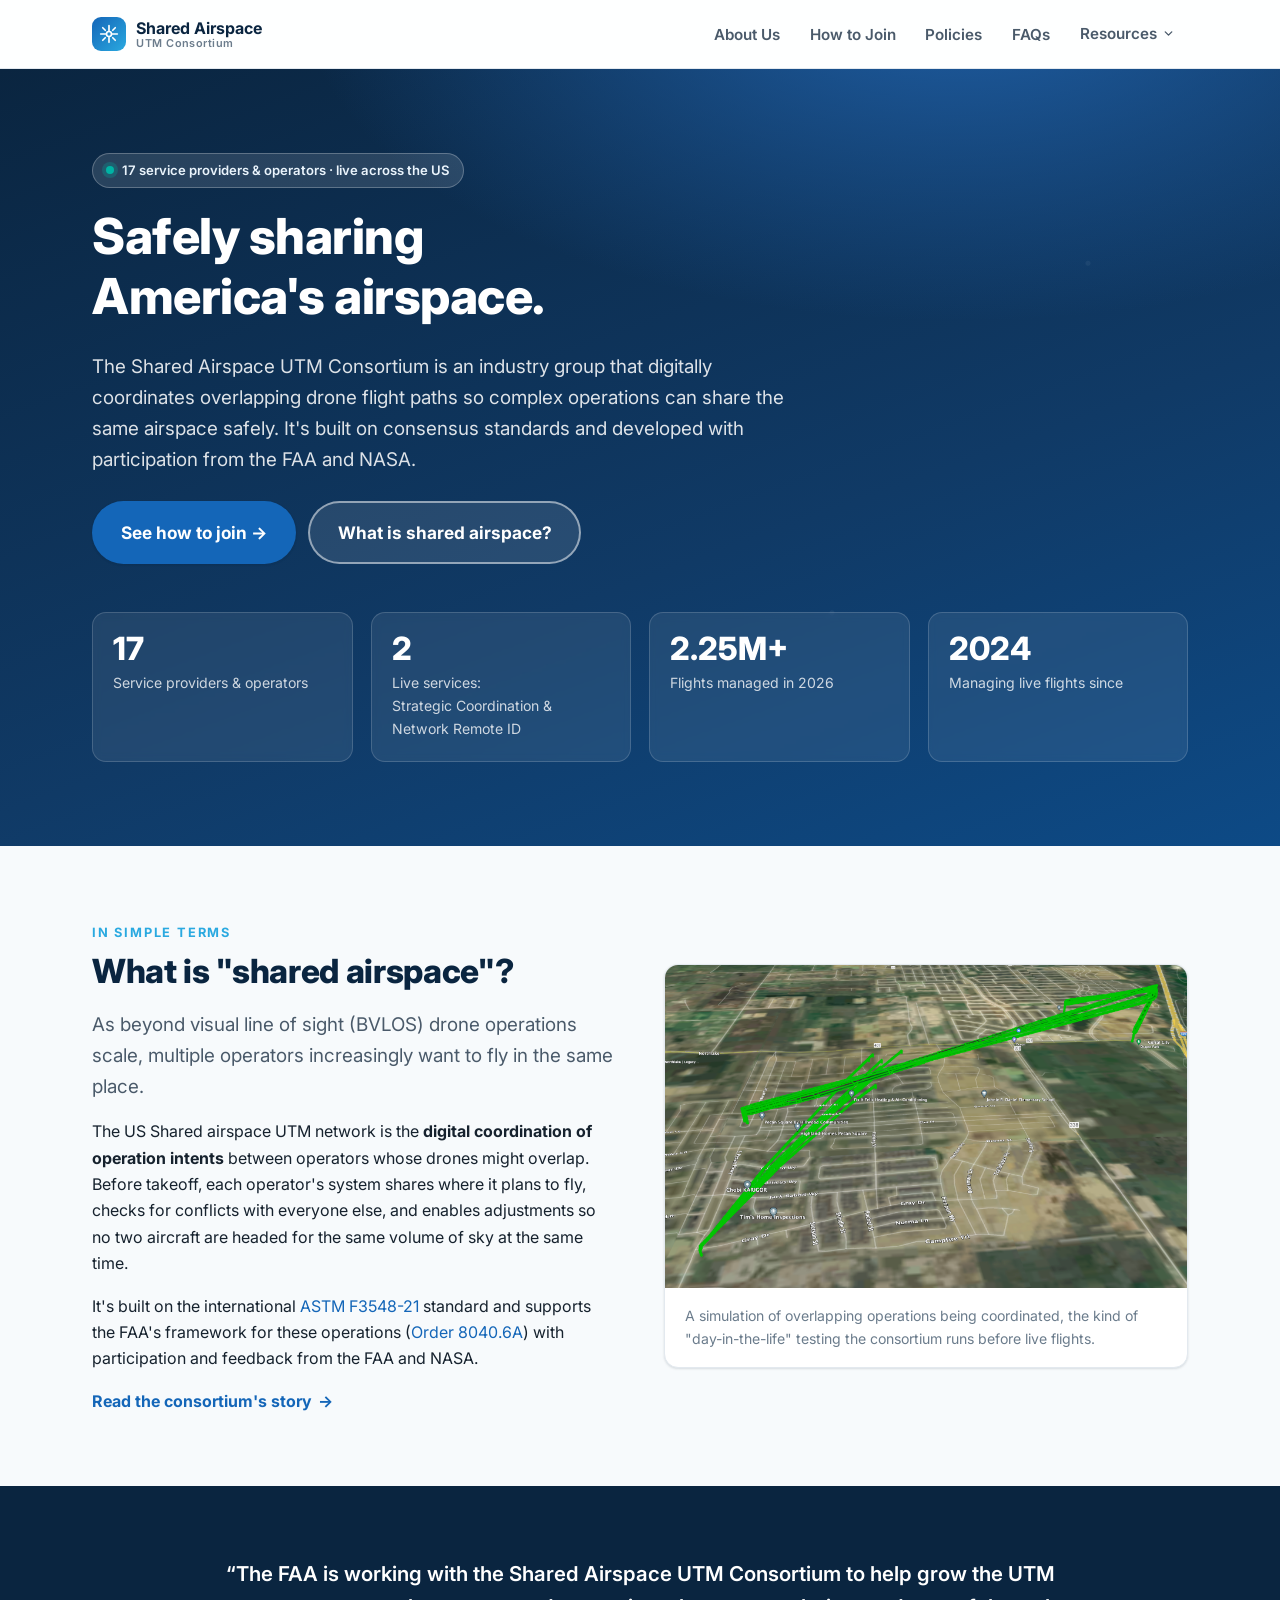
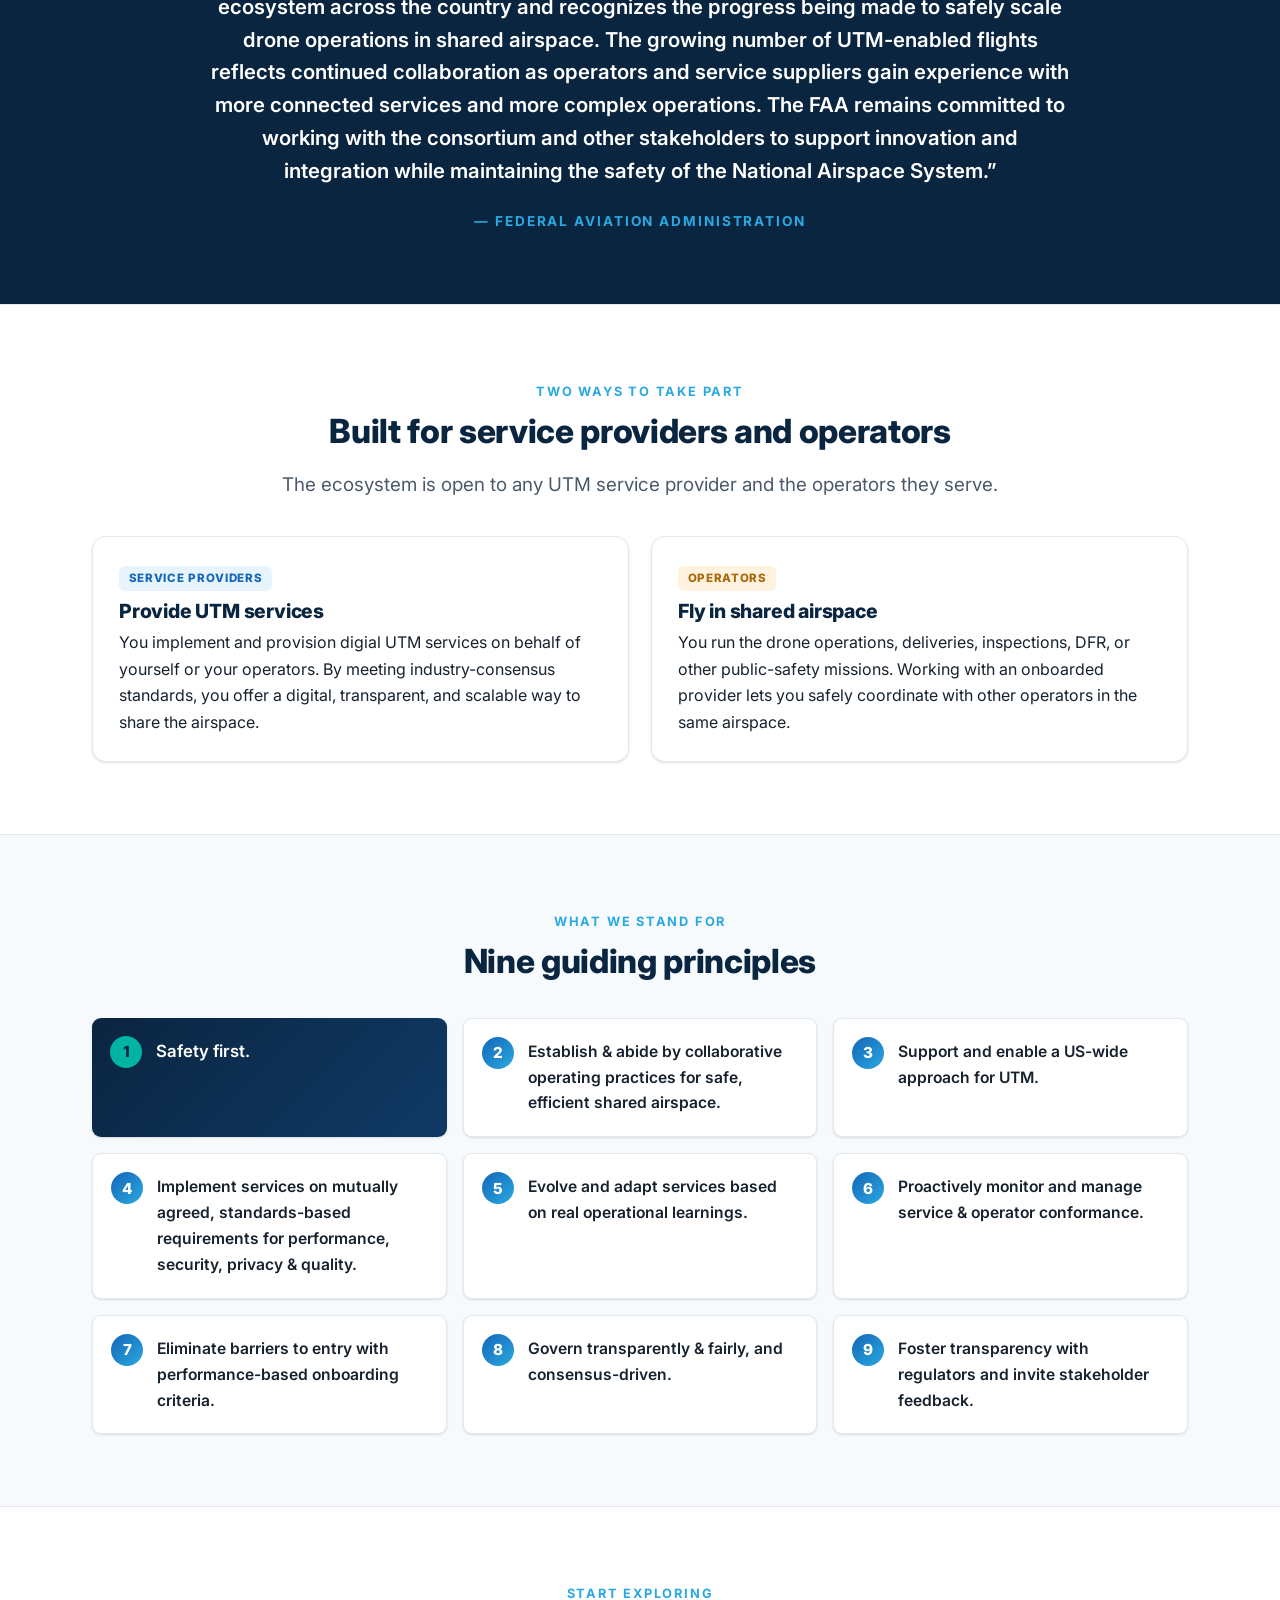
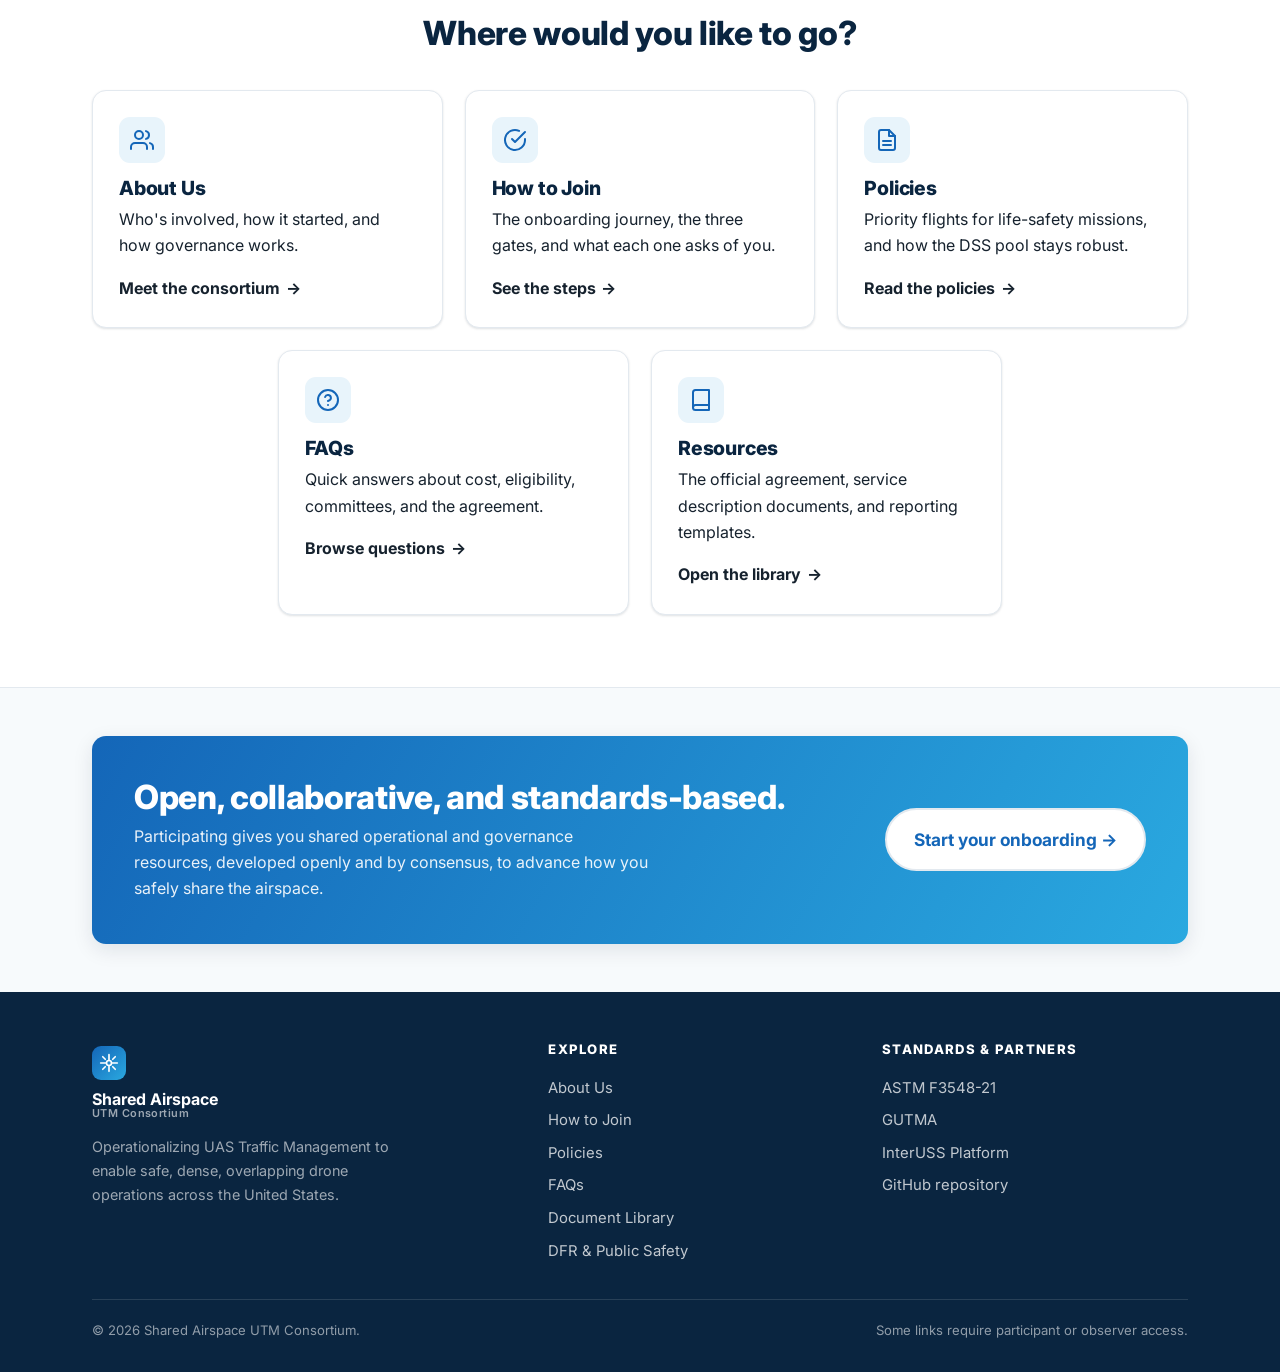
<file: site/index.html>
<!DOCTYPE html>
<html lang="en">
<head>
<meta charset="UTF-8" />
<meta name="viewport" content="width=device-width, initial-scale=1.0" />
<title>Shared Airspace UTM Consortium | Sharing the Airspace for Drones</title>
<meta name="description" content="A community of drone service providers and operators coordinating safe, shared airspace for complex drone operations across the United States." />
<link rel="preconnect" href="https://fonts.googleapis.com"><link rel="preconnect" href="https://fonts.gstatic.com" crossorigin>
<link href="https://fonts.googleapis.com/css2?family=Inter:wght@400;600;700;800&display=swap" rel="stylesheet">
<link rel="stylesheet" href="assets/css/styles.css" />
</head>
<body>

<!-- HEADER -->
<header class="site-header">
  <div class="container nav">
    <a class="brand" href="index.html" aria-label="Shared Airspace UTM Consortium home">
      <span class="mark" aria-hidden="true">
        <svg viewBox="0 0 24 24" fill="none" stroke="currentColor" stroke-width="2" stroke-linecap="round" stroke-linejoin="round"><path d="M12 2v6M12 16v6M2 12h6M16 12h6"/><circle cx="12" cy="12" r="3"/><path d="M4.5 4.5l3 3M19.5 4.5l-3 3M4.5 19.5l3-3M19.5 19.5l-3-3"/></svg>
      </span>
      <span class="brand-text"><strong>Shared Airspace</strong><small>UTM Consortium</small></span>
    </a>
    <button class="nav-toggle" aria-label="Toggle menu" aria-expanded="false" aria-controls="nav-links"><span></span></button>
    <ul class="nav-links" id="nav-links">
      <li><a href="about.html">About Us</a></li>
      <li><a href="onboarding.html">How to Join</a></li>
      <li><a href="policies.html">Policies</a></li>
      <li><a href="faqs.html">FAQs</a></li>
      <li class="nav-drop">
        <button class="nav-drop-btn" aria-expanded="false" aria-controls="nav-resources">Resources <svg viewBox="0 0 24 24" fill="none" stroke="currentColor" stroke-width="2.5" stroke-linecap="round" stroke-linejoin="round" aria-hidden="true"><polyline points="6 9 12 15 18 9"/></svg></button>
        <ul class="nav-menu" id="nav-resources">
          <li><a href="resources.html">Document Library</a></li>
          <li><a href="dfr-public-safety.html">DFR &amp; Public Safety</a></li>
        </ul>
      </li>
    </ul>
  </div>
</header>

<!-- HERO -->
<section class="hero">
  <div class="container">
    <span class="hero-badge"><span class="dot"></span> 17 service providers &amp; operators · live across the US</span>
    <h1>Safely sharing America's airspace.</h1>
    <p class="lead">The Shared Airspace UTM Consortium is an industry group that digitally coordinates overlapping drone flight paths so complex operations can share the same airspace safely. It's built on consensus standards and developed with participation from the FAA and NASA.</p>
    <div class="hero-actions">
      <a class="btn btn-primary btn-lg" href="onboarding.html">See how to join →</a>
      <a class="btn btn-ghost btn-lg" href="#what">What is shared airspace?</a>
    </div>
    <div class="stats" style="margin-top:48px">
      <div class="stat reveal"><div class="num">17</div><div class="lbl">Service providers &amp; operators</div></div>
      <div class="stat reveal"><div class="num">2</div><div class="lbl">Live services: <br> Strategic Coordination &amp; Network Remote ID</div></div>
      <div class="stat reveal"><div class="num">2.25M+</div><div class="lbl">Flights managed in 2026</div></div>
      <div class="stat reveal"><div class="num">2024</div><div class="lbl">Managing live flights since</div></div>
    </div>
  </div>
</section>

<!-- WHAT IS IT -->
<section class="section" id="what">
  <div class="container">
    <div class="grid grid-2" style="align-items:center; gap:48px">
      <div class="reveal">
        <span class="eyebrow">In simple terms</span>
        <h2>What is "shared airspace"?</h2>
        <p class="lead">As beyond visual line of sight (BVLOS) drone operations scale, multiple operators increasingly want to fly in the same place.</p>
        <p>The US Shared airspace UTM network is the <strong>digital coordination of operation intents</strong> between operators whose drones might overlap. Before takeoff, each operator's system shares where it plans to fly, checks for conflicts with everyone else, and enables adjustments so no two aircraft are headed for the same volume of sky at the same time.</p>
        <p>It's built on the international <a href="https://www.astm.org/f3548-21.html">ASTM&nbsp;F3548-21</a> standard and supports the FAA's framework for these operations (<a href="https://www.faa.gov/regulations_policies/orders_notices/index.cfm/go/document.information/documentID/1042092">Order&nbsp;8040.6A</a>) with participation and feedback from the FAA and NASA.</p>
        <a class="card-link" href="about.html">Read the consortium's story </a>
      </div>
      <div class="reveal card" style="padding:0; overflow:hidden">
        <img src="assets/img/simulation-example.png" alt="Visualization of overlapping drone operations being coordinated in shared airspace" />
        <div style="padding:16px 20px"><p class="mb-0 muted" style="font-size:.88rem">A simulation of overlapping operations being coordinated, the kind of "day-in-the-life" testing the consortium runs before live flights.</p></div>
      </div>
    </div>
  </div>
</section>

<!-- FAA QUOTE -->
<section class="section quote-band">
  <div class="container">
    <figure class="quote reveal">
      <blockquote>
        <p>“The FAA is working with the Shared Airspace UTM Consortium to help grow the UTM ecosystem across the country and recognizes the progress being made to safely scale drone operations in shared airspace. The growing number of UTM-enabled flights reflects continued collaboration as operators and service suppliers gain experience with more connected services and more complex operations. The FAA remains committed to working with the consortium and other stakeholders to support innovation and integration while maintaining the safety of the National Airspace System.”</p>
      </blockquote>
      <figcaption>Federal Aviation Administration</figcaption>
    </figure>
  </div>
</section>

<!-- HOW IT WORKS / PATHS -->
<section class="section section--alt">
  <div class="container">
    <div class="center measure" style="margin:0 auto 36px">
      <span class="eyebrow">Two ways to take part</span>
      <h2>Built for service providers and operators</h2>
      <p class="lead">The ecosystem is open to any UTM service provider and the operators they serve.</p>
    </div>
    <div class="grid grid-2">
      <div class="card hover reveal">
        <span class="role-tag sp">Service Providers</span>
        <h3>Provide UTM services</h3>
        <p>You implement and provision digial UTM services on behalf of yourself or your operators. By meeting industry-consensus standards, you offer a digital, transparent, and scalable way to share the airspace.</p>
      </div>
      <div class="card hover reveal">
        <span class="role-tag op">Operators</span>
        <h3>Fly in shared airspace</h3>
        <p>You run the drone operations, deliveries, inspections, DFR, or other public-safety missions. Working with an onboarded provider lets you safely coordinate with other operators in the same airspace.</p>
      </div>
    </div>
  </div>
</section>

<!-- GUIDING PRINCIPLES -->
<section class="section">
  <div class="container">
    <div class="center measure" style="margin:0 auto 36px">
      <span class="eyebrow">What we stand for</span>
      <h2>Nine guiding principles</h2>
    </div>
    <div class="principles">
      <div class="principle lead-principle reveal"><p>Safety first.</p></div>
      <div class="principle reveal"><p>Establish &amp; abide by collaborative operating practices for safe, efficient shared airspace.</p></div>
      <div class="principle reveal"><p>Support and enable a US-wide approach for UTM.</p></div>
      <div class="principle reveal"><p>Implement services on mutually agreed, standards-based requirements for performance, security, privacy &amp; quality.</p></div>
      <div class="principle reveal"><p>Evolve and adapt services based on real operational learnings.</p></div>
      <div class="principle reveal"><p>Proactively monitor and manage service &amp; operator conformance.</p></div>
      <div class="principle reveal"><p>Eliminate barriers to entry with performance-based onboarding criteria.</p></div>
      <div class="principle reveal"><p>Govern transparently &amp; fairly, and consensus-driven.</p></div>
      <div class="principle reveal"><p>Foster transparency with regulators and invite stakeholder feedback.</p></div>
    </div>
  </div>
</section>

<!-- EXPLORE CARDS -->
<section class="section section--alt">
  <div class="container">
    <div class="center measure" style="margin:0 auto 36px">
      <span class="eyebrow">Start exploring</span>
      <h2>Where would you like to go?</h2>
    </div>
    <div class="grid grid-center">
      <a href="about.html" class="card hover reveal" style="color:inherit">
        <div class="ico"><svg viewBox="0 0 24 24" fill="none" stroke="currentColor" stroke-width="2" stroke-linecap="round" stroke-linejoin="round"><path d="M17 21v-2a4 4 0 0 0-4-4H5a4 4 0 0 0-4 4v2"/><circle cx="9" cy="7" r="4"/><path d="M23 21v-2a4 4 0 0 0-3-3.87M16 3.13a4 4 0 0 1 0 7.75"/></svg></div>
        <h3>About Us</h3>
        <p>Who's involved, how it started, and how governance works.</p>
        <span class="card-link">Meet the consortium</span>
      </a>
      <a href="onboarding.html" class="card hover reveal" style="color:inherit">
        <div class="ico"><svg viewBox="0 0 24 24" fill="none" stroke="currentColor" stroke-width="2" stroke-linecap="round" stroke-linejoin="round"><path d="M22 11.08V12a10 10 0 1 1-5.93-9.14"/><polyline points="22 4 12 14.01 9 11.01"/></svg></div>
        <h3>How to Join</h3>
        <p>The onboarding journey, the three gates, and what each one asks of you.</p>
        <span class="card-link">See the steps</span>
      </a>
      <a href="policies.html" class="card hover reveal" style="color:inherit">
        <div class="ico"><svg viewBox="0 0 24 24" fill="none" stroke="currentColor" stroke-width="2" stroke-linecap="round" stroke-linejoin="round"><path d="M14 2H6a2 2 0 0 0-2 2v16a2 2 0 0 0 2 2h12a2 2 0 0 0 2-2V8z"/><polyline points="14 2 14 8 20 8"/><line x1="16" y1="13" x2="8" y2="13"/><line x1="16" y1="17" x2="8" y2="17"/></svg></div>
        <h3>Policies</h3>
        <p>Priority flights for life-safety missions, and how the DSS pool stays robust.</p>
        <span class="card-link">Read the policies</span>
      </a>
      <a href="faqs.html" class="card hover reveal" style="color:inherit">
        <div class="ico"><svg viewBox="0 0 24 24" fill="none" stroke="currentColor" stroke-width="2" stroke-linecap="round" stroke-linejoin="round"><circle cx="12" cy="12" r="10"/><path d="M9.09 9a3 3 0 0 1 5.83 1c0 2-3 3-3 3"/><line x1="12" y1="17" x2="12.01" y2="17"/></svg></div>
        <h3>FAQs</h3>
        <p>Quick answers about cost, eligibility, committees, and the agreement.</p>
        <span class="card-link">Browse questions</span>
      </a>
      <a href="resources.html" class="card hover reveal" style="color:inherit">
        <div class="ico"><svg viewBox="0 0 24 24" fill="none" stroke="currentColor" stroke-width="2" stroke-linecap="round" stroke-linejoin="round"><path d="M4 19.5A2.5 2.5 0 0 1 6.5 17H20"/><path d="M6.5 2H20v20H6.5A2.5 2.5 0 0 1 4 19.5v-15A2.5 2.5 0 0 1 6.5 2z"/></svg></div>
        <h3>Resources</h3>
        <p>The official agreement, service description documents, and reporting templates.</p>
        <span class="card-link">Open the library</span>
      </a>
    </div>
  </div>
</section>

<!-- CTA BAND -->
<section class="section--tight">
  <div class="container">
    <div class="cta-band reveal">
      <div>
        <h2>Open, collaborative, and standards-based.</h2>
        <p>Participating gives you shared operational and governance resources, developed openly and by consensus, to advance how you safely share the airspace.</p>
      </div>
      <a class="btn btn-outline btn-lg" href="onboarding.html">Start your onboarding →</a>
    </div>
  </div>
</section>

<!-- FOOTER -->
<footer class="site-footer">
  <div class="container">
    <div class="foot-grid">
      <div class="foot-brand">
        <a class="brand" href="index.html" style="color:#fff; margin-bottom:12px">
          <span class="mark" aria-hidden="true"><svg viewBox="0 0 24 24" fill="none" stroke="currentColor" stroke-width="2" stroke-linecap="round" stroke-linejoin="round"><path d="M12 2v6M12 16v6M2 12h6M16 12h6"/><circle cx="12" cy="12" r="3"/><path d="M4.5 4.5l3 3M19.5 4.5l-3 3M4.5 19.5l3-3M19.5 19.5l-3-3"/></svg></span>
          <span class="brand-text"><strong style="color:#fff">Shared Airspace</strong><small style="color:rgba(255,255,255,.6)">UTM Consortium</small></span>
        </a>
        <p>Operationalizing UAS Traffic Management to enable safe, dense, overlapping drone operations across the United States.</p>
      </div>
      <div>
        <h4>Explore</h4>
        <a href="about.html">About Us</a>
        <a href="onboarding.html">How to Join</a>
        <a href="policies.html">Policies</a>
        <a href="faqs.html">FAQs</a>
        <a href="resources.html">Document Library</a>
        <a href="dfr-public-safety.html">DFR &amp; Public Safety</a>
      </div>
      <div>
        <h4>Standards &amp; partners</h4>
        <a href="https://www.astm.org/f3548-21.html">ASTM F3548-21</a>
        <a href="https://gutma.org/">GUTMA</a>
        <a href="https://interussplatform.org/">InterUSS Platform</a>
        <a href="https://github.com/utmimplementationus/getstarted">GitHub repository</a>
      </div>
    </div>
    <div class="foot-bottom">
      <span>© 2026 Shared Airspace UTM Consortium.</span>
      <span>Some links require participant or observer access.</span>
    </div>
  </div>
</footer>
<script src="assets/js/main.js"></script>
</body>
</html>
</file>
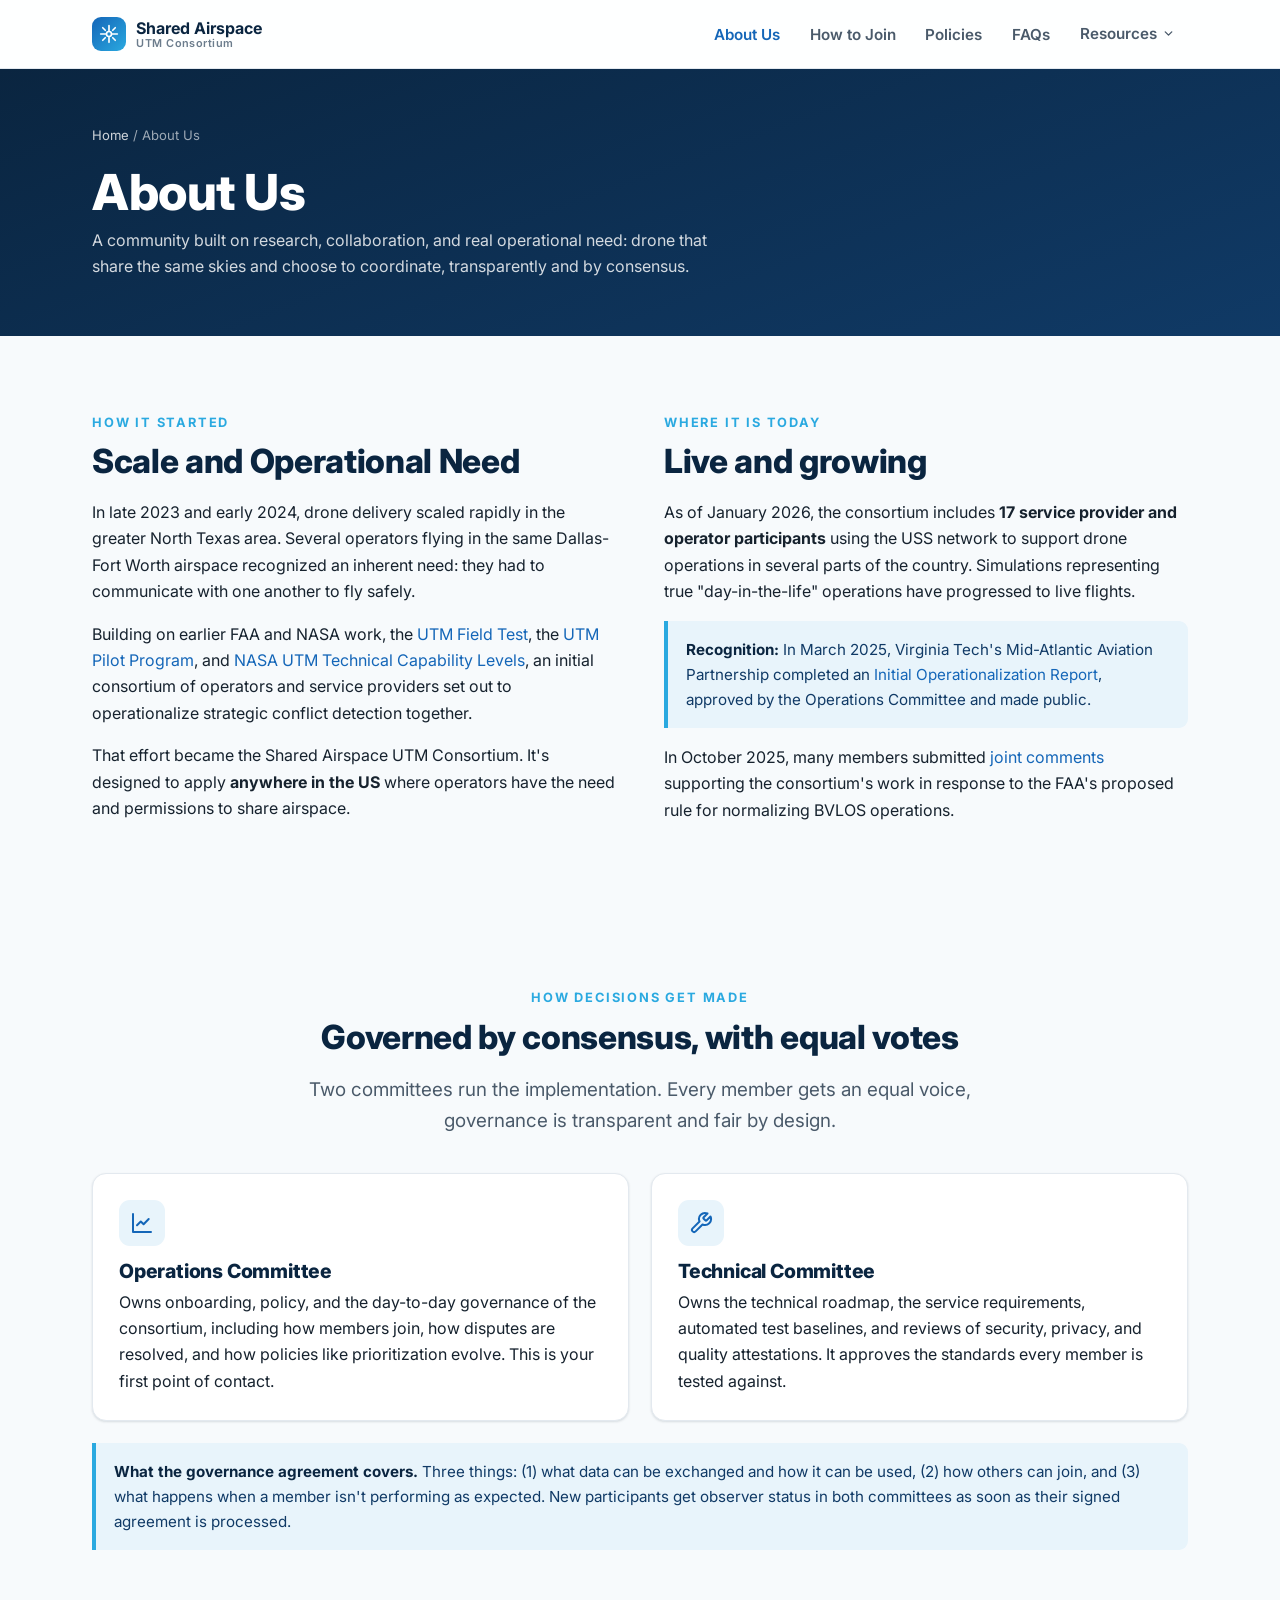
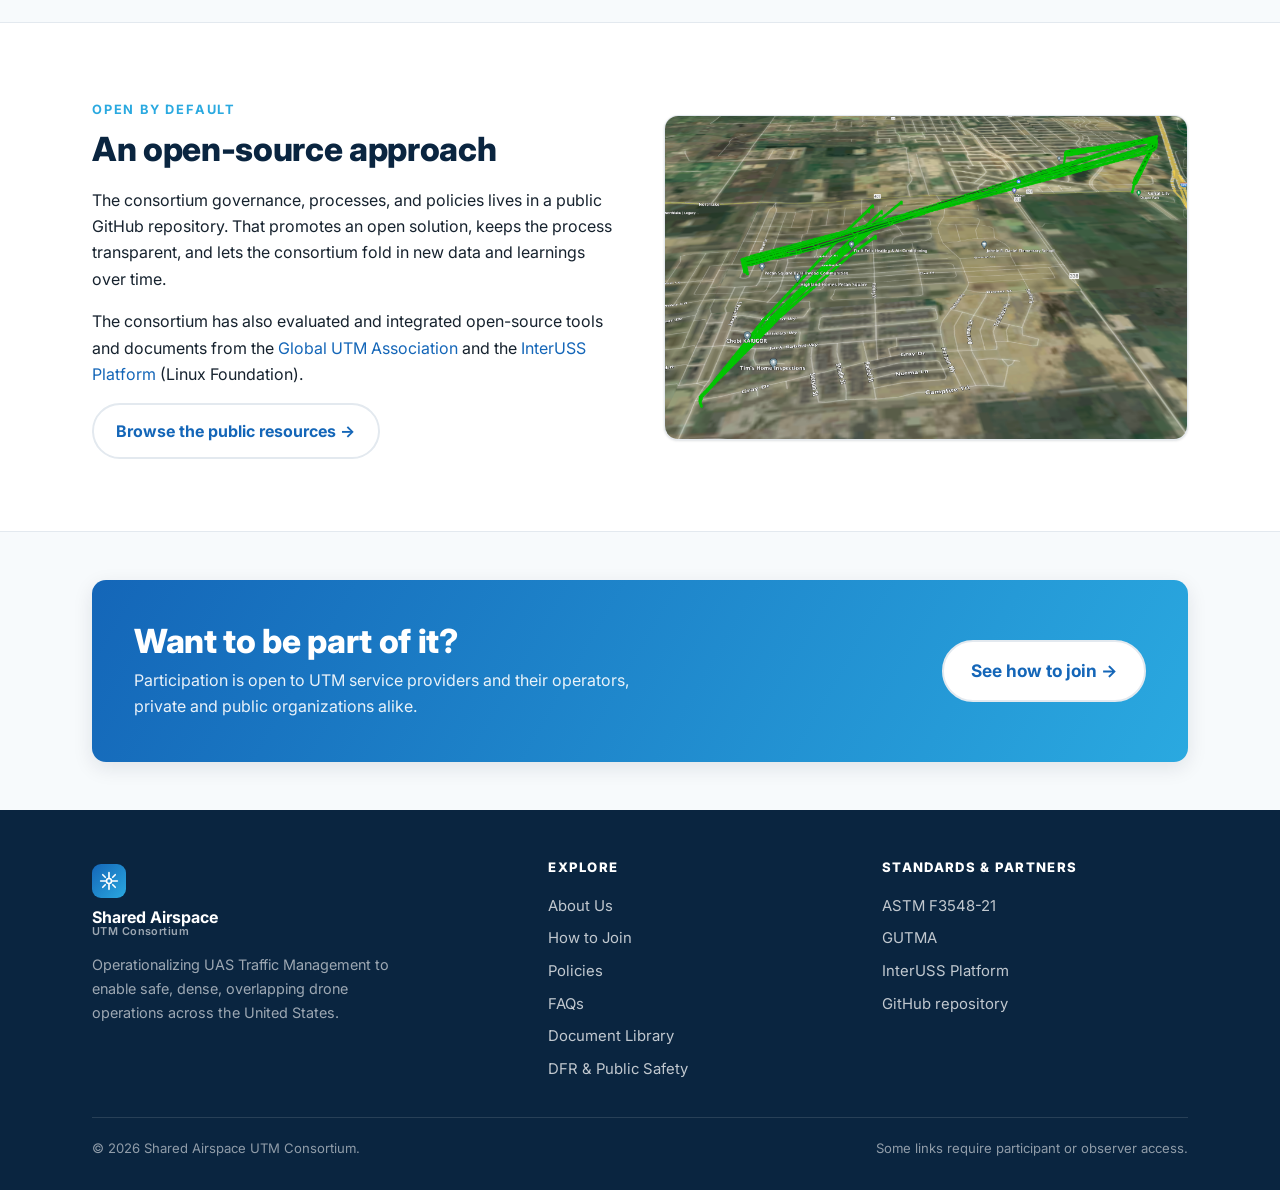
<file: site/about.html>
<!DOCTYPE html>
<html lang="en">
<head>
<meta charset="UTF-8" />
<meta name="viewport" content="width=device-width, initial-scale=1.0" />
<title>About Us | Shared Airspace UTM Consortium</title>
<meta name="description" content="Who's in the Shared Airspace UTM Consortium, how it started in North Texas, and how it's governed." />
<link rel="preconnect" href="https://fonts.googleapis.com"><link rel="preconnect" href="https://fonts.gstatic.com" crossorigin>
<link href="https://fonts.googleapis.com/css2?family=Inter:wght@400;600;700;800&display=swap" rel="stylesheet">
<link rel="stylesheet" href="assets/css/styles.css" />
</head>
<body>

<header class="site-header">
  <div class="container nav">
    <a class="brand" href="index.html" aria-label="Shared Airspace UTM Consortium home">
      <span class="mark" aria-hidden="true"><svg viewBox="0 0 24 24" fill="none" stroke="currentColor" stroke-width="2" stroke-linecap="round" stroke-linejoin="round"><path d="M12 2v6M12 16v6M2 12h6M16 12h6"/><circle cx="12" cy="12" r="3"/><path d="M4.5 4.5l3 3M19.5 4.5l-3 3M4.5 19.5l3-3M19.5 19.5l-3-3"/></svg></span>
      <span class="brand-text"><strong>Shared Airspace</strong><small>UTM Consortium</small></span>
    </a>
    <button class="nav-toggle" aria-label="Toggle menu" aria-expanded="false" aria-controls="nav-links"><span></span></button>
    <ul class="nav-links" id="nav-links">
      <li><a href="about.html">About Us</a></li>
      <li><a href="onboarding.html">How to Join</a></li>
      <li><a href="policies.html">Policies</a></li>
      <li><a href="faqs.html">FAQs</a></li>
      <li class="nav-drop">
        <button class="nav-drop-btn" aria-expanded="false" aria-controls="nav-resources">Resources <svg viewBox="0 0 24 24" fill="none" stroke="currentColor" stroke-width="2.5" stroke-linecap="round" stroke-linejoin="round" aria-hidden="true"><polyline points="6 9 12 15 18 9"/></svg></button>
        <ul class="nav-menu" id="nav-resources">
          <li><a href="resources.html">Document Library</a></li>
          <li><a href="dfr-public-safety.html">DFR &amp; Public Safety</a></li>
        </ul>
      </li>
    </ul>
  </div>
</header>

<section class="page-hero">
  <div class="container">
    <div class="breadcrumb"><a href="index.html">Home</a> / About Us</div>
    <h1>About Us</h1>
    <p>A community built on research, collaboration, and real operational need: drone that share the same skies and choose to coordinate, transparently and by consensus.</p>
  </div>
</section>

<!-- STORY -->
<section class="section">
  <div class="container grid grid-2" style="gap:48px; align-items:start">
    <div class="reveal">
      <span class="eyebrow">How it started</span>
      <h2>Scale and Operational Need</h2>
      <p>In late 2023 and early 2024, drone delivery scaled rapidly in the greater North&nbsp;Texas area. Several operators flying in the same Dallas-Fort Worth airspace recognized an inherent need: they had to communicate with one another to fly safely.</p>
      <p>Building on earlier FAA and NASA work, the <a href="https://www.faa.gov/uas/research_development/traffic_management/field_test">UTM Field Test</a>, the <a href="https://www.faa.gov/uas/research_development/traffic_management/utm_pilot_program">UTM Pilot Program</a>, and <a href="https://www.nasa.gov/directorates/armd/past-armd-projects/utm-project/">NASA UTM Technical Capability Levels</a>, an initial consortium of operators and service providers set out to operationalize strategic conflict detection together.</p>
      <p>That effort became the Shared Airspace UTM Consortium. It's designed to apply <strong>anywhere in the US</strong> where operators have the need and permissions to share airspace.</p>
    </div>
    <div class="reveal">
      <span class="eyebrow">Where it is today</span>
      <h2>Live and growing</h2>
      <p>As of January 2026, the consortium includes <strong>17 service provider and operator participants</strong> using the USS network to support drone operations in several parts of the country. Simulations representing true "day-in-the-life" operations have progressed to live flights.</p>
      <div class="note" style="margin-bottom:16px"><strong>Recognition:</strong> In March 2025, Virginia Tech's Mid-Atlantic Aviation Partnership completed an <a href="https://github.com/utmimplementationus/getstarted/blob/main/docs/Shared_Airspace_Report_v1_FINAL.pdf">Initial Operationalization Report</a>, approved by the Operations Committee and made public.</div>
      <p>In October 2025, many members submitted <a href="https://www.regulations.gov/comment/FAA-2025-1908-2544">joint comments</a> supporting the consortium's work in response to the FAA's proposed rule for normalizing BVLOS operations.</p>
    </div>
  </div>
</section>

<!-- MEMBERS (Remove for now) -->


<!-- GOVERNANCE -->
<section class="section">
  <div class="container">
    <div class="center measure" style="margin:0 auto 36px">
      <span class="eyebrow">How decisions get made</span>
      <h2>Governed by consensus, with equal votes</h2>
      <p class="lead">Two committees run the implementation. Every member gets an equal voice, governance is transparent and fair by design.</p>
    </div>
    <div class="grid grid-2">
      <div class="card reveal">
        <div class="ico"><svg viewBox="0 0 24 24" fill="none" stroke="currentColor" stroke-width="2" stroke-linecap="round" stroke-linejoin="round"><path d="M3 3v18h18"/><path d="M18.7 8l-5.1 5.2-2.8-2.7L7 14.3"/></svg></div>
        <h3>Operations Committee</h3>
        <p>Owns onboarding, policy, and the day-to-day governance of the consortium, including how members join, how disputes are resolved, and how policies like prioritization evolve. This is your first point of contact.</p>
      </div>
      <div class="card reveal">
        <div class="ico"><svg viewBox="0 0 24 24" fill="none" stroke="currentColor" stroke-width="2" stroke-linecap="round" stroke-linejoin="round"><path d="M14.7 6.3a1 1 0 0 0 0 1.4l1.6 1.6a1 1 0 0 0 1.4 0l3.77-3.77a6 6 0 0 1-7.94 7.94l-6.91 6.91a2.12 2.12 0 0 1-3-3l6.91-6.91a6 6 0 0 1 7.94-7.94l-3.76 3.76z"/></svg></div>
        <h3>Technical Committee</h3>
        <p>Owns the technical roadmap, the service requirements, automated test baselines, and reviews of security, privacy, and quality attestations. It approves the standards every member is tested against.</p>
      </div>
    </div>
    <div class="note reveal" style="margin-top:22px">
      <strong>What the governance agreement covers.</strong> Three things: (1) what data can be exchanged and how it can be used, (2) how others can join, and (3) what happens when a member isn't performing as expected. New participants get observer status in both committees as soon as their signed agreement is processed.
    </div>
  </div>
</section>

<!-- OPEN SOURCE -->
<section class="section section--alt">
  <div class="container grid grid-2" style="gap:48px; align-items:center">
    <div class="reveal">
      <span class="eyebrow">Open by default</span>
      <h2>An open-source approach</h2>
      <p>The consortium governance, processes, and policies lives in a public GitHub repository. That promotes an open solution, keeps the process transparent, and lets the consortium fold in new data and learnings over time.</p>
      <p>The consortium has also evaluated and integrated open-source tools and documents from the <a href="https://gutma.org/">Global UTM Association</a> and the <a href="https://interussplatform.org/">InterUSS Platform</a> (Linux Foundation).</p>
      <a class="btn btn-outline" href="resources.html">Browse the public resources →</a>
    </div>
    <div class="card reveal" style="padding:0; overflow:hidden">
      <img src="assets/img/simulation-example.png" alt="Simulation of overlapping drone operations" />
    </div>
  </div>
</section>

<section class="section--tight">
  <div class="container">
    <div class="cta-band reveal">
      <div><h2>Want to be part of it?</h2><p>Participation is open to UTM service providers and their operators, private and public organizations alike.</p></div>
      <a class="btn btn-outline btn-lg" href="onboarding.html">See how to join →</a>
    </div>
  </div>
</section>

<footer class="site-footer">
  <div class="container">
    <div class="foot-grid">
      <div class="foot-brand">
        <a class="brand" href="index.html" style="color:#fff; margin-bottom:12px"><span class="mark" aria-hidden="true"><svg viewBox="0 0 24 24" fill="none" stroke="currentColor" stroke-width="2" stroke-linecap="round" stroke-linejoin="round"><path d="M12 2v6M12 16v6M2 12h6M16 12h6"/><circle cx="12" cy="12" r="3"/><path d="M4.5 4.5l3 3M19.5 4.5l-3 3M4.5 19.5l3-3M19.5 19.5l-3-3"/></svg></span><span class="brand-text"><strong style="color:#fff">Shared Airspace</strong><small style="color:rgba(255,255,255,.6)">UTM Consortium</small></span></a>
        <p>Operationalizing UAS Traffic Management to enable safe, dense, overlapping drone operations across the United States.</p>
      </div>
      <div><h4>Explore</h4><a href="about.html">About Us</a><a href="onboarding.html">How to Join</a><a href="policies.html">Policies</a><a href="faqs.html">FAQs</a><a href="resources.html">Document Library</a><a href="dfr-public-safety.html">DFR &amp; Public Safety</a></div>
      <div><h4>Standards &amp; partners</h4><a href="https://www.astm.org/f3548-21.html">ASTM F3548-21</a><a href="https://gutma.org/">GUTMA</a><a href="https://interussplatform.org/">InterUSS Platform</a><a href="https://github.com/utmimplementationus/getstarted">GitHub repository</a></div>
    </div>
    <div class="foot-bottom"><span>© 2026 Shared Airspace UTM Consortium.</span><span>Some links require participant or observer access.</span></div>
  </div>
</footer>
<script src="assets/js/main.js"></script>
</body>
</html>
</file>
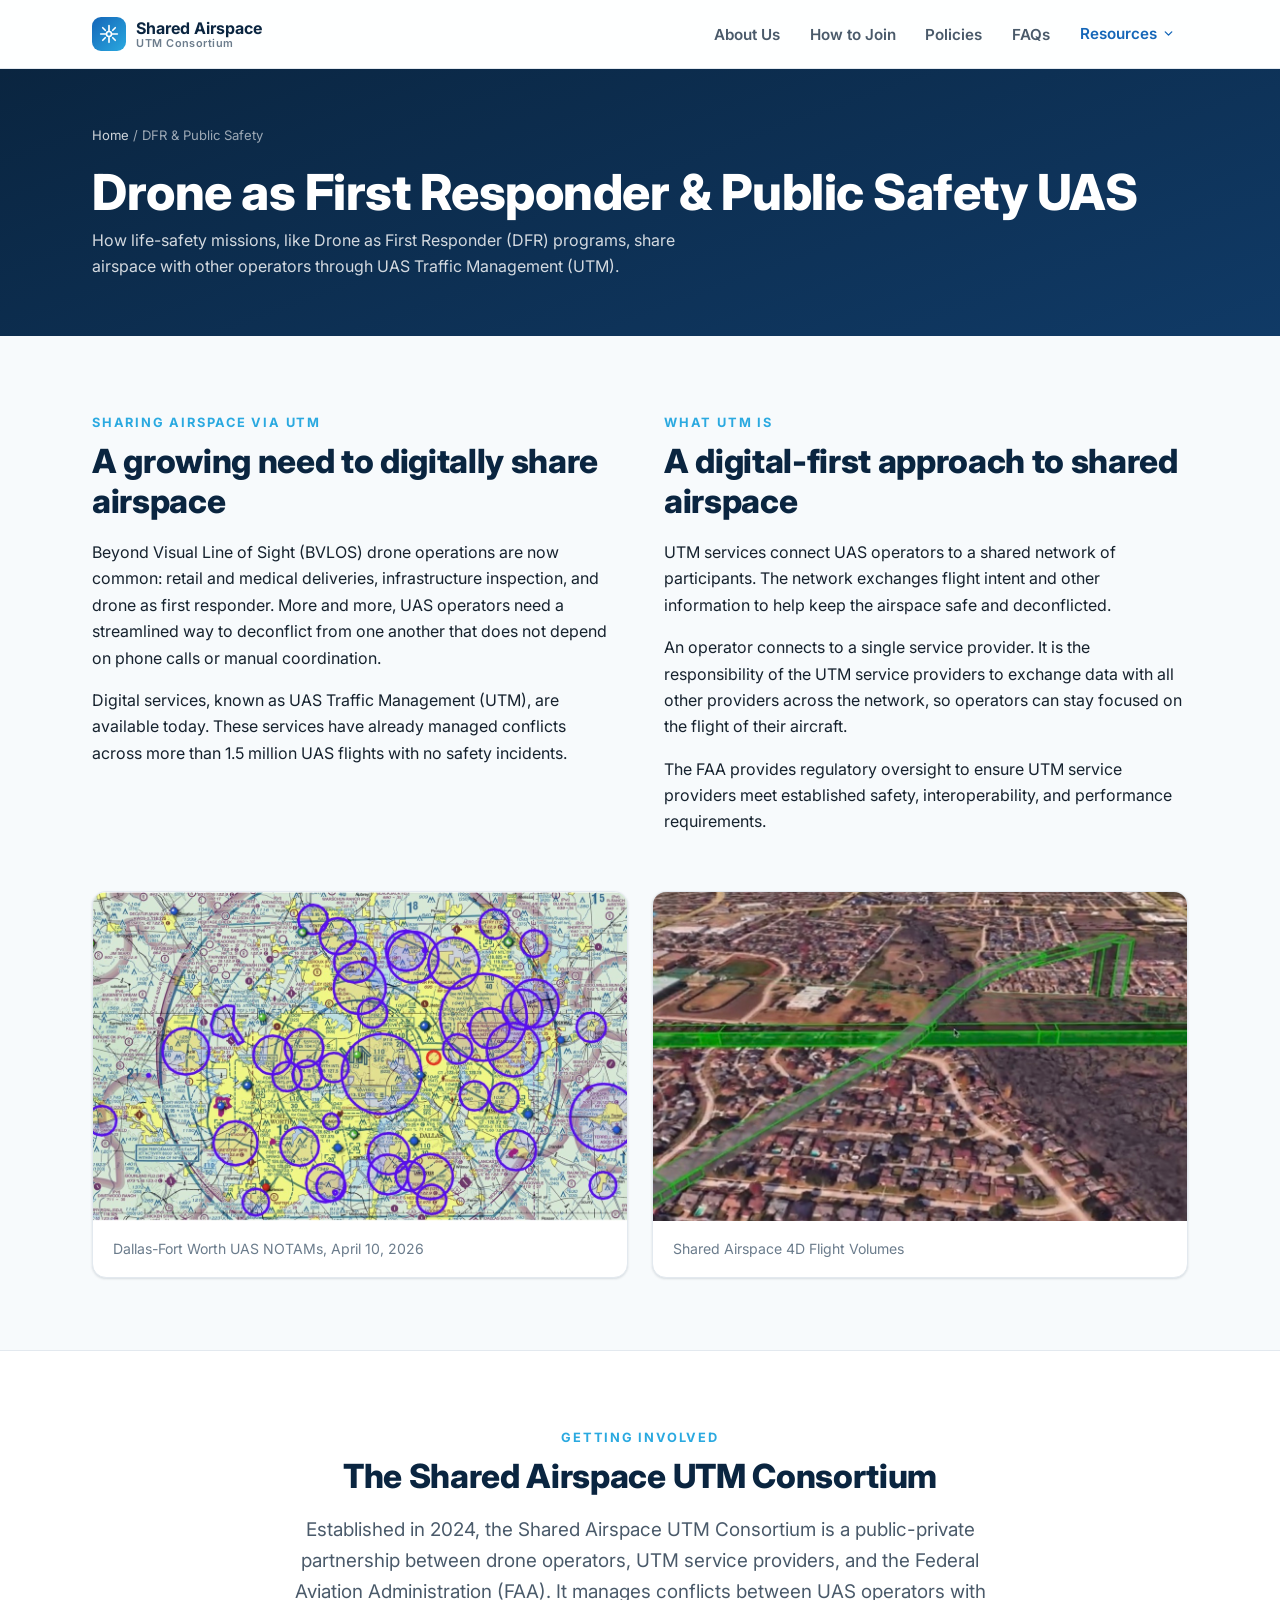
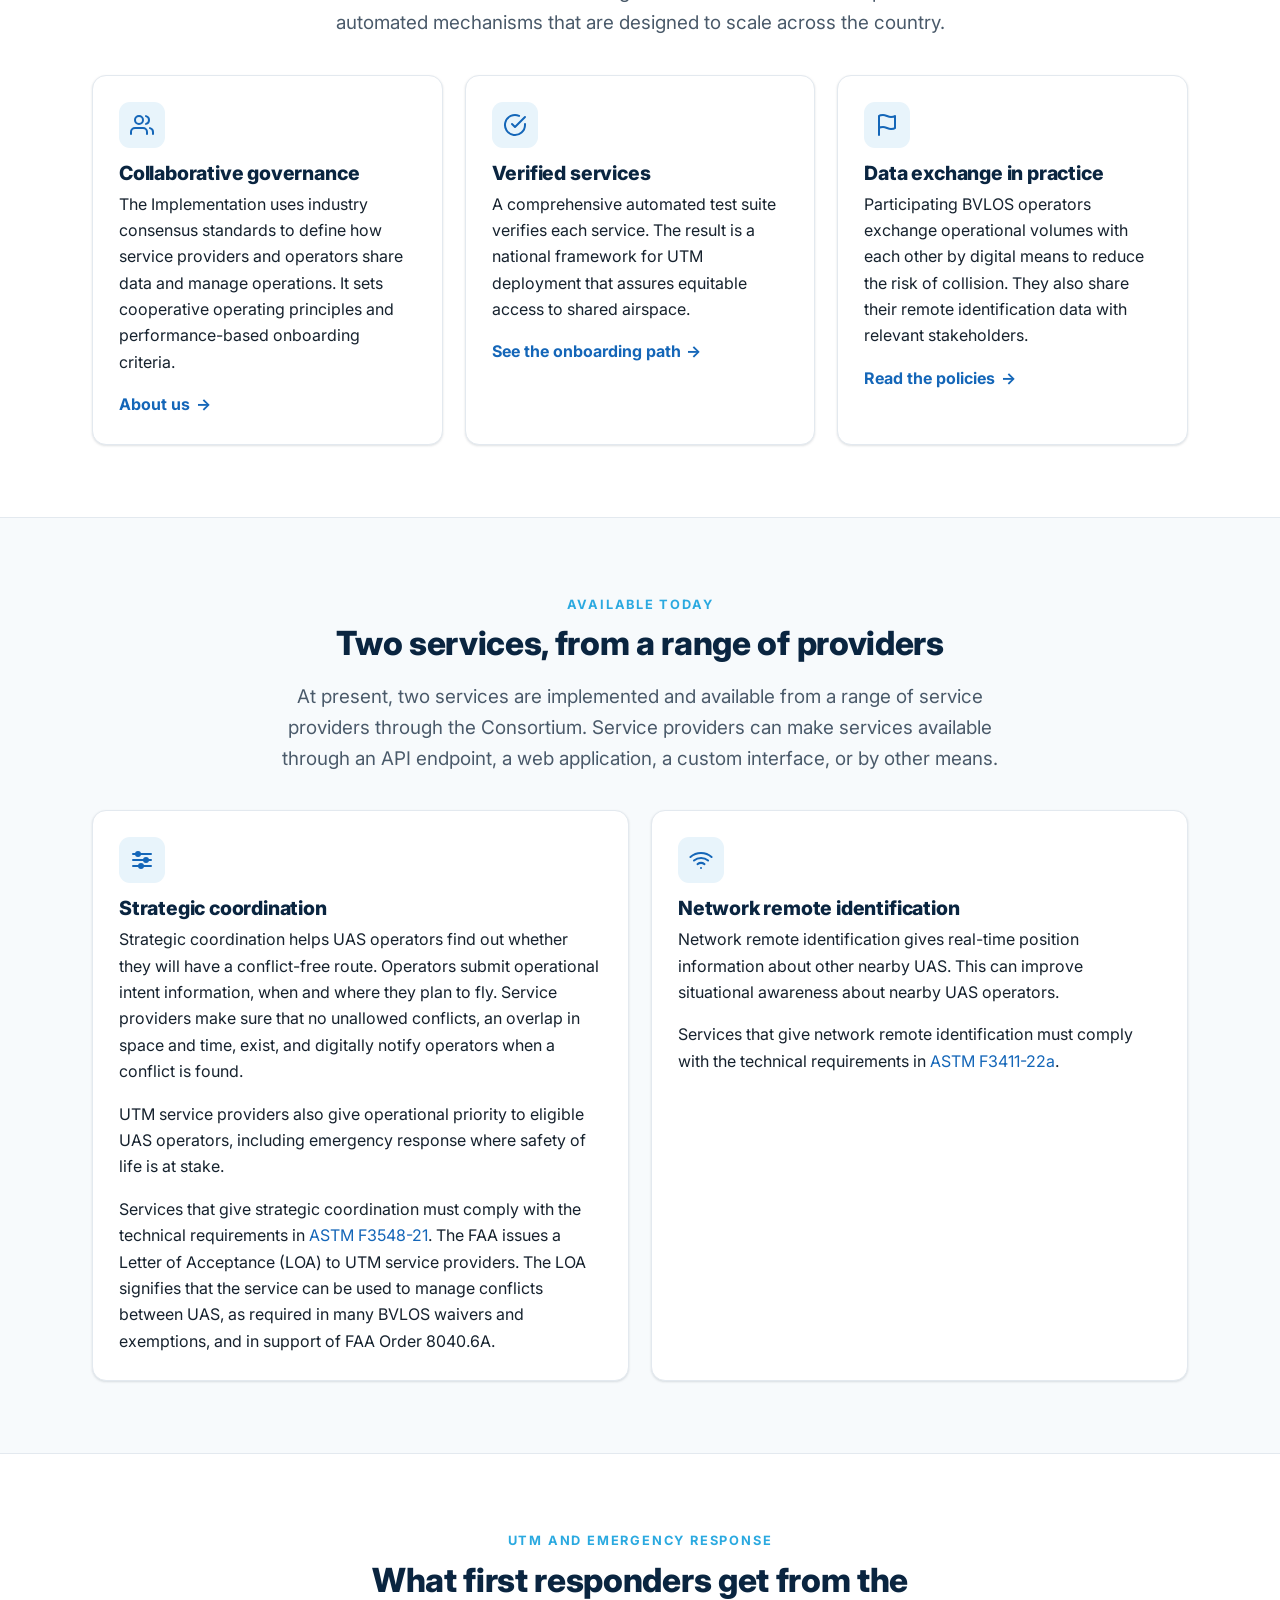
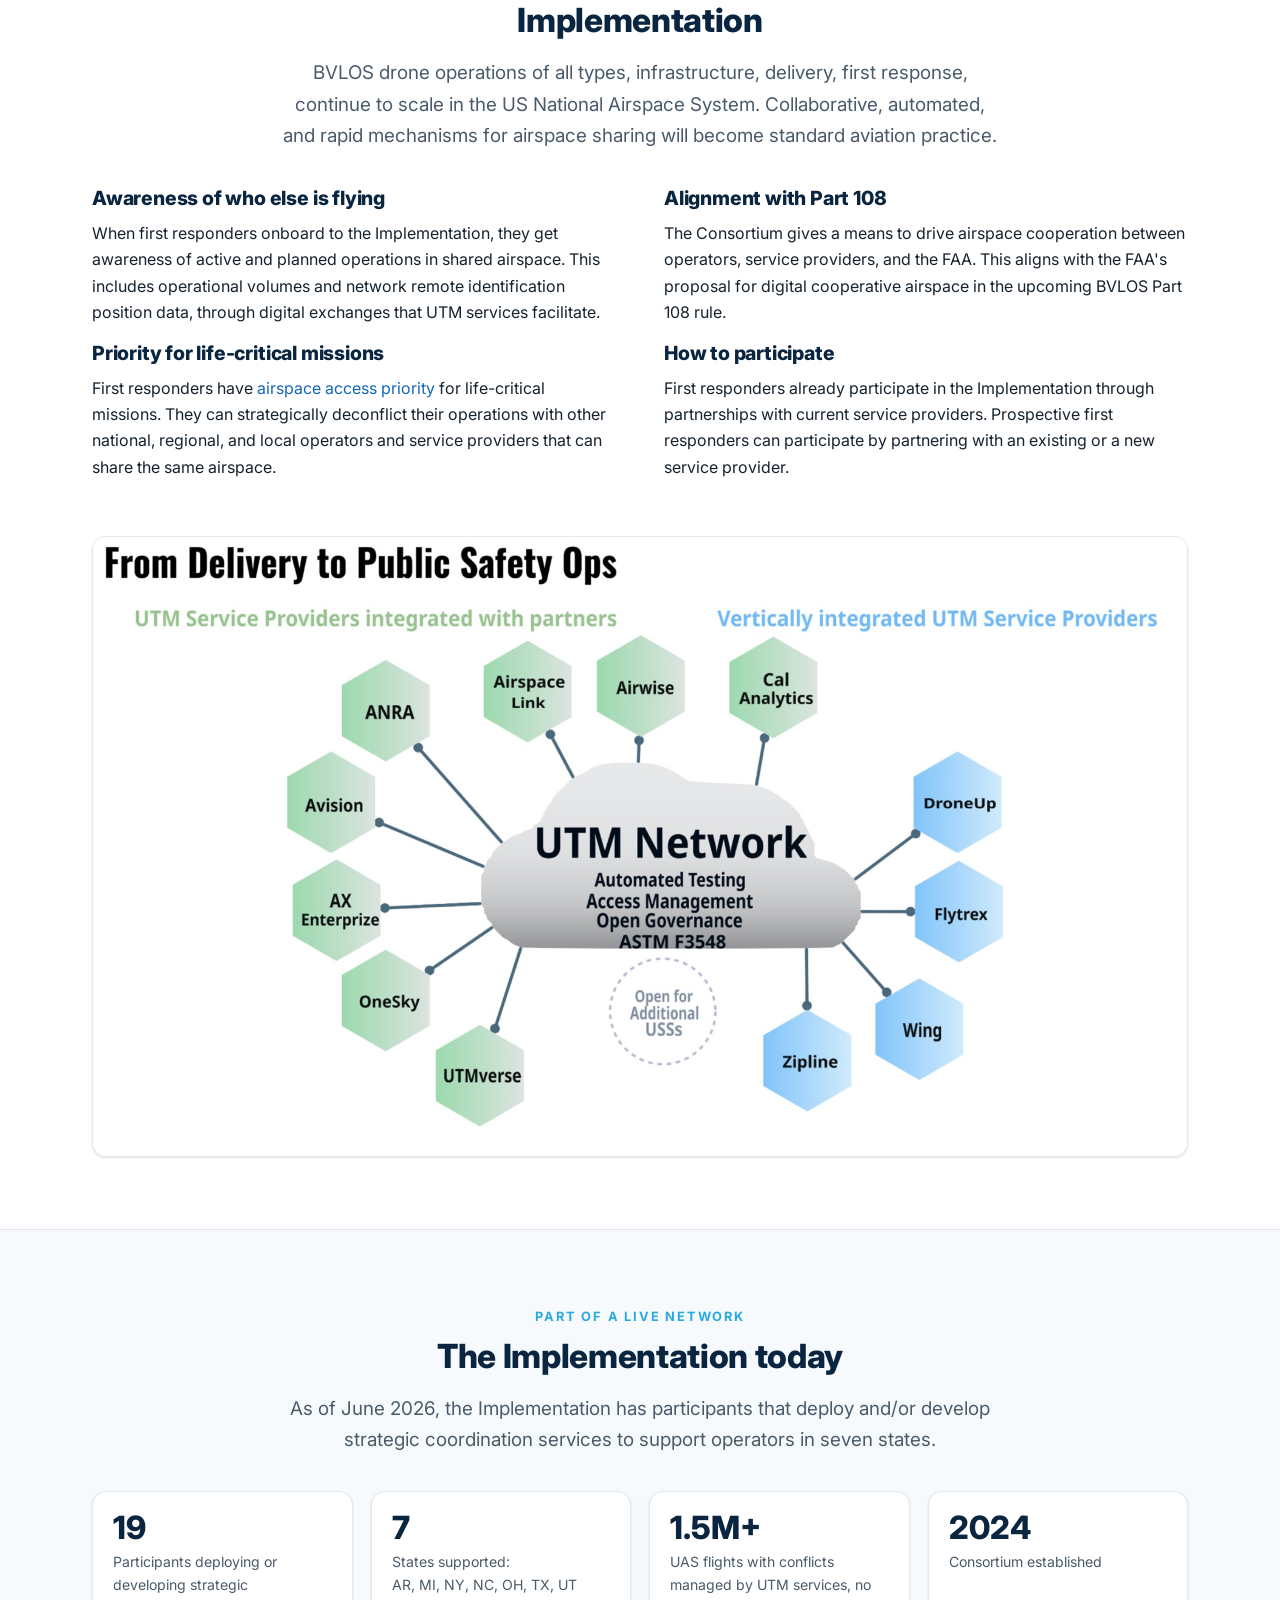
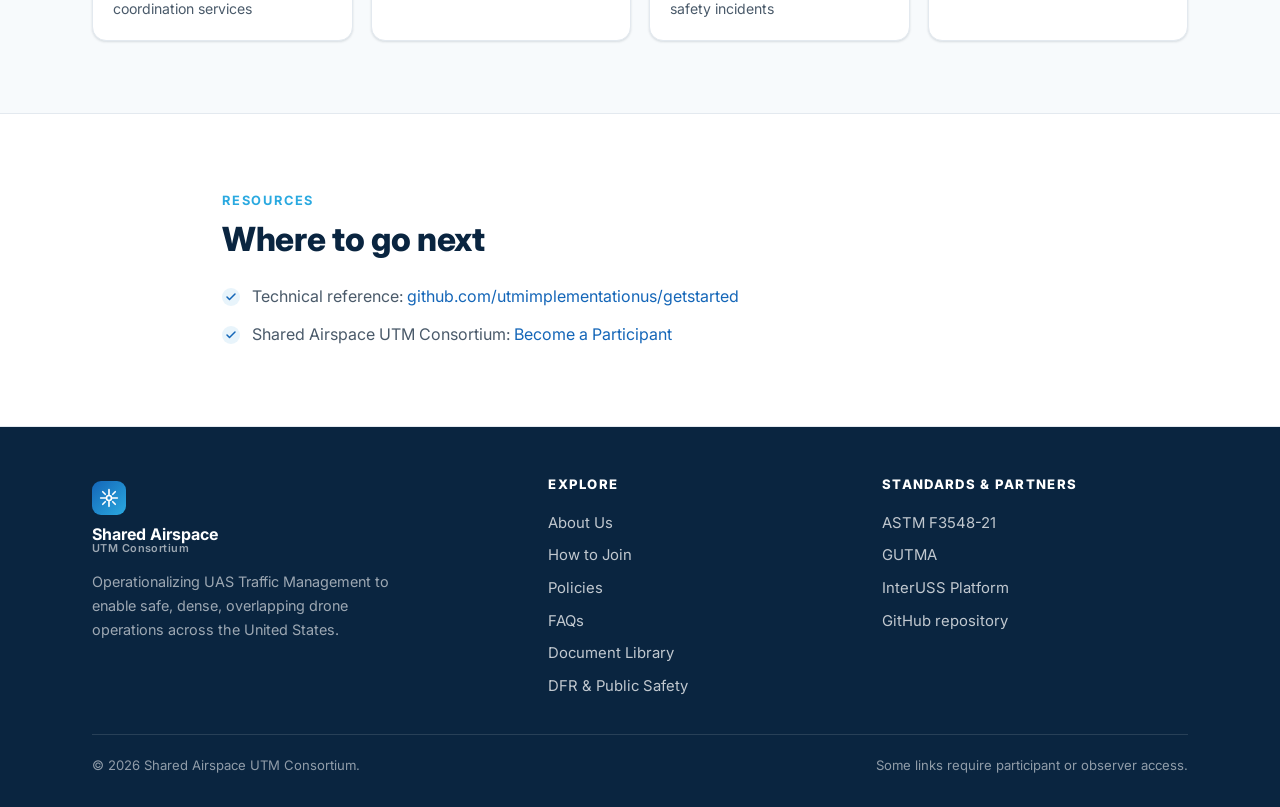
<file: site/dfr-public-safety.html>
<!DOCTYPE html>
<html lang="en">
<head>
<meta charset="UTF-8" />
<meta name="viewport" content="width=device-width, initial-scale=1.0" />
<title>DFR / Public Safety UAS | Shared Airspace UTM Consortium</title>
<meta name="description" content="How Drone as First Responder (DFR) and other public safety UAS missions share airspace through UAS Traffic Management (UTM), and how first responders join the Shared Airspace UTM Consortium." />
<link rel="preconnect" href="https://fonts.googleapis.com"><link rel="preconnect" href="https://fonts.gstatic.com" crossorigin>
<link href="https://fonts.googleapis.com/css2?family=Inter:wght@400;600;700;800&display=swap" rel="stylesheet">
<link rel="stylesheet" href="assets/css/styles.css" />
</head>
<body>

<header class="site-header">
  <div class="container nav">
    <a class="brand" href="index.html" aria-label="Shared Airspace UTM Consortium home">
      <span class="mark" aria-hidden="true"><svg viewBox="0 0 24 24" fill="none" stroke="currentColor" stroke-width="2" stroke-linecap="round" stroke-linejoin="round"><path d="M12 2v6M12 16v6M2 12h6M16 12h6"/><circle cx="12" cy="12" r="3"/><path d="M4.5 4.5l3 3M19.5 4.5l-3 3M4.5 19.5l3-3M19.5 19.5l-3-3"/></svg></span>
      <span class="brand-text"><strong>Shared Airspace</strong><small>UTM Consortium</small></span>
    </a>
    <button class="nav-toggle" aria-label="Toggle menu" aria-expanded="false" aria-controls="nav-links"><span></span></button>
    <ul class="nav-links" id="nav-links">
      <li><a href="about.html">About Us</a></li>
      <li><a href="onboarding.html">How to Join</a></li>
      <li><a href="policies.html">Policies</a></li>
      <li><a href="faqs.html">FAQs</a></li>
      <li class="nav-drop">
        <button class="nav-drop-btn" aria-expanded="false" aria-controls="nav-resources">Resources <svg viewBox="0 0 24 24" fill="none" stroke="currentColor" stroke-width="2.5" stroke-linecap="round" stroke-linejoin="round" aria-hidden="true"><polyline points="6 9 12 15 18 9"/></svg></button>
        <ul class="nav-menu" id="nav-resources">
          <li><a href="resources.html">Document Library</a></li>
          <li><a href="dfr-public-safety.html">DFR &amp; Public Safety</a></li>
        </ul>
      </li>
    </ul>
  </div>
</header>

<section class="page-hero">
  <div class="container">
    <div class="breadcrumb"><a href="index.html">Home</a> / DFR &amp; Public Safety</div>
    <h1>Drone as First Responder &amp; Public Safety UAS</h1>
    <p>How life-safety missions, like Drone as First Responder (DFR) programs, share airspace with other operators through UAS Traffic Management (UTM).</p>
  </div>
</section>

<!-- THE NEED -->
<section class="section">
  <div class="container grid grid-2" style="gap:48px; align-items:start">
    <div class="reveal">
      <span class="eyebrow">Sharing airspace via UTM</span>
      <h2>A growing need to digitally share airspace</h2>
      <p>Beyond Visual Line of Sight (BVLOS) drone operations are now common: retail and medical deliveries, infrastructure inspection, and drone as first responder. More and more, UAS operators need a streamlined way to deconflict from one another that does not depend on phone calls or manual coordination.</p>
      <p>Digital services, known as UAS Traffic Management (UTM), are available today. These services have already managed conflicts across more than 1.5 million UAS flights with no safety incidents.</p>
    </div>
    <div class="reveal">
      <span class="eyebrow">What UTM is</span>
      <h2>A digital-first approach to shared airspace</h2>
      <p>UTM services connect UAS operators to a shared network of participants. The network exchanges flight intent and other information to help keep the airspace safe and deconflicted.</p>
      <p>An operator connects to a single service provider. It is the responsibility of the UTM service providers to exchange data with all other providers across the network, so operators can stay focused on the flight of their aircraft.</p>
      <p>The FAA provides regulatory oversight to ensure UTM service providers meet established safety, interoperability, and performance requirements.</p>
    </div>
  </div>
  <div class="container grid grid-2" style="gap:24px; margin-top:40px">
    <figure class="card reveal" style="padding:0; overflow:hidden; margin:0">
      <img src="assets/img/dfw-uas-notams.jpg" alt="Sectional chart of the Dallas-Fort Worth area overlaid with dozens of circular UAS NOTAM areas" />
      <figcaption class="muted" style="padding:16px 20px; font-size:.88rem">Dallas-Fort Worth UAS NOTAMs, April 10, 2026</figcaption>
    </figure>
    <figure class="card reveal" style="padding:0; overflow:hidden; margin:0">
      <img src="assets/img/shared-airspace-4d-volumes.jpg" alt="Aerial view of a suburban area with green 4D flight volumes drawn along roads and corridors" />
      <figcaption class="muted" style="padding:16px 20px; font-size:.88rem">Shared Airspace 4D Flight Volumes</figcaption>
    </figure>
  </div>
</section>

<!-- THE IMPLEMENTATION -->
<section class="section section--alt">
  <div class="container">
    <div class="center measure" style="margin:0 auto 36px">
      <span class="eyebrow">Getting involved</span>
      <h2>The Shared Airspace UTM Consortium</h2>
      <p class="lead">Established in 2024, the Shared Airspace UTM Consortium is a public-private partnership between drone operators, UTM service providers, and the Federal Aviation Administration (FAA). It manages conflicts between UAS operators with automated mechanisms that are designed to scale across the country.</p>
    </div>
    <div class="grid grid-3">
      <div class="card reveal">
        <div class="ico"><svg viewBox="0 0 24 24" fill="none" stroke="currentColor" stroke-width="2" stroke-linecap="round" stroke-linejoin="round"><path d="M17 21v-2a4 4 0 0 0-4-4H5a4 4 0 0 0-4 4v2"/><circle cx="9" cy="7" r="4"/><path d="M23 21v-2a4 4 0 0 0-3-3.87M16 3.13a4 4 0 0 1 0 7.75"/></svg></div>
        <h3>Collaborative governance</h3>
        <p>The Implementation uses industry consensus standards to define how service providers and operators share data and manage operations. It sets cooperative operating principles and performance-based onboarding criteria.</p>
        <a class="card-link" href="about.html">About us</a>
      </div>
      <div class="card reveal">
        <div class="ico"><svg viewBox="0 0 24 24" fill="none" stroke="currentColor" stroke-width="2" stroke-linecap="round" stroke-linejoin="round"><path d="M22 11.08V12a10 10 0 1 1-5.93-9.14"/><polyline points="22 4 12 14.01 9 11.01"/></svg></div>
        <h3>Verified services</h3>
        <p>A comprehensive automated test suite verifies each service. The result is a national framework for UTM deployment that assures equitable access to shared airspace.</p>
        <a class="card-link" href="onboarding.html">See the onboarding path</a>
      </div>
      <div class="card reveal">
        <div class="ico"><svg viewBox="0 0 24 24" fill="none" stroke="currentColor" stroke-width="2" stroke-linecap="round" stroke-linejoin="round"><path d="M4 15s1-1 4-1 5 2 8 2 4-1 4-1V3s-1 1-4 1-5-2-8-2-4 1-4 1z"/><line x1="4" y1="22" x2="4" y2="15"/></svg></div>
        <h3>Data exchange in practice</h3>
        <p>Participating BVLOS operators exchange operational volumes with each other by digital means to reduce the risk of collision. They also share their remote identification data with relevant stakeholders.</p>
        <a class="card-link" href="policies.html">Read the policies</a>
      </div>
    </div>
  </div>
</section>

<!-- THE TWO SERVICES -->
<section class="section">
  <div class="container">
    <div class="center measure" style="margin:0 auto 36px">
      <span class="eyebrow">Available today</span>
      <h2>Two services, from a range of providers</h2>
      <p class="lead">At present, two services are implemented and available from a range of service providers through the Consortium. Service providers can make services available through an API endpoint, a web application, a custom interface, or by other means.</p>
    </div>
    <div class="grid grid-2">
      <div class="card reveal">
        <div class="ico"><svg viewBox="0 0 24 24" fill="none" stroke="currentColor" stroke-width="2" stroke-linecap="round" stroke-linejoin="round"><path d="M3 6h18M3 12h18M3 18h18"/><circle cx="8" cy="6" r="2" fill="currentColor"/><circle cx="16" cy="12" r="2" fill="currentColor"/><circle cx="11" cy="18" r="2" fill="currentColor"/></svg></div>
        <h3>Strategic coordination</h3>
        <p>Strategic coordination helps UAS operators find out whether they will have a conflict-free route. Operators submit operational intent information, when and where they plan to fly. Service providers make sure that no unallowed conflicts, an overlap in space and time, exist, and digitally notify operators when a conflict is found.</p>
        <p>UTM service providers also give operational priority to eligible UAS operators, including emergency response where safety of life is at stake.</p>
        <p>Services that give strategic coordination must comply with the technical requirements in <a href="https://www.astm.org/f3548-21.html">ASTM F3548-21</a>. The FAA issues a Letter of Acceptance (LOA) to UTM service providers. The LOA signifies that the service can be used to manage conflicts between UAS, as required in many BVLOS waivers and exemptions, and in support of FAA Order 8040.6A.</p>
      </div>
      <div class="card reveal">
        <div class="ico"><svg viewBox="0 0 24 24" fill="none" stroke="currentColor" stroke-width="2" stroke-linecap="round" stroke-linejoin="round"><path d="M5 12.55a11 11 0 0 1 14.08 0M1.42 9a16 16 0 0 1 21.16 0M8.53 16.11a6 6 0 0 1 6.95 0"/><line x1="12" y1="20" x2="12.01" y2="20"/></svg></div>
        <h3>Network remote identification</h3>
        <p>Network remote identification gives real-time position information about other nearby UAS. This can improve situational awareness about nearby UAS operators.</p>
        <p>Services that give network remote identification must comply with the technical requirements in <a href="https://www.astm.org/f3411-22a.html">ASTM F3411-22a</a>.</p>
      </div>
    </div>
  </div>
</section>

<!-- UTM AND EMERGENCY RESPONSE -->
<section class="section section--alt">
  <div class="container">
    <div class="center measure" style="margin:0 auto 36px">
      <span class="eyebrow">UTM and emergency response</span>
      <h2>What first responders get from the Implementation</h2>
      <p class="lead">BVLOS drone operations of all types, infrastructure, delivery, first response, continue to scale in the US National Airspace System. Collaborative, automated, and rapid mechanisms for airspace sharing will become standard aviation practice.</p>
    </div>
    <div class="grid grid-2" style="gap:48px; align-items:start">
      <div class="reveal">
        <h3>Awareness of who else is flying</h3>
        <p>When first responders onboard to the Implementation, they get awareness of active and planned operations in shared airspace. This includes operational volumes and network remote identification position data, through digital exchanges that UTM services facilitate.</p>
        <h3>Priority for life-critical missions</h3>
        <p>First responders have <a href="policies.html#prioritization">airspace access priority</a> for life-critical missions. They can strategically deconflict their operations with other national, regional, and local operators and service providers that can share the same airspace.</p>
      </div>
      <div class="reveal">
        <h3>Alignment with Part 108</h3>
        <p>The Consortium gives a means to drive airspace cooperation between operators, service providers, and the FAA. This aligns with the FAA's proposal for digital cooperative airspace in the upcoming BVLOS Part 108 rule.</p>
        <h3>How to participate</h3>
        <p>First responders already participate in the Implementation through partnerships with current service providers. Prospective first responders can participate by partnering with an existing or a new service provider.</p>
      </div>
    </div>
    <figure class="card reveal" style="padding:0; overflow:hidden; margin:40px 0 0">
      <img src="assets/img/utm-network-providers.jpg" alt="Diagram titled From Delivery to Public Safety Ops. UTM service providers integrated with partners (ANRA, Airspace Link, Airwise, Cal Analytics, Avision, AX Enterprize, OneSky, UTMverse) and vertically integrated UTM service providers (DroneUp, Flytrex, Wing, Zipline) connect to a central UTM Network that provides automated testing, access management, open governance, and ASTM F3548 conformance, and remains open for additional USSs." />
    </figure>
  </div>
</section>

<!-- STATS TIE-IN -->
<section class="section">
  <div class="container">
    <div class="center measure" style="margin:0 auto 36px">
      <span class="eyebrow">Part of a live network</span>
      <h2>The Implementation today</h2>
      <p class="lead">As of June 2026, the Implementation has participants that deploy and/or develop strategic coordination services to support operators in seven states.</p>
    </div>
    <div class="stats stats--light">
      <div class="stat reveal"><div class="num">19</div><div class="lbl">Participants deploying or developing strategic coordination services</div></div>
      <div class="stat reveal"><div class="num">7</div><div class="lbl">States supported: <br> AR, MI, NY, NC, OH, TX, UT</div></div>
      <div class="stat reveal"><div class="num">1.5M+</div><div class="lbl">UAS flights with conflicts managed by UTM services, no safety incidents</div></div>
      <div class="stat reveal"><div class="num">2024</div><div class="lbl">Consortium established</div></div>
    </div>
  </div>
</section>

<!-- RESOURCES -->
<section class="section section--alt">
  <div class="container" style="max-width:880px">
    <span class="eyebrow">Resources</span>
    <h2>Where to go next</h2>
    <ul class="checklist reveal">
      <li>Technical reference: <a href="https://github.com/utmimplementationus/getstarted">github.com/utmimplementationus/getstarted</a></li>
      <li>Shared Airspace UTM Consortium: <a href="onboarding.html">Become a Participant</a></li>
    </ul>
  </div>
</section>

<footer class="site-footer">
  <div class="container">
    <div class="foot-grid">
      <div class="foot-brand">
        <a class="brand" href="index.html" style="color:#fff; margin-bottom:12px"><span class="mark" aria-hidden="true"><svg viewBox="0 0 24 24" fill="none" stroke="currentColor" stroke-width="2" stroke-linecap="round" stroke-linejoin="round"><path d="M12 2v6M12 16v6M2 12h6M16 12h6"/><circle cx="12" cy="12" r="3"/><path d="M4.5 4.5l3 3M19.5 4.5l-3 3M4.5 19.5l3-3M19.5 19.5l-3-3"/></svg></span><span class="brand-text"><strong style="color:#fff">Shared Airspace</strong><small style="color:rgba(255,255,255,.6)">UTM Consortium</small></span></a>
        <p>Operationalizing UAS Traffic Management to enable safe, dense, overlapping drone operations across the United States.</p>
      </div>
      <div><h4>Explore</h4><a href="about.html">About Us</a><a href="onboarding.html">How to Join</a><a href="policies.html">Policies</a><a href="faqs.html">FAQs</a><a href="resources.html">Document Library</a><a href="dfr-public-safety.html">DFR &amp; Public Safety</a></div>
      <div><h4>Standards &amp; partners</h4><a href="https://www.astm.org/f3548-21.html">ASTM F3548-21</a><a href="https://gutma.org/">GUTMA</a><a href="https://interussplatform.org/">InterUSS Platform</a><a href="https://github.com/utmimplementationus/getstarted">GitHub repository</a></div>
    </div>
    <div class="foot-bottom"><span>© 2026 Shared Airspace UTM Consortium.</span><span>Some links require participant or observer access.</span></div>
  </div>
</footer>
<script src="assets/js/main.js"></script>
</body>
</html>
</file>
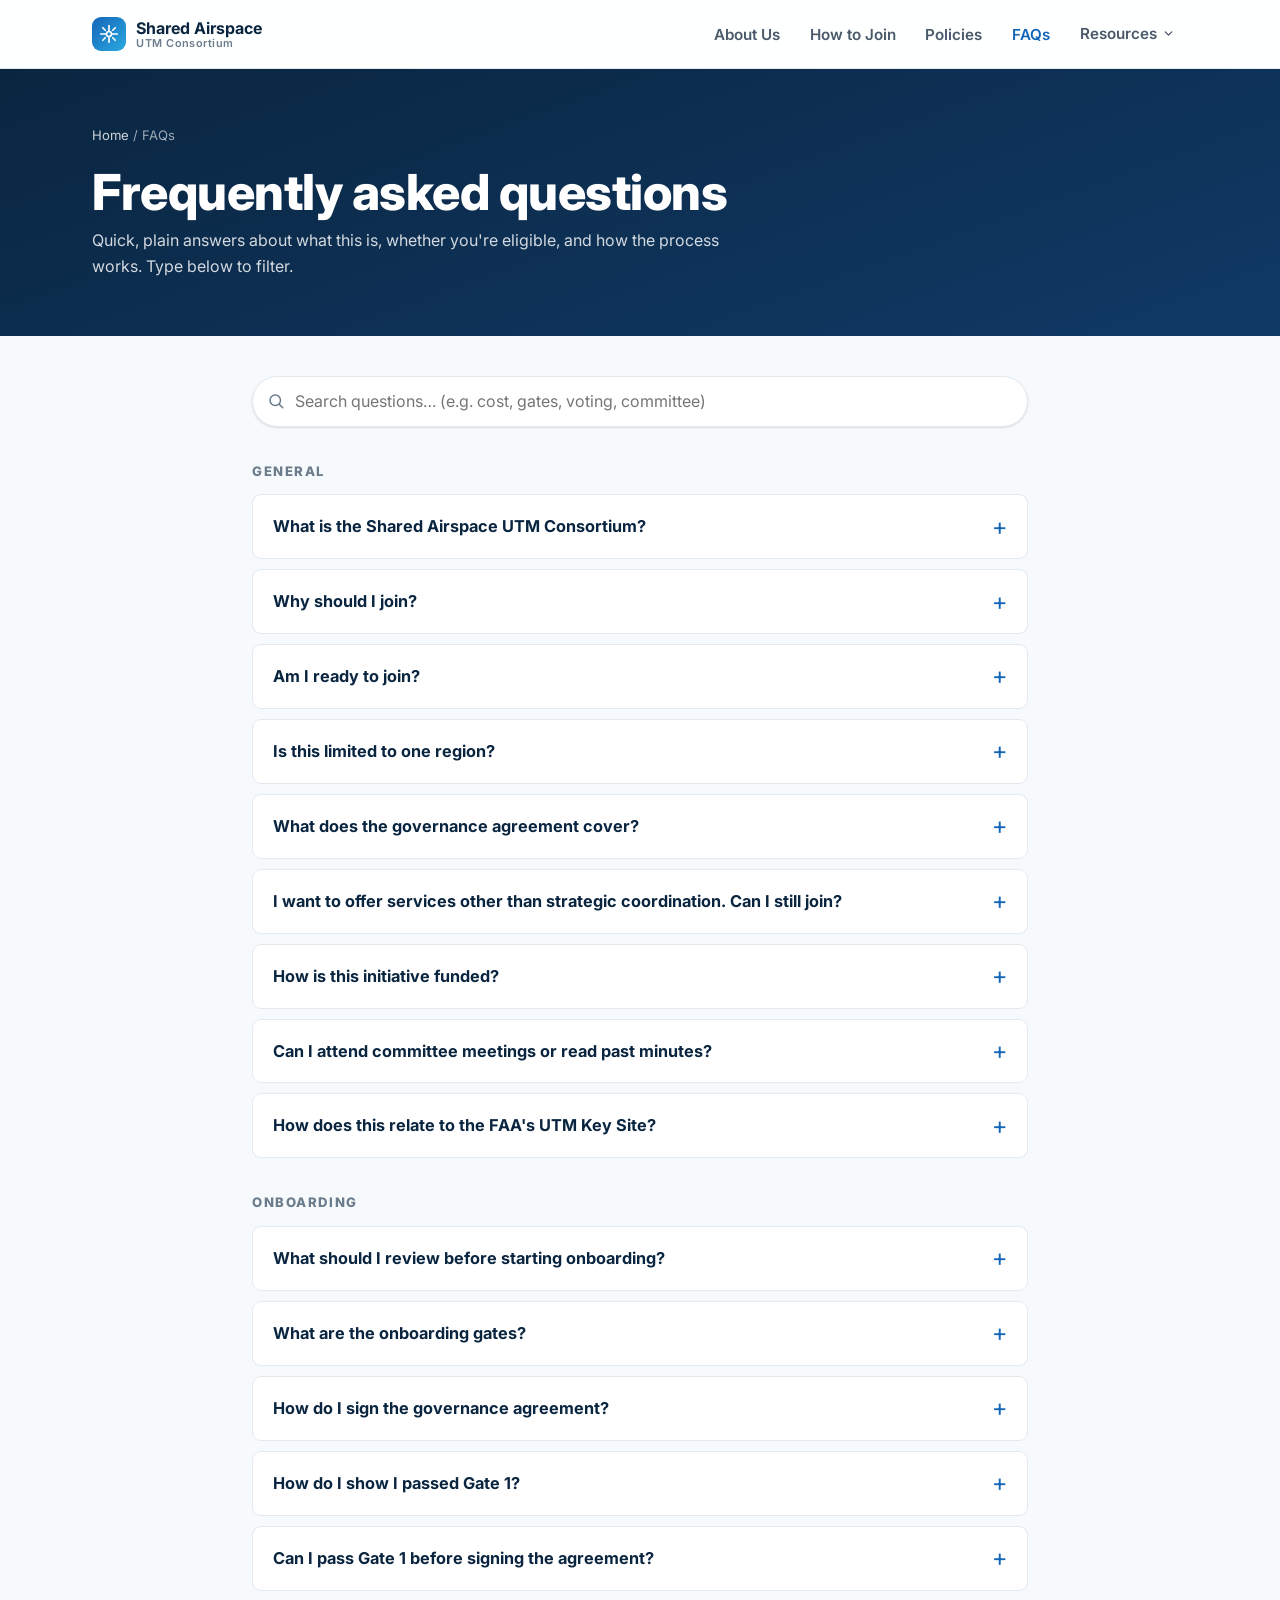
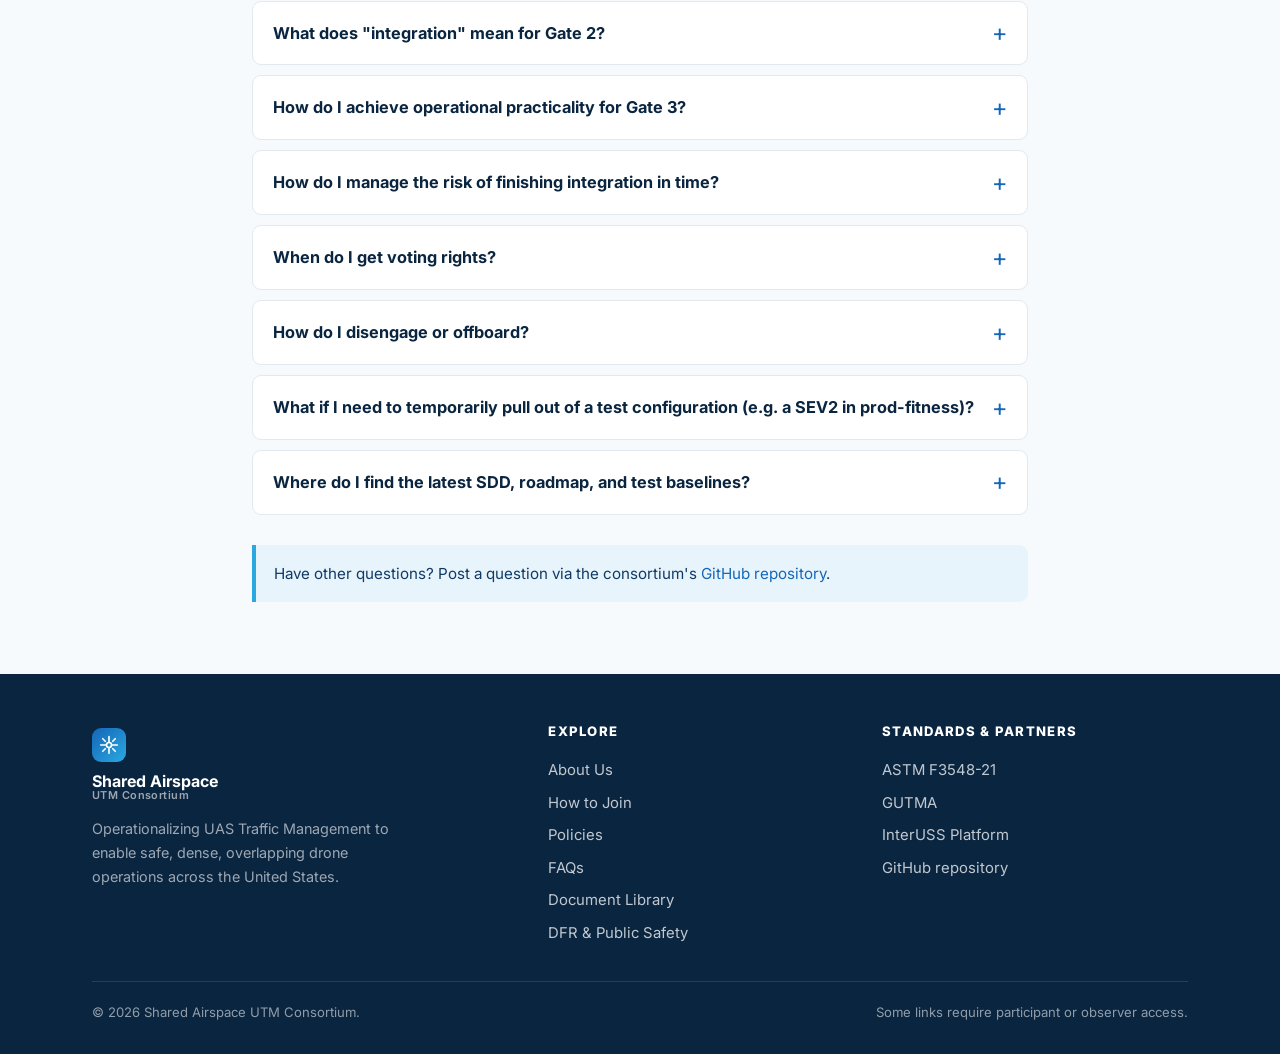
<file: site/faqs.html>
<!DOCTYPE html>
<html lang="en">
<head>
<meta charset="UTF-8" />
<meta name="viewport" content="width=device-width, initial-scale=1.0" />
<title>FAQs | Shared Airspace UTM Consortium</title>
<meta name="description" content="Frequently asked questions about joining and participating in the Shared Airspace UTM Consortium: cost, eligibility, committees, gates, and the governance agreement." />
<link rel="preconnect" href="https://fonts.googleapis.com"><link rel="preconnect" href="https://fonts.gstatic.com" crossorigin>
<link href="https://fonts.googleapis.com/css2?family=Inter:wght@400;600;700;800&display=swap" rel="stylesheet">
<link rel="stylesheet" href="assets/css/styles.css" />
</head>
<body>

<header class="site-header">
  <div class="container nav">
    <a class="brand" href="index.html" aria-label="Shared Airspace UTM Consortium home">
      <span class="mark" aria-hidden="true"><svg viewBox="0 0 24 24" fill="none" stroke="currentColor" stroke-width="2" stroke-linecap="round" stroke-linejoin="round"><path d="M12 2v6M12 16v6M2 12h6M16 12h6"/><circle cx="12" cy="12" r="3"/><path d="M4.5 4.5l3 3M19.5 4.5l-3 3M4.5 19.5l3-3M19.5 19.5l-3-3"/></svg></span>
      <span class="brand-text"><strong>Shared Airspace</strong><small>UTM Consortium</small></span>
    </a>
    <button class="nav-toggle" aria-label="Toggle menu" aria-expanded="false" aria-controls="nav-links"><span></span></button>
    <ul class="nav-links" id="nav-links">
      <li><a href="about.html">About Us</a></li>
      <li><a href="onboarding.html">How to Join</a></li>
      <li><a href="policies.html">Policies</a></li>
      <li><a href="faqs.html">FAQs</a></li>
      <li class="nav-drop">
        <button class="nav-drop-btn" aria-expanded="false" aria-controls="nav-resources">Resources <svg viewBox="0 0 24 24" fill="none" stroke="currentColor" stroke-width="2.5" stroke-linecap="round" stroke-linejoin="round" aria-hidden="true"><polyline points="6 9 12 15 18 9"/></svg></button>
        <ul class="nav-menu" id="nav-resources">
          <li><a href="resources.html">Document Library</a></li>
          <li><a href="dfr-public-safety.html">DFR &amp; Public Safety</a></li>
        </ul>
      </li>
    </ul>
  </div>
</header>

<section class="page-hero">
  <div class="container">
    <div class="breadcrumb"><a href="index.html">Home</a> / FAQs</div>
    <h1>Frequently asked questions</h1>
    <p>Quick, plain answers about what this is, whether you're eligible, and how the process works. Type below to filter.</p>
  </div>
</section>

<section class="section" style="padding-top:40px">
  <div class="container" style="max-width:820px">
    <label for="faq-search" class="sr-only" style="position:absolute;left:-9999px">Search FAQs</label>
    <input type="search" id="faq-search" class="faq-search" placeholder="Search questions… (e.g. cost, gates, voting, committee)" autocomplete="off" />

    <div class="faq-group-title">General</div>

    <details class="faq"><summary>What is the Shared Airspace UTM Consortium?</summary><div class="answer"><p>It's the operationalization of UAS Traffic Management (UTM) services in the US to support complex drone operations, focused first on shared airspace. Shared airspace is the digital coordination of intended flight paths between overlapping operators, built on the <a href="https://www.astm.org/f3548-21.html">ASTM F3548-21</a> standard and supporting <a href="https://www.faa.gov/regulations_policies/orders_notices/index.cfm/go/document.information/documentID/1042092">FAA Order 8040.6A</a>.</p></div></details>

    <details class="faq"><summary>Why should I join?</summary><div class="answer"><p>It was driven by operational demand. As complex drone operations grow, operators and providers need a standards-based way to share airspace and reduce drone-to-drone risk. Joining gives you shared operational and governance resources, and a transparent, scalable, digital process for deconfliction.</p></div></details>

    <details class="faq"><summary>Am I ready to join?</summary><div class="answer"><p>To join, you must be ready to pass Gate 1 criteria and sign the governance agreement. See <a href="onboarding.html">How to Join</a> for the full journey.</p></div></details>

    <details class="faq"><summary>Is this limited to one region?</summary><div class="answer"><p>No. It grew out of the busy North Texas drone market, but the agreement can be operationalized anywhere in the US, provided the parties have the appropriate permissions and a genuine need to share airspace.</p></div></details>

    <details class="faq"><summary>What does the governance agreement cover?</summary><div class="answer"><p>Three main topics: (1) what data can be exchanged and how it can be used, (2) how others can join the agreement, and (3) how to handle situations where a company isn't performing as expected.</p></div></details>

    <details class="faq"><summary>I want to offer services other than strategic coordination. Can I still join?</summary><div class="answer"><p>Right now the focus is core strategic coordination to manage drone-to-drone collision risk. As the technical roadmap matures, other interoperable services may be managed through the committees. If you offer other (SDSP) capabilities, you can pursue partnerships directly with operators or providers without formally joining.</p></div></details>

    <details class="faq"><summary>How is this initiative funded?</summary><div class="answer"><p>Operators, service providers, and other stakeholders cover their own costs of participation.</p></div></details>

    <details class="faq"><summary>Can I attend committee meetings or read past minutes?</summary><div class="answer"><p>Operations and Technical Committee meetings and minutes are open to stakeholders who have signed the governance agreement and passed Gate 1. Government officials (other than FAA) with questions can contact the <a href="mailto:onboarding@us-utm.simplelogin.com">Operations Committee</a> or <a href="mailto:technical-committee@us-utm.simplelogin.com">Technical Committee</a>.</p></div></details>

    <details class="faq"><summary>How does this relate to the FAA's UTM Key Site?</summary><div class="answer"><p>For information about the FAA's UTM Key Site Operational Evaluation, see the <a href="https://www.faa.gov/uas/research_development/traffic_management/UTM-Key-Site-Ops-Eval-Workshop.pdf">FAA's workshop materials</a>.</p></div></details>

    <div class="faq-group-title">Onboarding</div>

    <details class="faq"><summary>What should I review before starting onboarding?</summary><div class="answer"><p>Review the Governance Agreement, the Service Description Document (SDD), and the issue-ticket workflow so you understand the expectations and technical requirements. They're all on the <a href="resources.html">Resources</a> page.</p></div></details>

    <details class="faq"><summary>What are the onboarding gates?</summary><div class="answer"><p>Three: Gate 1 (Qualification Testing), Gate 2 (Simulation), and Gate 3 (Production Flights). Each has specific technical and operational criteria. See the visual walkthrough on <a href="onboarding.html">How to Join</a>.</p></div></details>

    <details class="faq"><summary>How do I sign the governance agreement?</summary><div class="answer"><p><a href="mailto:onboarding@us-utm.simplelogin.com">Email the Operations Committee</a> when you're ready to sign. They'll send the Form of Joinder via DocuSign.</p></div></details>

    <details class="faq"><summary>How do I show I passed Gate 1?</summary><div class="answer"><p>If you've already passed Gate 1, upload your single-operator test report with your participation interest form. Otherwise, attach the test report in an <a href="mailto:onboarding@us-utm.simplelogin.com">email to the Operations Committee</a>.</p></div></details>

    <details class="faq"><summary>Can I pass Gate 1 before signing the agreement?</summary><div class="answer"><p>Yes. Gate 1 can be passed using your own tooling and the open-source InterUSS test suite, without connecting to the shared RPAS Platform. Once you sign, you can choose to use the pre-qual environment of the RPAS Platform instead. Additional technical materials (endpoints, configuration, the test runner) are provided after you sign.</p></div></details>

    <details class="faq"><summary>What does "integration" mean for Gate 2?</summary><div class="answer"><p>It means the technical ability for the operator and service provider to exchange data as the standard requires. It does <em>not</em> mean FAA approvals, waivers, or exemptions have been secured. Those run on the FAA's own timeline, and onboarding steps are not made dependent on FAA actions.</p></div></details>

    <details class="faq"><summary>How do I achieve operational practicality for Gate 3?</summary><div class="answer"><p>Run coordinated, simultaneous simulations with the other shared-airspace members you reasonably expect to overlap with in real life, each using their own USS, with realistic assumptions about where overlaps will occur. The process is described in Section 4(c) of the governance agreement.</p></div></details>

    <details class="faq"><summary>How do I manage the risk of finishing integration in time?</summary><div class="answer"><p>The process includes a one-time 30-day extension precisely because unforeseen challenges arise. You request it, and it's granted. The Operations Committee deliberately chose not to attach conditions or criteria to the extension.</p></div></details>

    <details class="faq"><summary>When do I get voting rights?</summary><div class="answer"><p>Voting rights are granted during the onboarding process, after Gate 3.</p></div></details>

    <details class="faq"><summary>How do I disengage or offboard?</summary><div class="answer"><p>Disengaging requires a formal GitHub Support Ticket in the Operations Committee repository.</p></div></details>

    <details class="faq"><summary>What if I need to temporarily pull out of a test configuration (e.g. a SEV2 in prod-fitness)?</summary><div class="answer"><p>Submit a configuration change request using the appropriate GitHub issue template (the <a href="https://github.com/utmimplementationus/operations_committee/issues/new?template=6_automated_test_config_change.yaml">Automated Test Config Change template</a>). This lets the Operations Committee coordinate the change without disrupting other participants.</p></div></details>

    <details class="faq"><summary>Where do I find the latest SDD, roadmap, and test baselines?</summary><div class="answer"><p>The current Strategic Coordination SDD is on the <a href="resources.html">Resources</a> page. The Technical Committee roadmap and automated testing baselines live in the Technical Committee repository (access provided as part of onboarding).</p></div></details>

    <div class="faq-empty">No questions match your search. Try a different term, or <a href="mailto:onboarding@us-utm.simplelogin.com">email the Operations Committee</a>.</div>

    <div class="note reveal" style="margin-top:30px">Have other questions? Post a question via the consortium's <a href="https://github.com/utmimplementationus/getstarted/discussions/categories/q-a">GitHub repository</a>.</div>
  </div>
</section>

<footer class="site-footer">
  <div class="container">
    <div class="foot-grid">
      <div class="foot-brand">
        <a class="brand" href="index.html" style="color:#fff; margin-bottom:12px"><span class="mark" aria-hidden="true"><svg viewBox="0 0 24 24" fill="none" stroke="currentColor" stroke-width="2" stroke-linecap="round" stroke-linejoin="round"><path d="M12 2v6M12 16v6M2 12h6M16 12h6"/><circle cx="12" cy="12" r="3"/><path d="M4.5 4.5l3 3M19.5 4.5l-3 3M4.5 19.5l3-3M19.5 19.5l-3-3"/></svg></span><span class="brand-text"><strong style="color:#fff">Shared Airspace</strong><small style="color:rgba(255,255,255,.6)">UTM Consortium</small></span></a>
        <p>Operationalizing UAS Traffic Management to enable safe, dense, overlapping drone operations across the United States.</p>
      </div>
      <div><h4>Explore</h4><a href="about.html">About Us</a><a href="onboarding.html">How to Join</a><a href="policies.html">Policies</a><a href="faqs.html">FAQs</a><a href="resources.html">Document Library</a><a href="dfr-public-safety.html">DFR &amp; Public Safety</a></div>
      <div><h4>Standards &amp; partners</h4><a href="https://www.astm.org/f3548-21.html">ASTM F3548-21</a><a href="https://gutma.org/">GUTMA</a><a href="https://interussplatform.org/">InterUSS Platform</a><a href="https://github.com/utmimplementationus/getstarted">GitHub repository</a></div>
    </div>
    <div class="foot-bottom"><span>© 2026 Shared Airspace UTM Consortium.</span><span>Some links require participant or observer access.</span></div>
  </div>
</footer>
<script src="assets/js/main.js"></script>
</body>
</html>
</file>
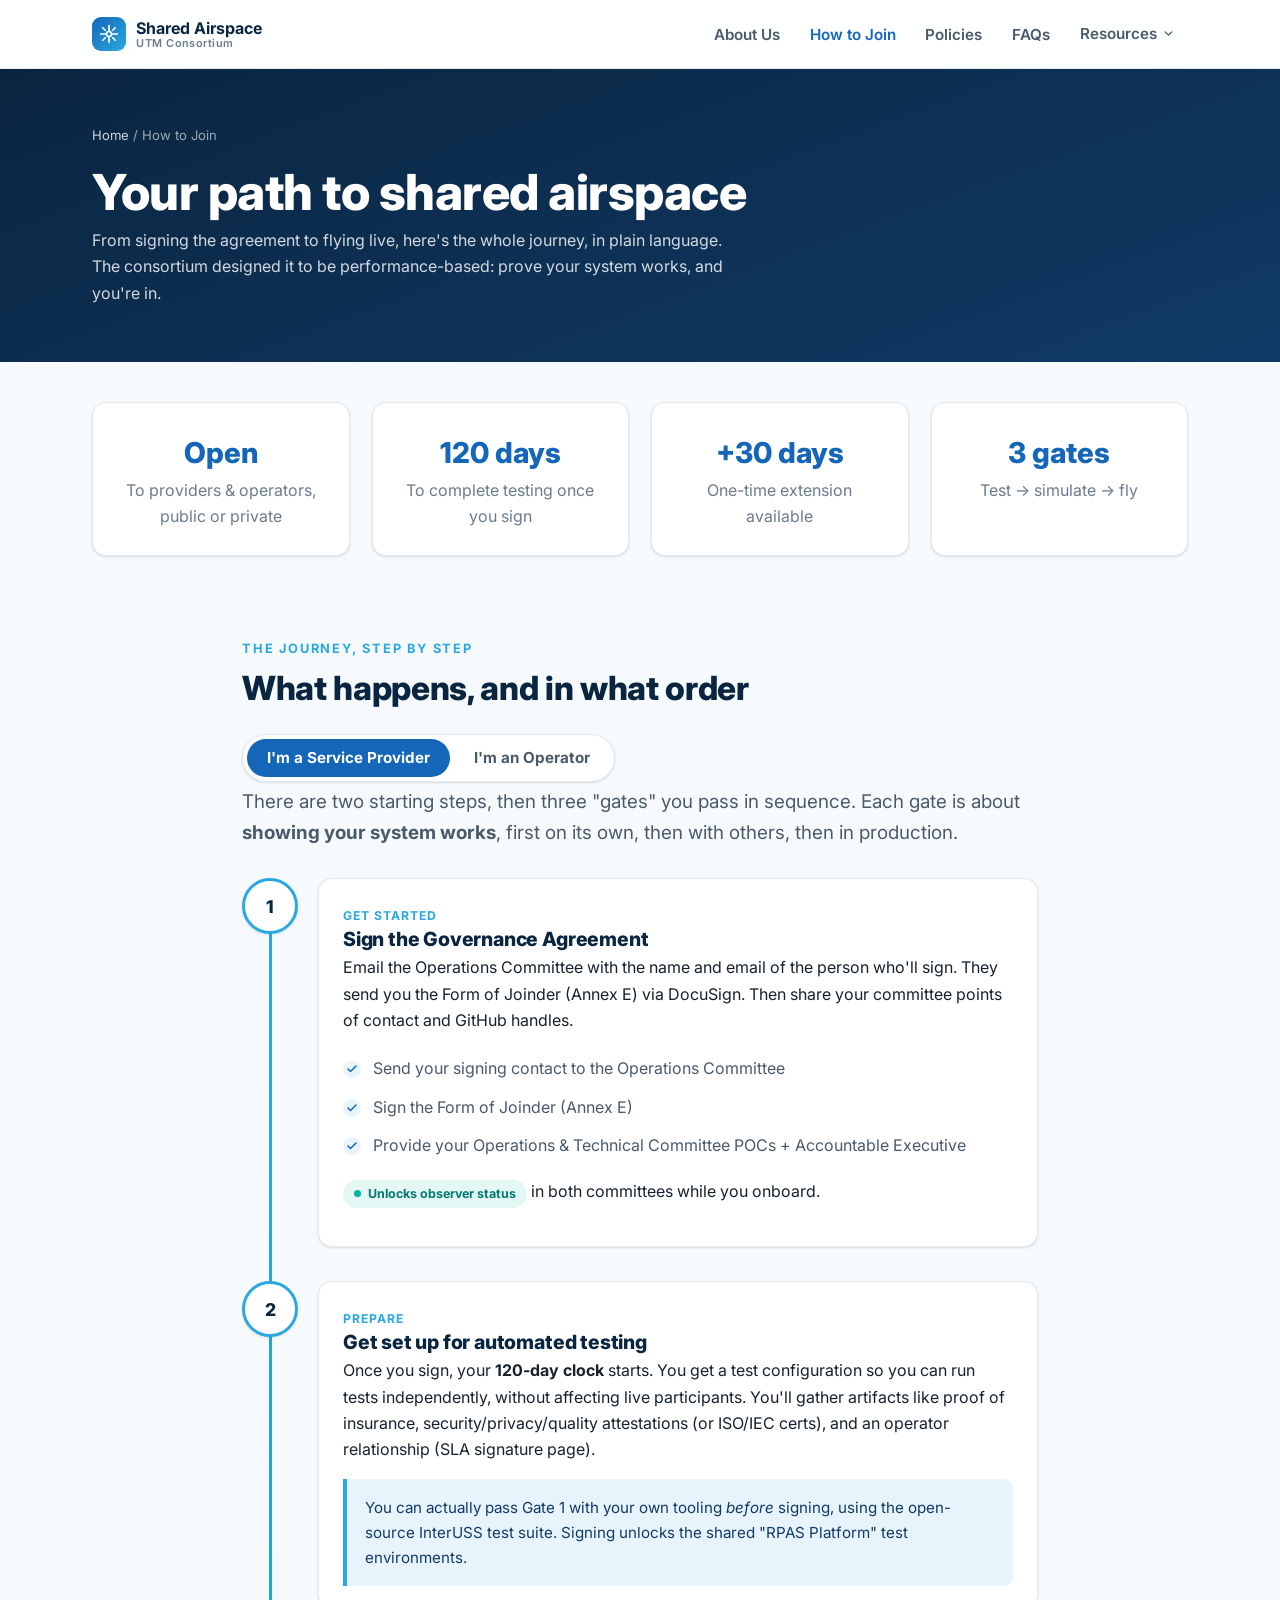
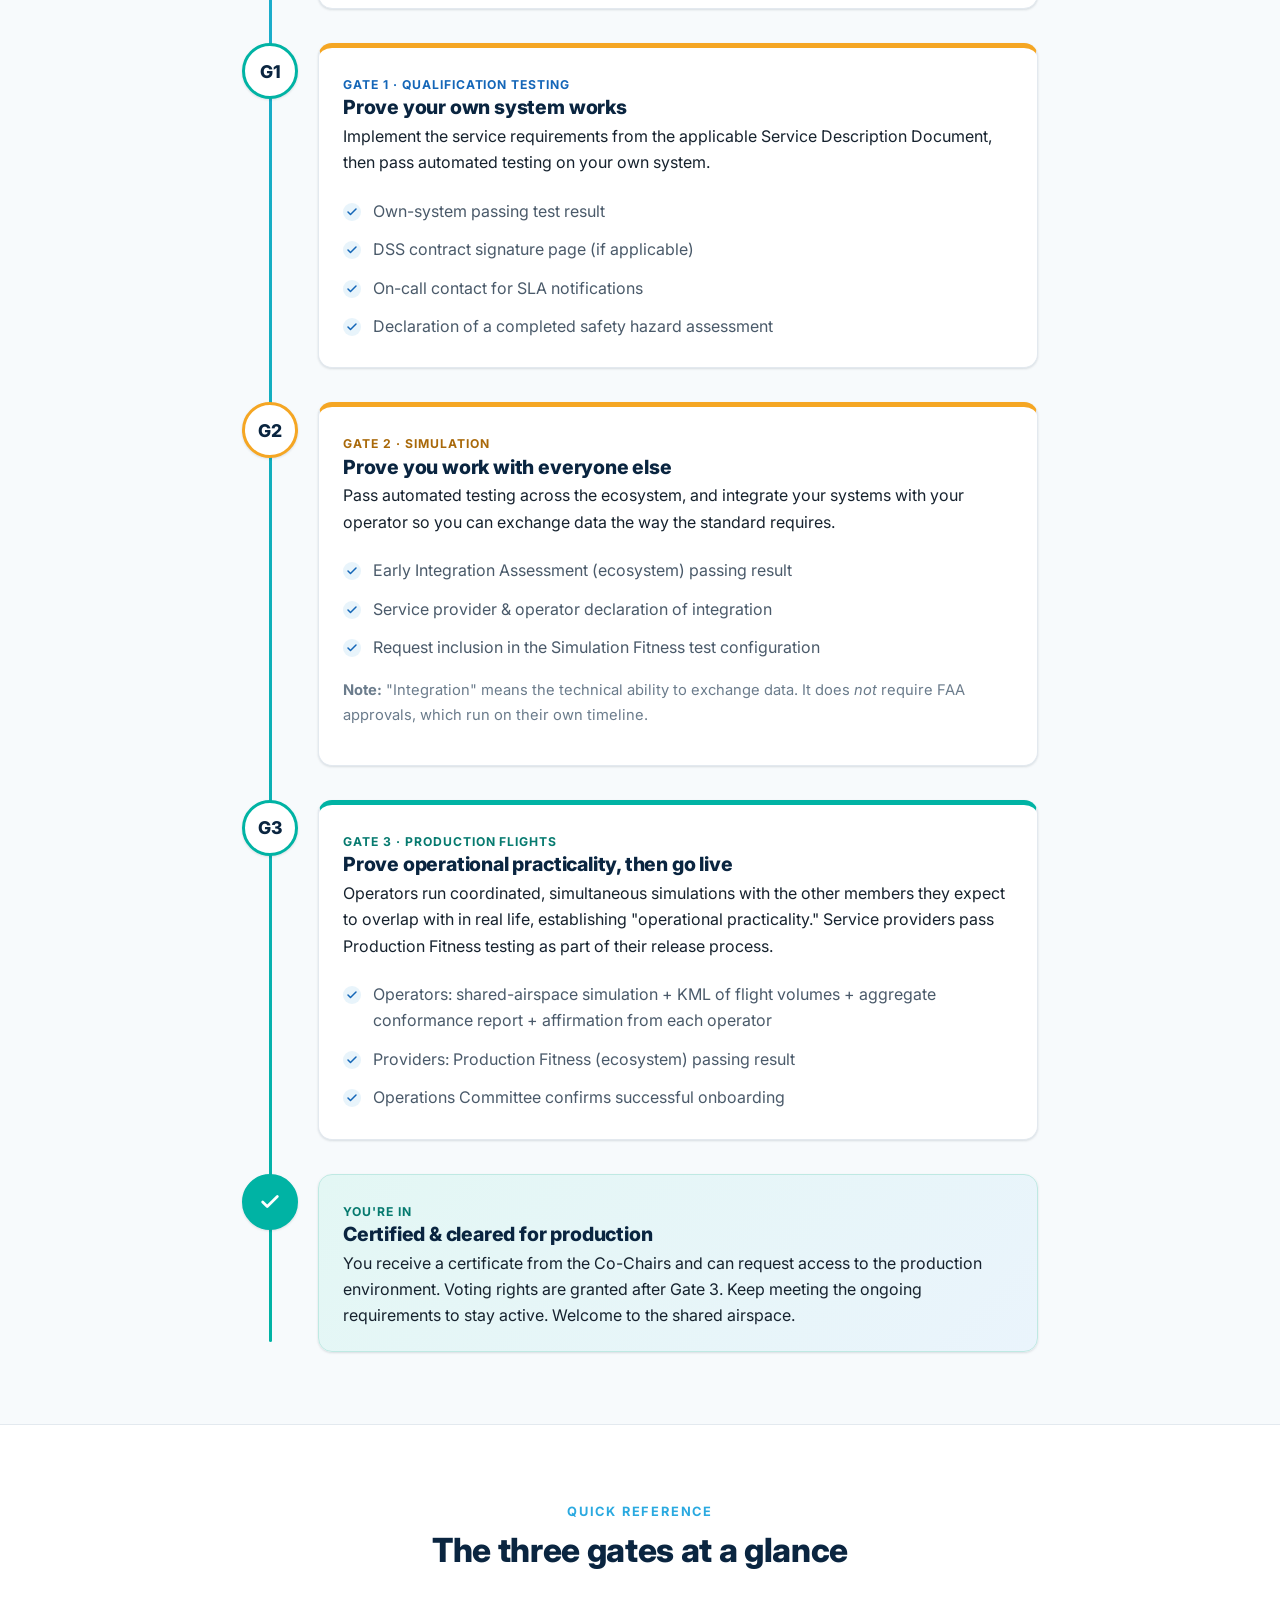
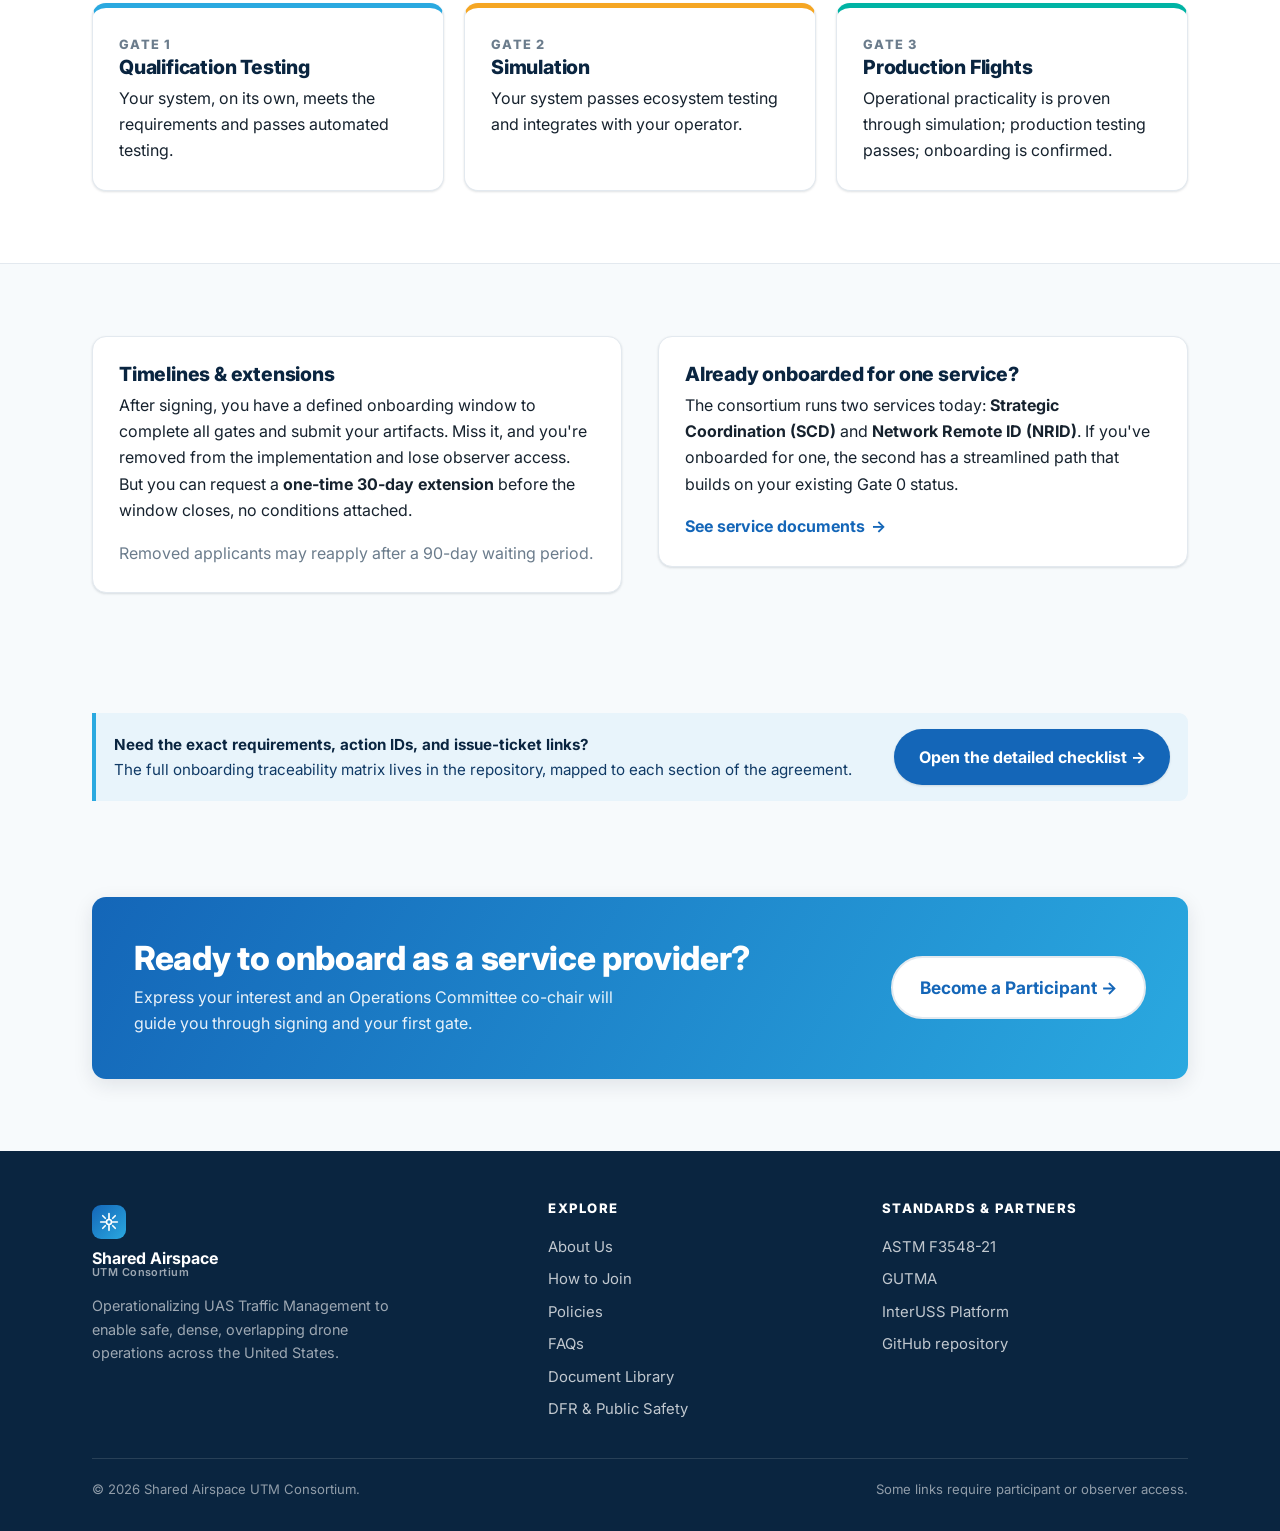
<file: site/onboarding.html>
<!DOCTYPE html>
<html lang="en">
<head>
<meta charset="UTF-8" />
<meta name="viewport" content="width=device-width, initial-scale=1.0" />
<title>How to Join | Shared Airspace UTM Consortium</title>
<meta name="description" content="The onboarding journey for the Shared Airspace UTM Consortium, explained step by step: sign the agreement, pass three gates, and reach live production flights." />
<link rel="preconnect" href="https://fonts.googleapis.com"><link rel="preconnect" href="https://fonts.gstatic.com" crossorigin>
<link href="https://fonts.googleapis.com/css2?family=Inter:wght@400;600;700;800&display=swap" rel="stylesheet">
<link rel="stylesheet" href="assets/css/styles.css" />
</head>
<body>

<header class="site-header">
  <div class="container nav">
    <a class="brand" href="index.html" aria-label="Shared Airspace UTM Consortium home">
      <span class="mark" aria-hidden="true"><svg viewBox="0 0 24 24" fill="none" stroke="currentColor" stroke-width="2" stroke-linecap="round" stroke-linejoin="round"><path d="M12 2v6M12 16v6M2 12h6M16 12h6"/><circle cx="12" cy="12" r="3"/><path d="M4.5 4.5l3 3M19.5 4.5l-3 3M4.5 19.5l3-3M19.5 19.5l-3-3"/></svg></span>
      <span class="brand-text"><strong>Shared Airspace</strong><small>UTM Consortium</small></span>
    </a>
    <button class="nav-toggle" aria-label="Toggle menu" aria-expanded="false" aria-controls="nav-links"><span></span></button>
    <ul class="nav-links" id="nav-links">
      <li><a href="about.html">About Us</a></li>
      <li><a href="onboarding.html">How to Join</a></li>
      <li><a href="policies.html">Policies</a></li>
      <li><a href="faqs.html">FAQs</a></li>
      <li class="nav-drop">
        <button class="nav-drop-btn" aria-expanded="false" aria-controls="nav-resources">Resources <svg viewBox="0 0 24 24" fill="none" stroke="currentColor" stroke-width="2.5" stroke-linecap="round" stroke-linejoin="round" aria-hidden="true"><polyline points="6 9 12 15 18 9"/></svg></button>
        <ul class="nav-menu" id="nav-resources">
          <li><a href="resources.html">Document Library</a></li>
          <li><a href="dfr-public-safety.html">DFR &amp; Public Safety</a></li>
        </ul>
      </li>
    </ul>
  </div>
</header>

<section class="page-hero">
  <div class="container">
    <div class="breadcrumb"><a href="index.html">Home</a> / How to Join</div>
    <h1>Your path to shared airspace</h1>
    <p>From signing the agreement to flying live, here's the whole journey, in plain language. The consortium designed it to be performance-based: prove your system works, and you're in.</p>
  </div>
</section>

<!-- AT A GLANCE -->
<section class="section--tight" style="padding-top:40px">
  <div class="container">
    <div class="grid grid-4">
      <div class="card center reveal"><div class="num" style="font-size:1.8rem;font-weight:800;color:var(--blue)">Open</div><p class="mb-0 muted">To providers &amp; operators, public or private</p></div>
      <div class="card center reveal"><div class="num" style="font-size:1.8rem;font-weight:800;color:var(--blue)">120 days</div><p class="mb-0 muted">To complete testing once you sign</p></div>
      <div class="card center reveal"><div class="num" style="font-size:1.8rem;font-weight:800;color:var(--blue)">+30 days</div><p class="mb-0 muted">One-time extension available</p></div>
      <div class="card center reveal"><div class="num" style="font-size:1.8rem;font-weight:800;color:var(--blue)">3 gates</div><p class="mb-0 muted">Test → simulate → fly</p></div>
    </div>
  </div>
</section>

<!-- THE JOURNEY -->
<section class="section" style="padding-top:30px">
  <div class="container" style="max-width:840px">
    <span class="eyebrow">The journey, step by step</span>
    <h2>What happens, and in what order</h2>
    <div class="journey-toggle" role="tablist" aria-label="Choose your onboarding path">
      <button class="jt-btn active" role="tab" aria-selected="true" aria-controls="journey-sp" id="tab-sp">I'm a Service Provider</button>
      <button class="jt-btn" role="tab" aria-selected="false" aria-controls="journey-op" id="tab-op">I'm an Operator</button>
    </div>

    <div class="journey-panel" id="journey-sp" role="tabpanel" aria-labelledby="tab-sp">
    <p class="lead">There are two starting steps, then three "gates" you pass in sequence. Each gate is about <strong>showing your system works</strong>, first on its own, then with others, then in production.</p>

    <div class="journey">
      <!-- Step 1 -->
      <div class="step reveal">
        <div class="badge">1</div>
        <div class="step-card">
          <span class="step-tag">Get started</span>
          <h3>Sign the Governance Agreement</h3>
          <p>Email the Operations Committee with the name and email of the person who'll sign. They send you the Form of Joinder (Annex&nbsp;E) via DocuSign. Then share your committee points of contact and GitHub handles.</p>
          <ul class="checklist">
            <li>Send your signing contact to the Operations Committee</li>
            <li>Sign the Form of Joinder (Annex E)</li>
            <li>Provide your Operations &amp; Technical Committee POCs + Accountable Executive</li>
          </ul>
          <p style="margin-top:14px"><span class="pill active"><span class="dot"></span> Unlocks observer status</span> in both committees while you onboard.</p>
        </div>
      </div>

      <!-- Step 2 -->
      <div class="step reveal">
        <div class="badge">2</div>
        <div class="step-card">
          <span class="step-tag">Prepare</span>
          <h3>Get set up for automated testing</h3>
          <p>Once you sign, your <strong>120-day clock</strong> starts. You get a test configuration so you can run tests independently, without affecting live participants. You'll gather artifacts like proof of insurance, security/privacy/quality attestations (or ISO/IEC certs), and an operator relationship (SLA signature page).</p>
          <div class="note">You can actually pass Gate&nbsp;1 with your own tooling <em>before</em> signing, using the open-source InterUSS test suite. Signing unlocks the shared "RPAS Platform" test environments.</div>
        </div>
      </div>

      <!-- Gate 1 -->
      <div class="step reveal">
        <div class="badge go">G1</div>
        <div class="step-card gate">
          <span class="step-tag" style="color:var(--blue)">Gate 1 · Qualification Testing</span>
          <h3>Prove your own system works</h3>
          <p>Implement the service requirements from the applicable Service Description Document, then pass automated testing on your own system.</p>
          <ul class="checklist">
            <li>Own-system passing test result</li>
            <li>DSS contract signature page (if applicable)</li>
            <li>On-call contact for SLA notifications</li>
            <li>Declaration of a completed safety hazard assessment</li>
          </ul>
        </div>
      </div>

      <!-- Gate 2 -->
      <div class="step reveal">
        <div class="badge" style="border-color:var(--amber)">G2</div>
        <div class="step-card gate" style="border-top-color:var(--amber)">
          <span class="step-tag" style="color:#a9690a">Gate 2 · Simulation</span>
          <h3>Prove you work with everyone else</h3>
          <p>Pass automated testing across the ecosystem, and integrate your systems with your operator so you can exchange data the way the standard requires.</p>
          <ul class="checklist">
            <li>Early Integration Assessment (ecosystem) passing result</li>
            <li>Service provider &amp; operator declaration of integration</li>
            <li>Request inclusion in the Simulation Fitness test configuration</li>
          </ul>
          <p class="muted" style="margin-top:12px;font-size:.92rem"><strong>Note:</strong> "Integration" means the technical ability to exchange data. It does <em>not</em> require FAA approvals, which run on their own timeline.</p>
        </div>
      </div>

      <!-- Gate 3 -->
      <div class="step reveal">
        <div class="badge go">G3</div>
        <div class="step-card gate" style="border-top-color:var(--cyan)">
          <span class="step-tag" style="color:#067a6f">Gate 3 · Production Flights</span>
          <h3>Prove operational practicality, then go live</h3>
          <p>Operators run coordinated, simultaneous simulations with the other members they expect to overlap with in real life, establishing "operational practicality." Service providers pass Production Fitness testing as part of their release process.</p>
          <ul class="checklist">
            <li>Operators: shared-airspace simulation + KML of flight volumes + aggregate conformance report + affirmation from each operator</li>
            <li>Providers: Production Fitness (ecosystem) passing result</li>
            <li>Operations Committee confirms successful onboarding</li>
          </ul>
        </div>
      </div>

      <!-- Done -->
      <div class="step reveal">
        <div class="badge go" style="background:var(--cyan);border-color:var(--cyan);color:#fff"><svg viewBox="0 0 24 24" width="22" height="22" fill="none" stroke="currentColor" stroke-width="3" stroke-linecap="round" stroke-linejoin="round"><polyline points="20 6 9 17 4 12"/></svg></div>
        <div class="step-card" style="background:linear-gradient(135deg,#e3f7f4,#eaf4fc); border-color:#bfe9e3">
          <span class="step-tag" style="color:#067a6f">You're in</span>
          <h3>Certified &amp; cleared for production</h3>
          <p class="mb-0">You receive a certificate from the Co-Chairs and can request access to the production environment. Voting rights are granted after Gate&nbsp;3. Keep meeting the ongoing requirements to stay active. Welcome to the shared airspace.</p>
        </div>
      </div>
    </div><!-- /.journey -->
    </div><!-- /#journey-sp -->

    <!-- OPERATOR PANEL (high-level; details in a later pass) -->
    <div class="journey-panel" id="journey-op" role="tabpanel" aria-labelledby="tab-op" hidden>
      <p class="lead">Already working with a service provider that's live on the network?</p>

      <div class="journey">
        <!-- Step 1 -->
        <div class="step reveal">
          <div class="badge">1</div>
          <div class="step-card">
            <span class="step-tag">Get started</span>
            <h3>Partner with an onboarded service provider</h3>
            <p>Parter with a service provider that has already completed onboarding and is live on the network. They provision your UTM services and connect your operations to the shared airspace.</p>
          </div>
        </div>

        <!-- Step 2 -->
        <div class="step reveal">
          <div class="badge">2</div>
          <div class="step-card">
            <span class="step-tag">Paperwork</span>
            <h3>Sign service provider's SLA; governance flows down to you</h3>
            <p>Sign a Service Level Agreement with your provider. The SLA flows the consortium's governance requirements down to you as the operator, in addition to provider specific terms & conditions. You, or your provider on your behalf, submit the signed signature page as evidence.</p>
            <ul class="checklist">
              <li>Signed SLA between you and your service provider</li>
              <li>SLA signature page submitted (by you or your USP)</li>
            </ul>
          </div>
        </div>

        <!-- Step 3 -->
        <div class="step reveal">
          <div class="badge go">3</div>
          <div class="step-card gate" style="border-top-color:var(--cyan)">
            <span class="step-tag" style="color:#067a6f">Operational practicality</span>
            <h3>Prove practicality through simulation</h3>
            <p>With your service provider, run coordinated, simultaneous shared-airspace simulation with the overlapping operators you reasonably expect to encounter, to establish operational practicality.</p>
            <ul class="checklist">
              <li>Shared-airspace simulation with overlapping members</li>
              <li>KML of operational intent volumes</li>
              <li>Aggregate conformance report</li>
              <li>Affirmation from each operator</li>
            </ul>
          </div>
        </div>

        <!-- Optional -->
        <div class="step reveal">
          <div class="badge" style="border-style:dashed;border-color:var(--amber)">4</div>
          <div class="step-card" style="border-style:dashed">
            <span class="step-tag" style="color:#a9690a">Optional</span>
            <h3>Request high-priority operations</h3>
            <p>If you'll fly time-critical, life-safety missions, submit a request to use high priority, along with the required eligibility evidence.</p>
            <p style="margin-top:6px"><a class="card-link" href="policies.html#prioritization">See the prioritization policy</a></p>
          </div>
        </div>

        <!-- Done -->
        <div class="step reveal">
          <div class="badge go" style="background:var(--cyan);border-color:var(--cyan);color:#fff"><svg viewBox="0 0 24 24" width="22" height="22" fill="none" stroke="currentColor" stroke-width="3" stroke-linecap="round" stroke-linejoin="round"><polyline points="20 6 9 17 4 12"/></svg></div>
          <div class="step-card" style="background:linear-gradient(135deg,#e3f7f4,#eaf4fc); border-color:#bfe9e3">
            <span class="step-tag" style="color:#067a6f">You're in</span>
            <h3>Cleared to operate in shared airspace</h3>
            <p class="mb-0">You're ready to fly alongside other members in shared airspace, with your provider handling the UTM service connection.</p>
          </div>
        </div>
      </div>
    </div><!-- /#journey-op -->
  </div>
</section>

<!-- GATE SUMMARY CARDS -->
<section class="section section--alt">
  <div class="container">
    <div class="center measure" style="margin:0 auto 32px"><span class="eyebrow">Quick reference</span><h2>The three gates at a glance</h2></div>
    <div class="gate-grid">
      <div class="card gate reveal"><div class="gnum">Gate 1</div><h3>Qualification Testing</h3><p>Your system, on its own, meets the requirements and passes automated testing.</p></div>
      <div class="card gate reveal"><div class="gnum">Gate 2</div><h3>Simulation</h3><p>Your system passes ecosystem testing and integrates with your operator.</p></div>
      <div class="card gate reveal"><div class="gnum">Gate 3</div><h3>Production Flights</h3><p>Operational practicality is proven through simulation; production testing passes; onboarding is confirmed.</p></div>
    </div>
  </div>
</section>

<!-- DEADLINES / SECOND SERVICE -->
<section class="section">
  <div class="container grid grid-2" style="gap:36px; align-items:start">
    <div class="card reveal">
      <h3>Timelines &amp; extensions</h3>
      <p>After signing, you have a defined onboarding window to complete all gates and submit your artifacts. Miss it, and you're removed from the implementation and lose observer access. But you can request a <strong>one-time 30-day extension</strong> before the window closes, no conditions attached.</p>
      <p class="mb-0 muted">Removed applicants may reapply after a 90-day waiting period.</p>
    </div>
    <div class="card reveal">
      <h3>Already onboarded for one service?</h3>
      <p>The consortium runs two services today: <strong>Strategic Coordination (SCD)</strong> and <strong>Network Remote ID (NRID)</strong>. If you've onboarded for one, the second has a streamlined path that builds on your existing Gate&nbsp;0 status.</p>
      <a class="card-link" href="resources.html">See service documents</a>
    </div>
  </div>
</section>

<!-- FULL DETAIL CTA -->
<section class="section--tight">
  <div class="container">
    <div class="note reveal" style="display:flex;justify-content:space-between;align-items:center;gap:20px;flex-wrap:wrap">
      <div><strong>Need the exact requirements, action IDs, and issue-ticket links?</strong><br>The full onboarding traceability matrix lives in the repository, mapped to each section of the agreement.</div>
      <a class="btn btn-primary" href="https://github.com/utmimplementationus/getstarted/blob/main/onboarding.md">Open the detailed checklist →</a>
    </div>
  </div>
</section>

<section class="section--tight" style="padding-bottom:72px">
  <div class="container">
    <div class="cta-band reveal">
      <div><h2>Ready to onboard as a service provider?</h2><p>Express your interest and an Operations Committee co-chair will guide you through signing and your first gate.</p></div>
      <a class="btn btn-outline btn-lg" href="mailto:onboarding@us-utm.simplelogin.com" data-intake>Become a Participant →</a>
    </div>
  </div>
</section>

<footer class="site-footer">
  <div class="container">
    <div class="foot-grid">
      <div class="foot-brand">
        <a class="brand" href="index.html" style="color:#fff; margin-bottom:12px"><span class="mark" aria-hidden="true"><svg viewBox="0 0 24 24" fill="none" stroke="currentColor" stroke-width="2" stroke-linecap="round" stroke-linejoin="round"><path d="M12 2v6M12 16v6M2 12h6M16 12h6"/><circle cx="12" cy="12" r="3"/><path d="M4.5 4.5l3 3M19.5 4.5l-3 3M4.5 19.5l3-3M19.5 19.5l-3-3"/></svg></span><span class="brand-text"><strong style="color:#fff">Shared Airspace</strong><small style="color:rgba(255,255,255,.6)">UTM Consortium</small></span></a>
        <p>Operationalizing UAS Traffic Management to enable safe, dense, overlapping drone operations across the United States.</p>
      </div>
      <div><h4>Explore</h4><a href="about.html">About Us</a><a href="onboarding.html">How to Join</a><a href="policies.html">Policies</a><a href="faqs.html">FAQs</a><a href="resources.html">Document Library</a><a href="dfr-public-safety.html">DFR &amp; Public Safety</a></div>
      <div><h4>Standards &amp; partners</h4><a href="https://www.astm.org/f3548-21.html">ASTM F3548-21</a><a href="https://gutma.org/">GUTMA</a><a href="https://interussplatform.org/">InterUSS Platform</a><a href="https://github.com/utmimplementationus/getstarted">GitHub repository</a></div>
    </div>
    <div class="foot-bottom"><span>© 2026 Shared Airspace UTM Consortium.</span><span>Some links require participant or observer access.</span></div>
  </div>
</footer>
<script src="assets/js/main.js"></script>
</body>
</html>
</file>
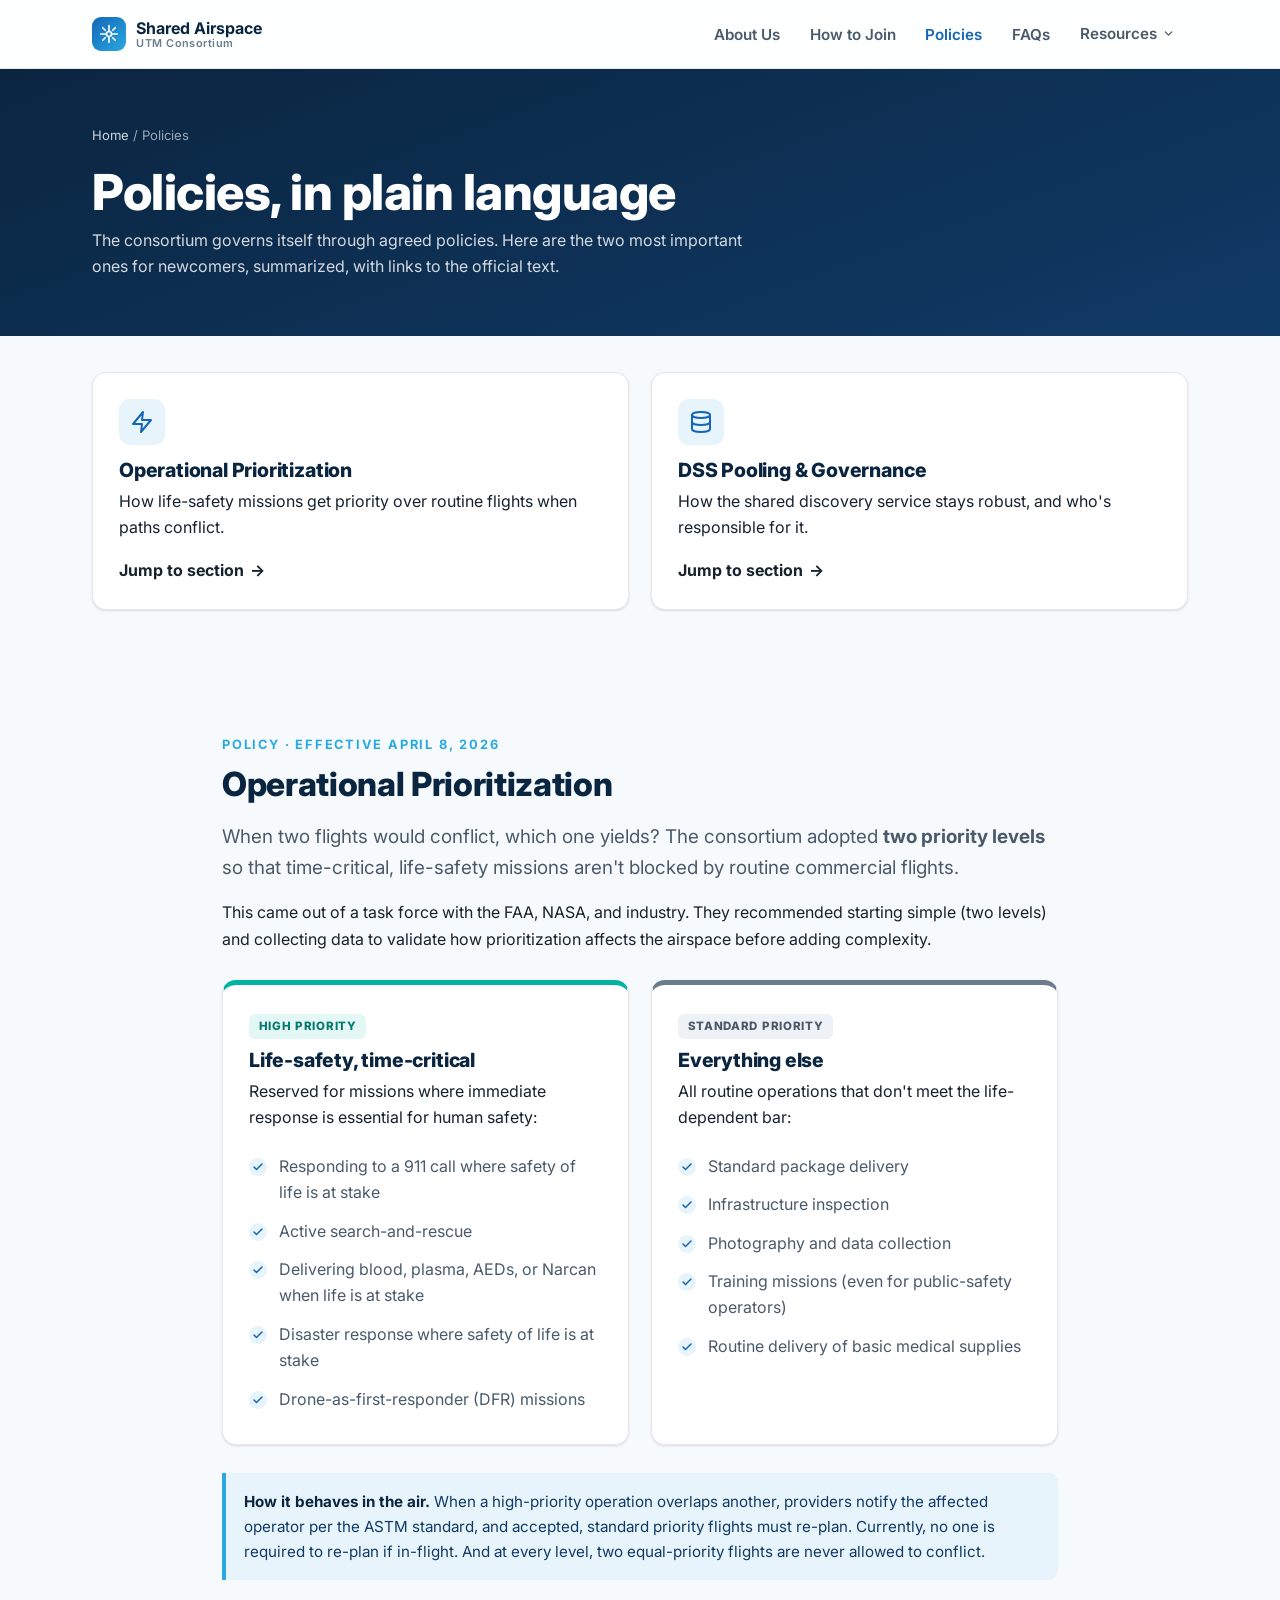
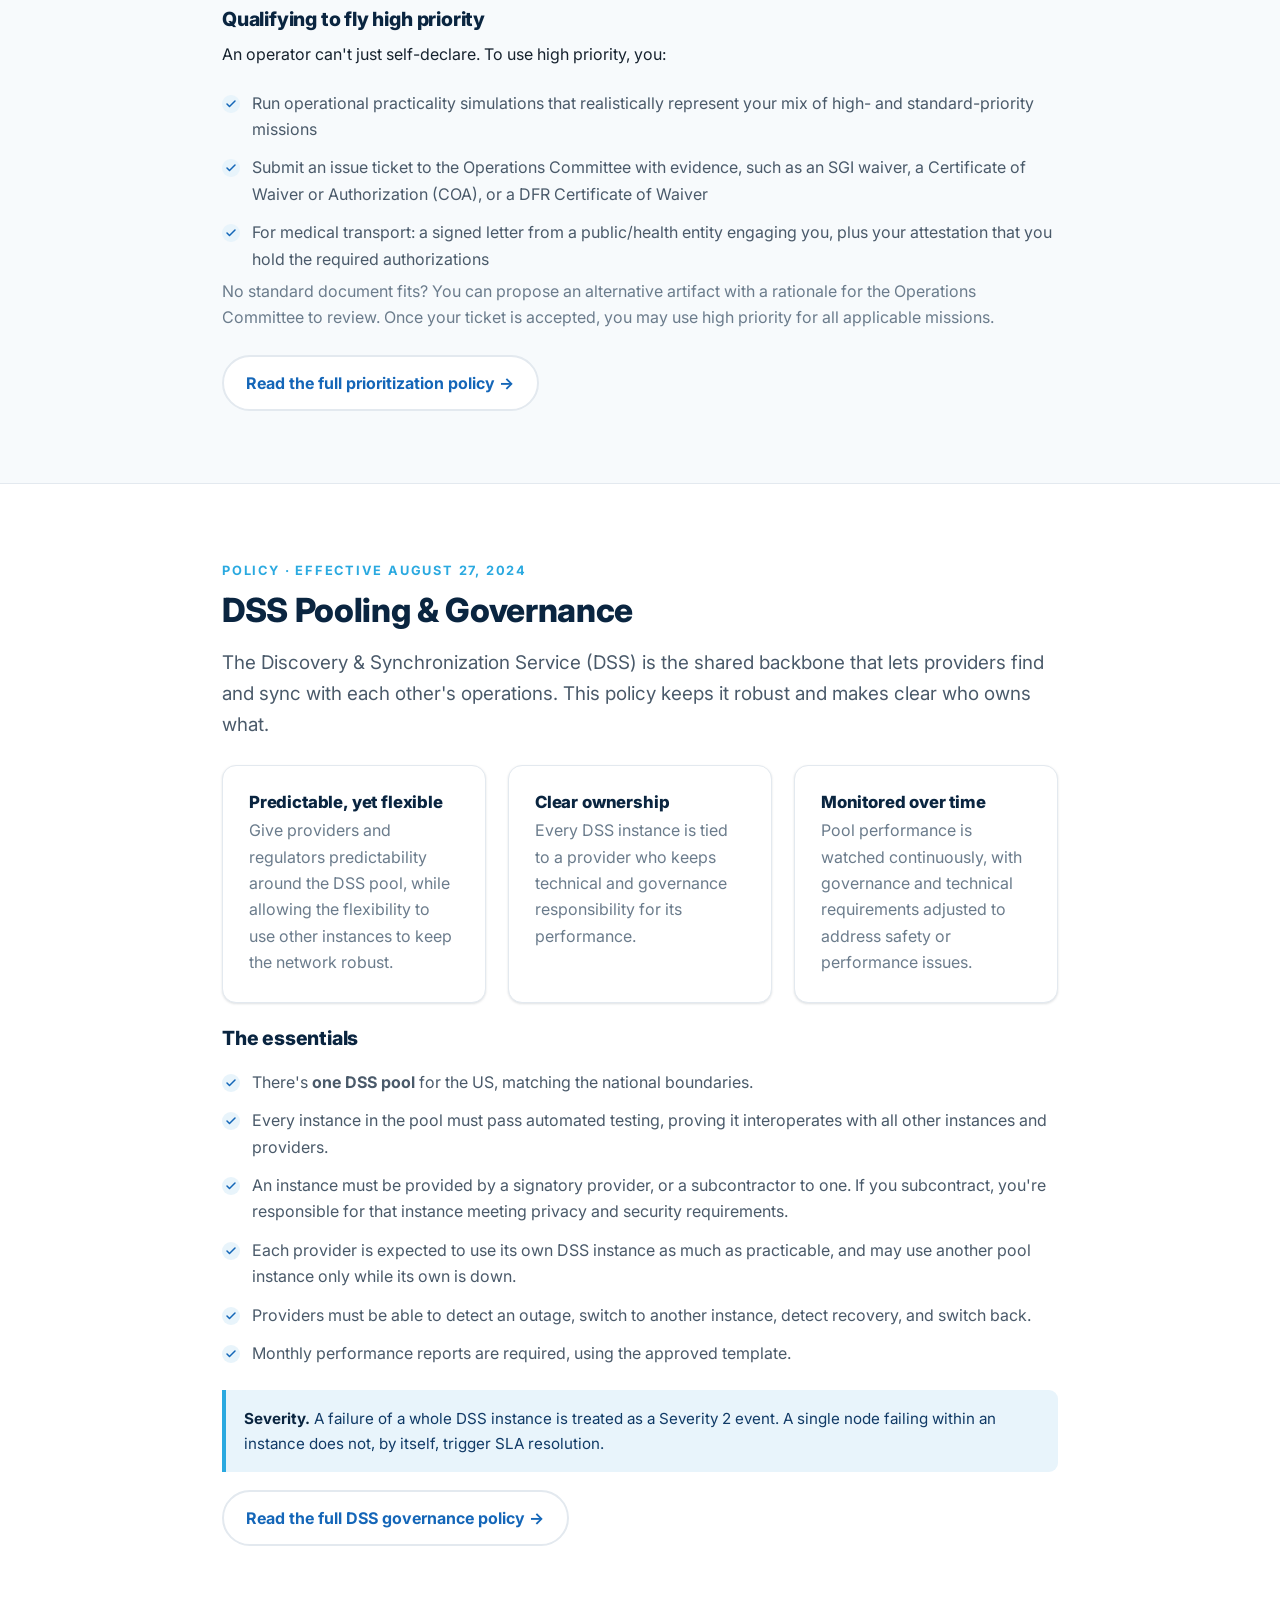
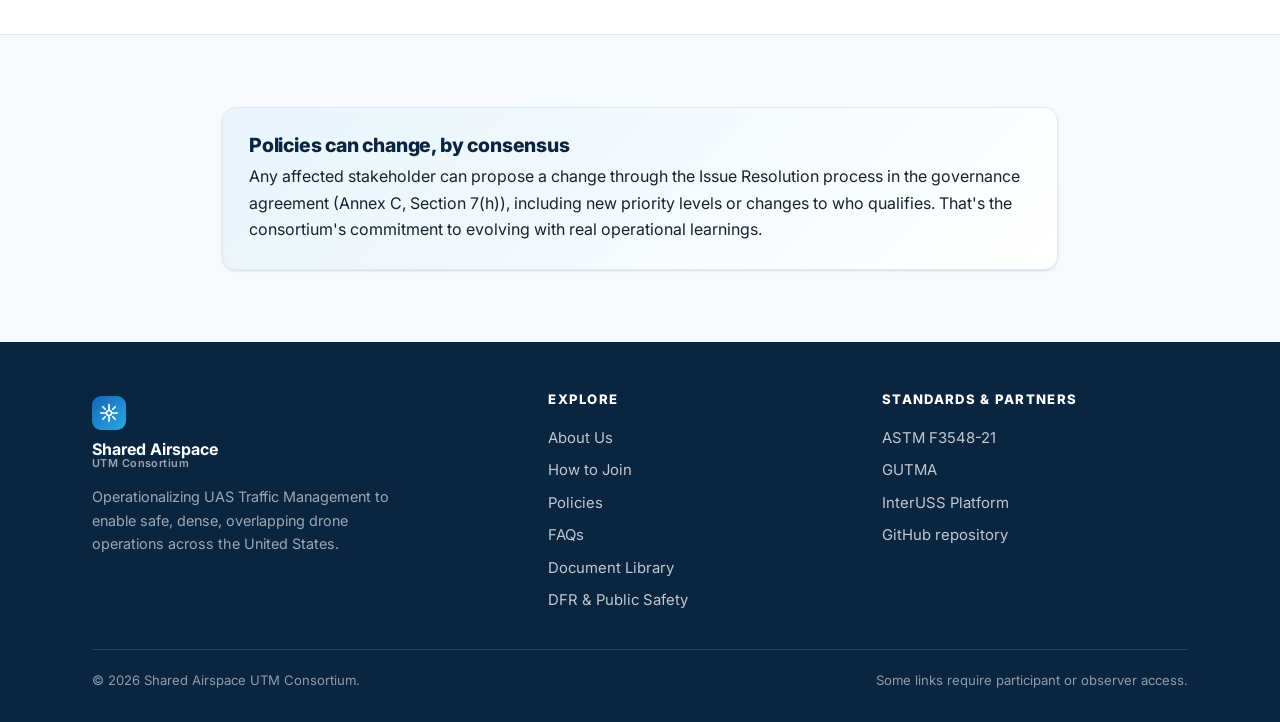
<file: site/policies.html>
<!DOCTYPE html>
<html lang="en">
<head>
<meta charset="UTF-8" />
<meta name="viewport" content="width=device-width, initial-scale=1.0" />
<title>Policies | Shared Airspace UTM Consortium</title>
<meta name="description" content="Plain-language summaries of the consortium's key policies: operational prioritization for life-safety missions, and DSS pooling for network robustness." />
<link rel="preconnect" href="https://fonts.googleapis.com"><link rel="preconnect" href="https://fonts.gstatic.com" crossorigin>
<link href="https://fonts.googleapis.com/css2?family=Inter:wght@400;600;700;800&display=swap" rel="stylesheet">
<link rel="stylesheet" href="assets/css/styles.css" />
</head>
<body>

<header class="site-header">
  <div class="container nav">
    <a class="brand" href="index.html" aria-label="Shared Airspace UTM Consortium home">
      <span class="mark" aria-hidden="true"><svg viewBox="0 0 24 24" fill="none" stroke="currentColor" stroke-width="2" stroke-linecap="round" stroke-linejoin="round"><path d="M12 2v6M12 16v6M2 12h6M16 12h6"/><circle cx="12" cy="12" r="3"/><path d="M4.5 4.5l3 3M19.5 4.5l-3 3M4.5 19.5l3-3M19.5 19.5l-3-3"/></svg></span>
      <span class="brand-text"><strong>Shared Airspace</strong><small>UTM Consortium</small></span>
    </a>
    <button class="nav-toggle" aria-label="Toggle menu" aria-expanded="false" aria-controls="nav-links"><span></span></button>
    <ul class="nav-links" id="nav-links">
      <li><a href="about.html">About Us</a></li>
      <li><a href="onboarding.html">How to Join</a></li>
      <li><a href="policies.html">Policies</a></li>
      <li><a href="faqs.html">FAQs</a></li>
      <li class="nav-drop">
        <button class="nav-drop-btn" aria-expanded="false" aria-controls="nav-resources">Resources <svg viewBox="0 0 24 24" fill="none" stroke="currentColor" stroke-width="2.5" stroke-linecap="round" stroke-linejoin="round" aria-hidden="true"><polyline points="6 9 12 15 18 9"/></svg></button>
        <ul class="nav-menu" id="nav-resources">
          <li><a href="resources.html">Document Library</a></li>
          <li><a href="dfr-public-safety.html">DFR &amp; Public Safety</a></li>
        </ul>
      </li>
    </ul>
  </div>
</header>

<section class="page-hero">
  <div class="container">
    <div class="breadcrumb"><a href="index.html">Home</a> / Policies</div>
    <h1>Policies, in plain language</h1>
    <p>The consortium governs itself through agreed policies. Here are the two most important ones for newcomers, summarized, with links to the official text.</p>
  </div>
</section>

<!-- POLICY NAV -->
<section class="section--tight" style="padding-top:36px">
  <div class="container">
    <div class="grid grid-2">
      <a href="#prioritization" class="card hover reveal" style="color:inherit">
        <div class="ico"><svg viewBox="0 0 24 24" fill="none" stroke="currentColor" stroke-width="2" stroke-linecap="round" stroke-linejoin="round"><path d="M13 2L3 14h9l-1 8 10-12h-9l1-8z"/></svg></div>
        <h3>Operational Prioritization</h3>
        <p>How life-safety missions get priority over routine flights when paths conflict.</p>
        <span class="card-link">Jump to section</span>
      </a>
      <a href="#dss" class="card hover reveal" style="color:inherit">
        <div class="ico"><svg viewBox="0 0 24 24" fill="none" stroke="currentColor" stroke-width="2" stroke-linecap="round" stroke-linejoin="round"><ellipse cx="12" cy="5" rx="9" ry="3"/><path d="M21 12c0 1.66-4 3-9 3s-9-1.34-9-3"/><path d="M3 5v14c0 1.66 4 3 9 3s9-1.34 9-3V5"/></svg></div>
        <h3>DSS Pooling &amp; Governance</h3>
        <p>How the shared discovery service stays robust, and who's responsible for it.</p>
        <span class="card-link">Jump to section</span>
      </a>
    </div>
  </div>
</section>

<!-- PRIORITIZATION -->
<section class="section" id="prioritization">
  <div class="container" style="max-width:880px">
    <span class="eyebrow">Policy · Effective <span data-vtext="prioritization.effective">April 8, 2026</span></span>
    <h2>Operational Prioritization</h2>
    <p class="lead">When two flights would conflict, which one yields? The consortium adopted <strong>two priority levels</strong> so that time-critical, life-safety missions aren't blocked by routine commercial flights.</p>
    <p>This came out of a task force with the FAA, NASA, and industry. They recommended starting simple (two levels) and collecting data to validate how prioritization affects the airspace before adding complexity.</p>

    <div class="grid grid-2" style="margin:28px 0">
      <div class="card reveal" style="border-top:5px solid var(--cyan)">
        <span class="role-tag" style="background:#e3f7f4;color:#067a6f">High Priority</span>
        <h3>Life-safety, time-critical</h3>
        <p>Reserved for missions where immediate response is essential for human safety:</p>
        <ul class="checklist">
          <li>Responding to a 911 call where safety of life is at stake</li>
          <li>Active search-and-rescue</li>
          <li>Delivering blood, plasma, AEDs, or Narcan when life is at stake</li>
          <li>Disaster response where safety of life is at stake</li>
          <li>Drone-as-first-responder (DFR) missions</li>
        </ul>
      </div>
      <div class="card reveal" style="border-top:5px solid var(--mist)">
        <span class="role-tag" style="background:#eef2f6;color:var(--slate)">Standard Priority</span>
        <h3>Everything else</h3>
        <p>All routine operations that don't meet the life-dependent bar:</p>
        <ul class="checklist">
          <li>Standard package delivery</li>
          <li>Infrastructure inspection</li>
          <li>Photography and data collection</li>
          <li>Training missions (even for public-safety operators)</li>
          <li>Routine delivery of basic medical supplies</li>
        </ul>
      </div>
    </div>

    <div class="note reveal"><strong>How it behaves in the air.</strong> When a high-priority operation overlaps another, providers notify the affected operator per the ASTM standard, and accepted, standard priority flights must re-plan. Currently, no one is required to re-plan if in-flight. And at every level, two equal-priority flights are never allowed to conflict.</div>

    <h3 style="margin-top:28px">Qualifying to fly high priority</h3>
    <p>An operator can't just self-declare. To use high priority, you:</p>
    <ul class="checklist">
      <li>Run operational practicality simulations that realistically represent your mix of high- and standard-priority missions</li>
      <li>Submit an issue ticket to the Operations Committee with evidence, such as an SGI waiver, a Certificate of Waiver or Authorization (COA), or a DFR Certificate of Waiver</li>
      <li>For medical transport: a signed letter from a public/health entity engaging you, plus your attestation that you hold the required authorizations</li>
    </ul>
    <p class="muted">No standard document fits? You can propose an alternative artifact with a rationale for the Operations Committee to review. Once your ticket is accepted, you may use high priority for all applicable missions.</p>
    <a class="btn btn-outline" data-vhref="prioritization.href" href="https://github.com/utmimplementationus/getstarted/blob/main/docs/prioritization-policy-04082026.md" style="margin-top:8px">Read the full prioritization policy →</a>
  </div>
</section>

<!-- DSS -->
<section class="section section--alt" id="dss">
  <div class="container" style="max-width:880px">
    <span class="eyebrow">Policy · Effective <span data-vtext="dss.effective">August 27, 2024</span></span>
    <h2>DSS Pooling &amp; Governance</h2>
    <p class="lead">The Discovery &amp; Synchronization Service (DSS) is the shared backbone that lets providers find and sync with each other's operations. This policy keeps it robust and makes clear who owns what.</p>

    <div class="grid grid-3" style="margin:24px 0">
      <div class="card reveal"><h3 style="font-size:1.05rem">Predictable, yet flexible</h3><p class="mb-0 muted">Give providers and regulators predictability around the DSS pool, while allowing the flexibility to use other instances to keep the network robust.</p></div>
      <div class="card reveal"><h3 style="font-size:1.05rem">Clear ownership</h3><p class="mb-0 muted">Every DSS instance is tied to a provider who keeps technical and governance responsibility for its performance.</p></div>
      <div class="card reveal"><h3 style="font-size:1.05rem">Monitored over time</h3><p class="mb-0 muted">Pool performance is watched continuously, with governance and technical requirements adjusted to address safety or performance issues.</p></div>
    </div>

    <h3>The essentials</h3>
    <ul class="checklist">
      <li>There's <strong>one DSS pool</strong> for the US, matching the national boundaries.</li>
      <li>Every instance in the pool must pass automated testing, proving it interoperates with all other instances and providers.</li>
      <li>An instance must be provided by a signatory provider, or a subcontractor to one. If you subcontract, you're responsible for that instance meeting privacy and security requirements.</li>
      <li>Each provider is expected to use its own DSS instance as much as practicable, and may use another pool instance only while its own is down.</li>
      <li>Providers must be able to detect an outage, switch to another instance, detect recovery, and switch back.</li>
      <li>Monthly performance reports are required, using the approved template.</li>
    </ul>
    <div class="note reveal" style="margin-top:18px"><strong>Severity.</strong> A failure of a whole DSS instance is treated as a Severity&nbsp;2 event. A single node failing within an instance does not, by itself, trigger SLA resolution.</div>
    <p style="margin-top:18px"><a class="btn btn-outline" data-vhref="dss.href" href="https://github.com/utmimplementationus/getstarted/blob/main/dss-pooling.md">Read the full DSS governance policy →</a></p>
  </div>
</section>

<!-- CHANGING POLICY -->
<section class="section">
  <div class="container" style="max-width:880px">
    <div class="card reveal" style="background:linear-gradient(135deg,var(--sky-soft),#fff)">
      <h3>Policies can change, by consensus</h3>
      <p class="mb-0">Any affected stakeholder can propose a change through the Issue Resolution process in the governance agreement (Annex&nbsp;C, Section&nbsp;7(h)), including new priority levels or changes to who qualifies. That's the consortium's commitment to evolving with real operational learnings.</p>
    </div>
  </div>
</section>

<footer class="site-footer">
  <div class="container">
    <div class="foot-grid">
      <div class="foot-brand">
        <a class="brand" href="index.html" style="color:#fff; margin-bottom:12px"><span class="mark" aria-hidden="true"><svg viewBox="0 0 24 24" fill="none" stroke="currentColor" stroke-width="2" stroke-linecap="round" stroke-linejoin="round"><path d="M12 2v6M12 16v6M2 12h6M16 12h6"/><circle cx="12" cy="12" r="3"/><path d="M4.5 4.5l3 3M19.5 4.5l-3 3M4.5 19.5l3-3M19.5 19.5l-3-3"/></svg></span><span class="brand-text"><strong style="color:#fff">Shared Airspace</strong><small style="color:rgba(255,255,255,.6)">UTM Consortium</small></span></a>
        <p>Operationalizing UAS Traffic Management to enable safe, dense, overlapping drone operations across the United States.</p>
      </div>
      <div><h4>Explore</h4><a href="about.html">About Us</a><a href="onboarding.html">How to Join</a><a href="policies.html">Policies</a><a href="faqs.html">FAQs</a><a href="resources.html">Document Library</a><a href="dfr-public-safety.html">DFR &amp; Public Safety</a></div>
      <div><h4>Standards &amp; partners</h4><a href="https://www.astm.org/f3548-21.html">ASTM F3548-21</a><a href="https://gutma.org/">GUTMA</a><a href="https://interussplatform.org/">InterUSS Platform</a><a href="https://github.com/utmimplementationus/getstarted">GitHub repository</a></div>
    </div>
    <div class="foot-bottom"><span>© 2026 Shared Airspace UTM Consortium.</span><span>Some links require participant or observer access.</span></div>
  </div>
</footer>
<script src="assets/js/main.js"></script>
<script src="assets/js/versions.js"></script>
</body>
</html>
</file>
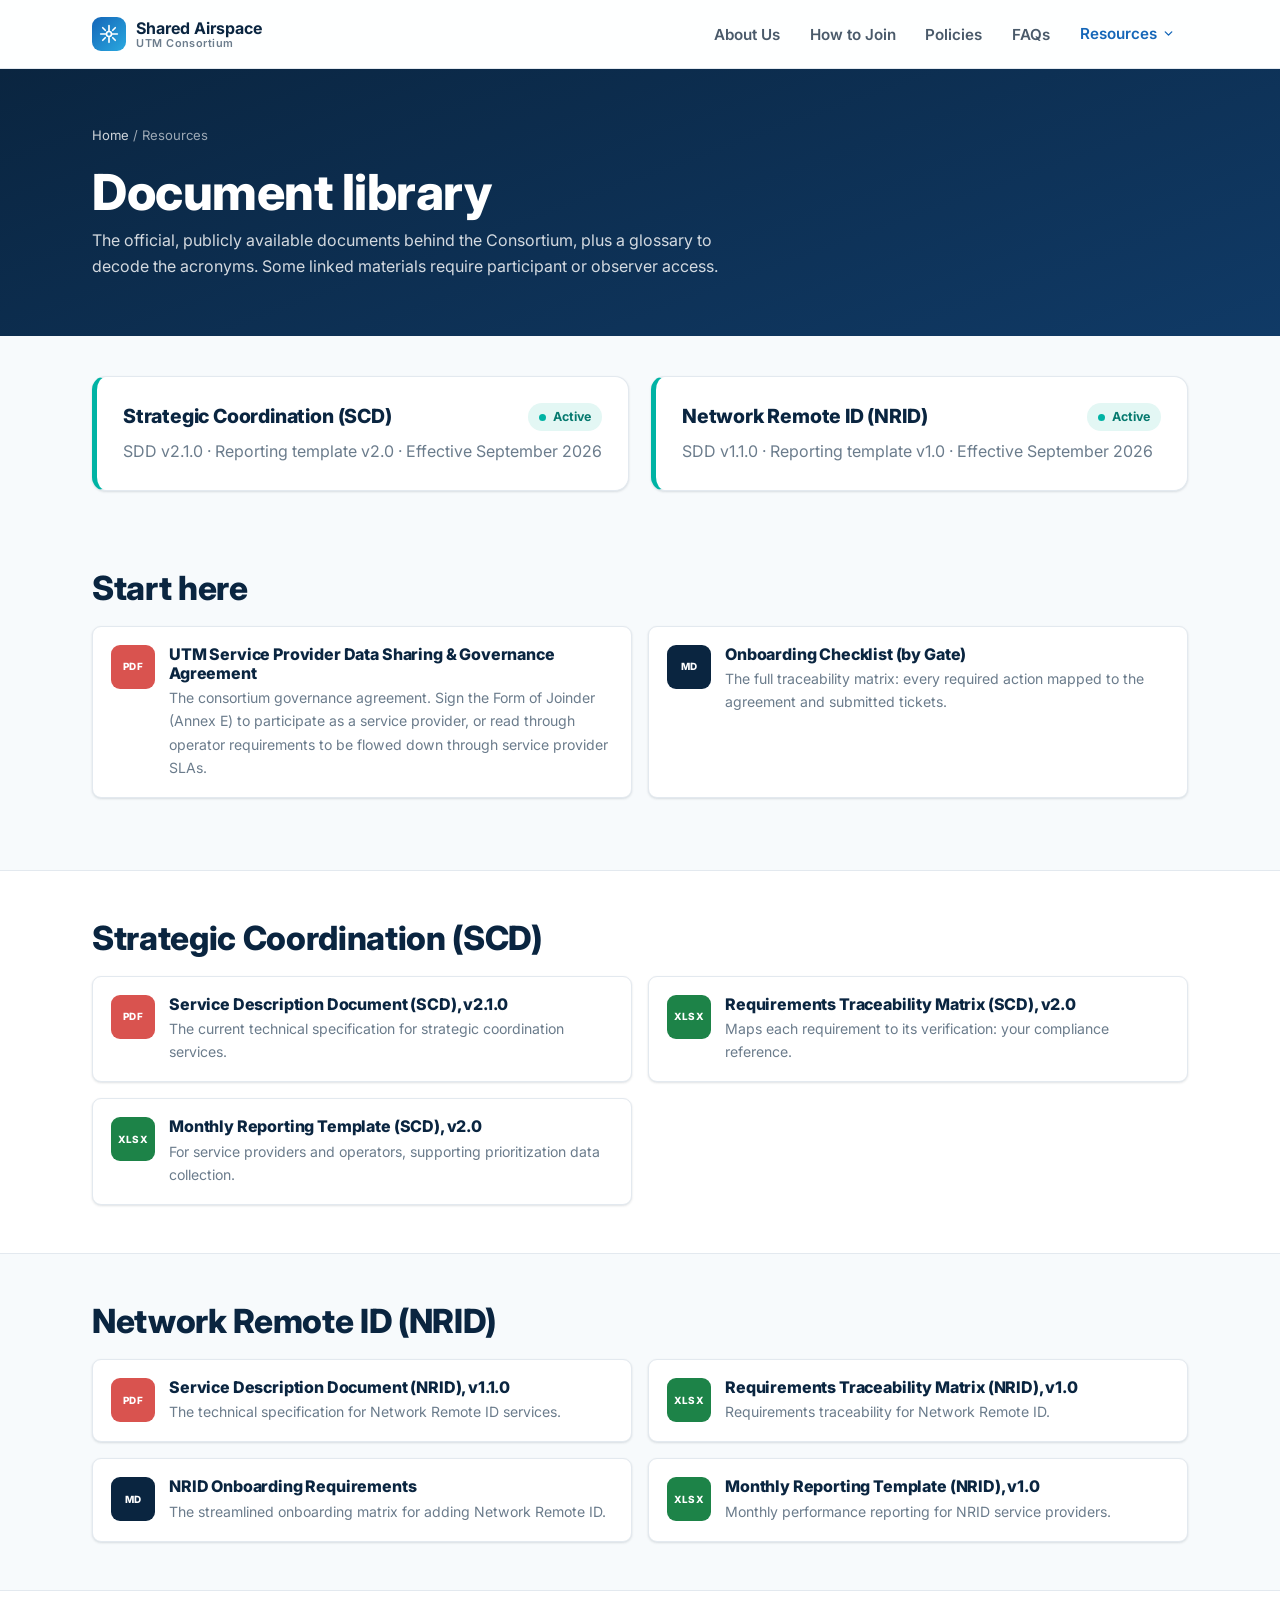
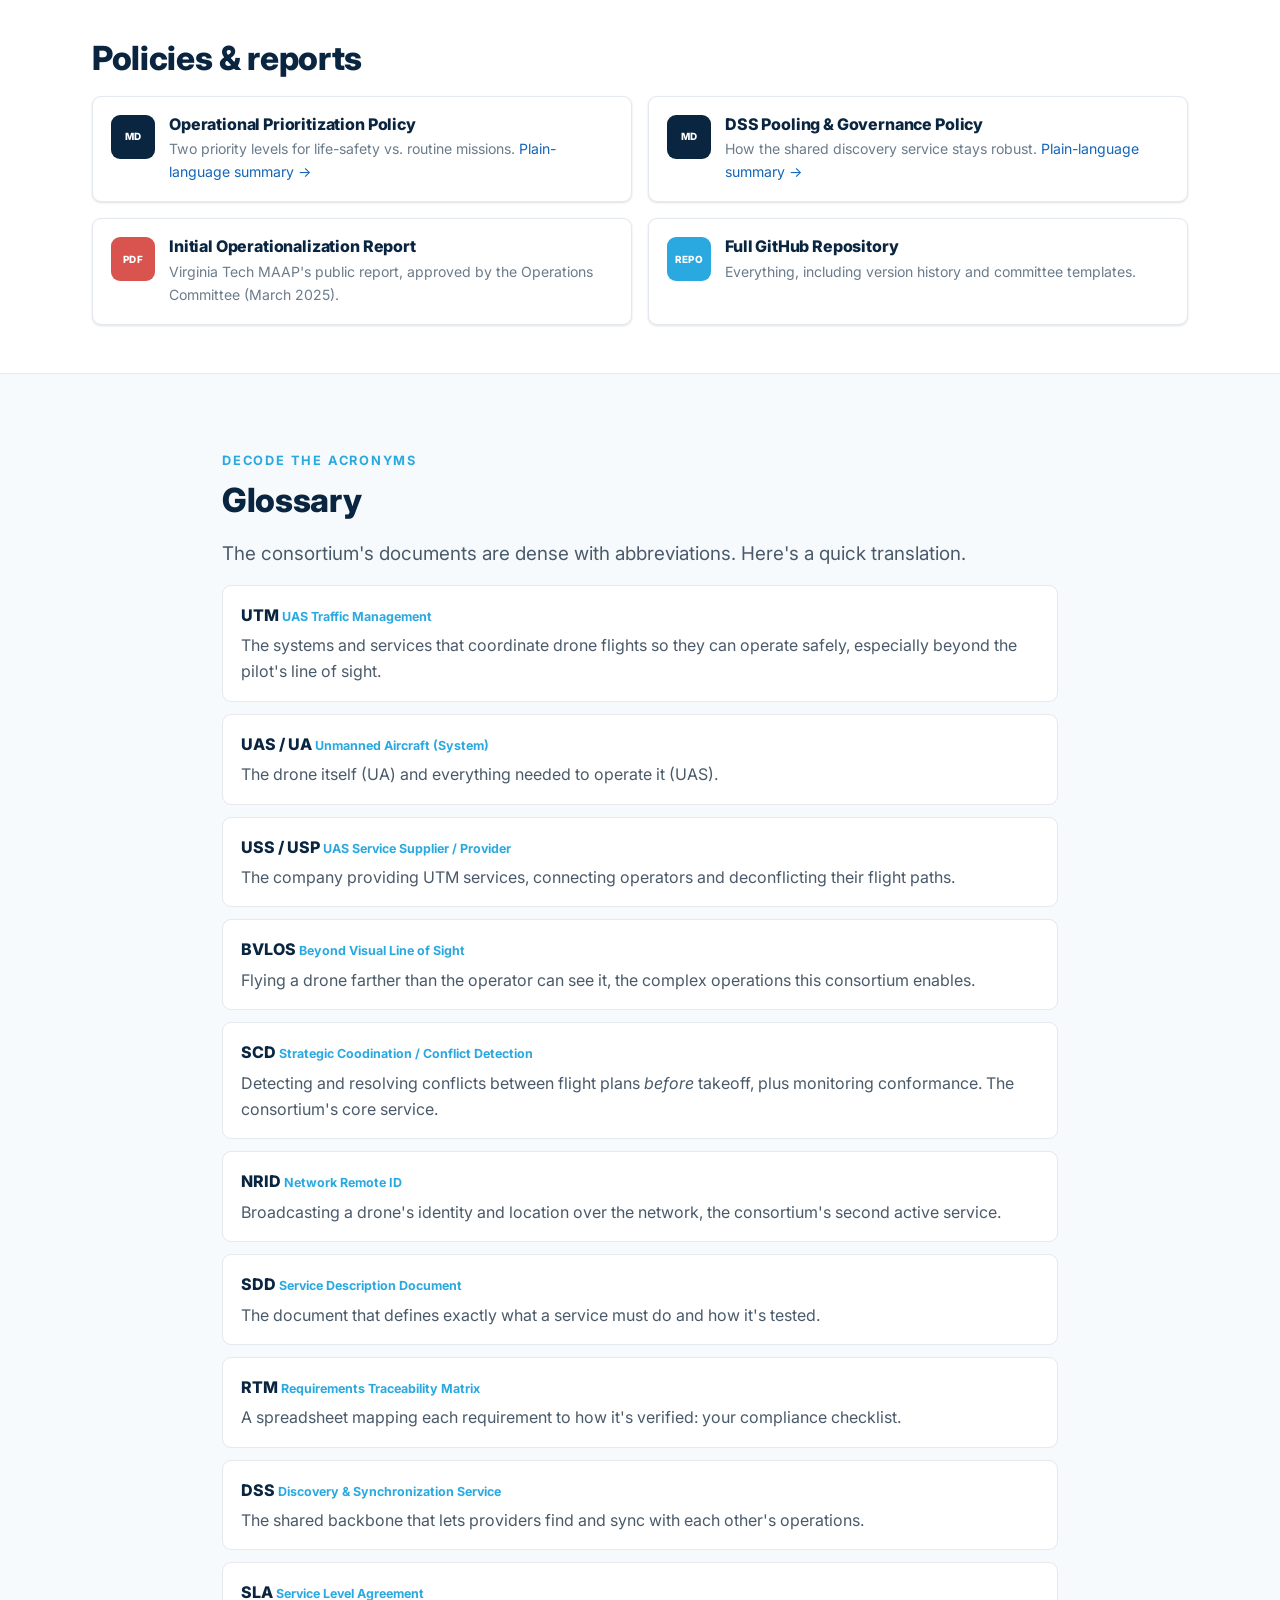
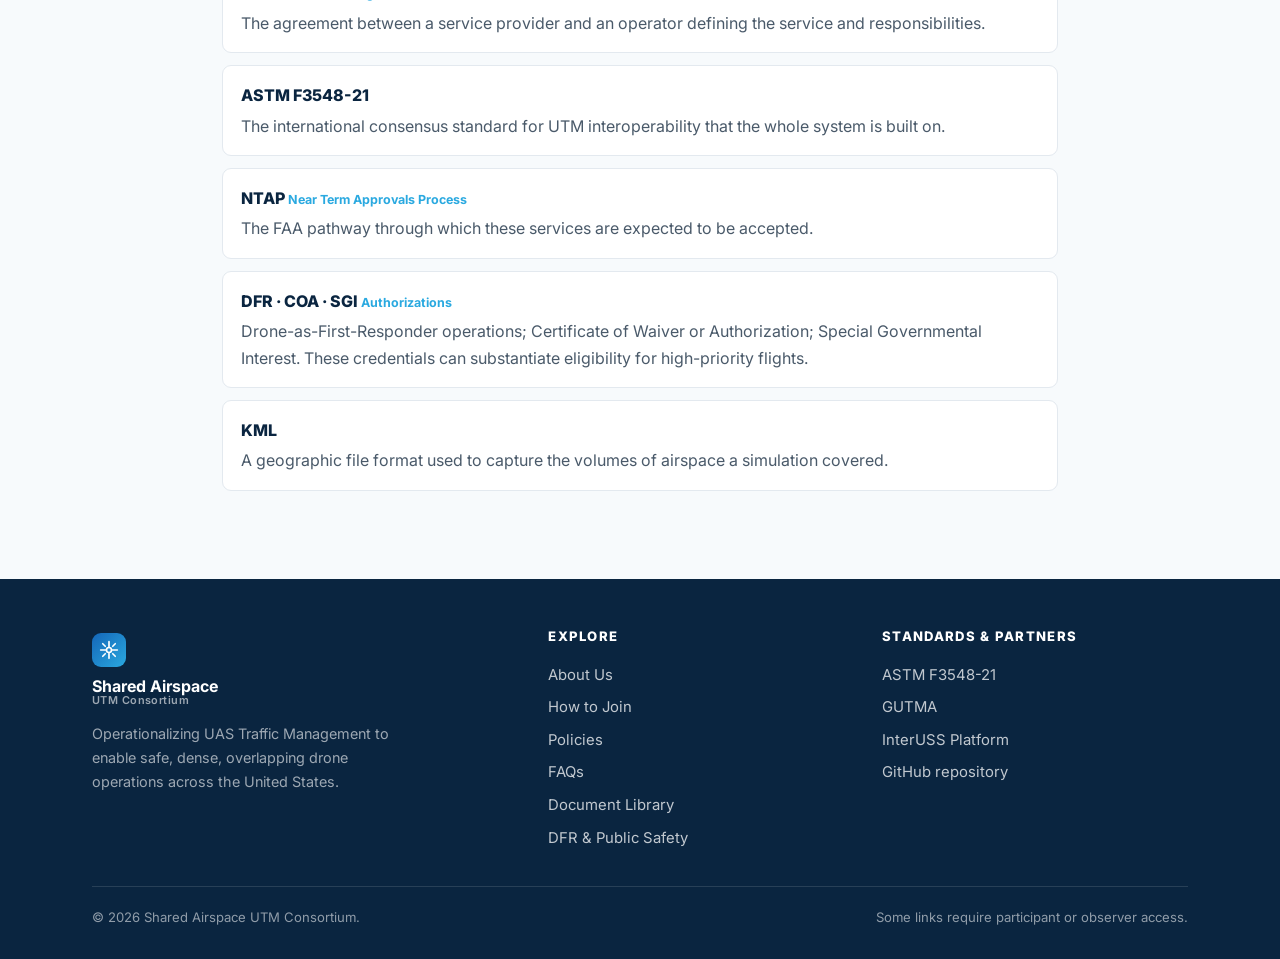
<file: site/resources.html>
<!DOCTYPE html>
<html lang="en">
<head>
<meta charset="UTF-8" />
<meta name="viewport" content="width=device-width, initial-scale=1.0" />
<title>Resources | Shared Airspace UTM Consortium</title>
<meta name="description" content="The official documents of the Shared Airspace UTM Consortium: governance agreement, service description documents, requirements matrices, reporting templates, and a glossary of terms." />
<link rel="preconnect" href="https://fonts.googleapis.com"><link rel="preconnect" href="https://fonts.gstatic.com" crossorigin>
<link href="https://fonts.googleapis.com/css2?family=Inter:wght@400;600;700;800&display=swap" rel="stylesheet">
<link rel="stylesheet" href="assets/css/styles.css" />
</head>
<body>

<header class="site-header">
  <div class="container nav">
    <a class="brand" href="index.html" aria-label="Shared Airspace UTM Consortium home">
      <span class="mark" aria-hidden="true"><svg viewBox="0 0 24 24" fill="none" stroke="currentColor" stroke-width="2" stroke-linecap="round" stroke-linejoin="round"><path d="M12 2v6M12 16v6M2 12h6M16 12h6"/><circle cx="12" cy="12" r="3"/><path d="M4.5 4.5l3 3M19.5 4.5l-3 3M4.5 19.5l3-3M19.5 19.5l-3-3"/></svg></span>
      <span class="brand-text"><strong>Shared Airspace</strong><small>UTM Consortium</small></span>
    </a>
    <button class="nav-toggle" aria-label="Toggle menu" aria-expanded="false" aria-controls="nav-links"><span></span></button>
    <ul class="nav-links" id="nav-links">
      <li><a href="about.html">About Us</a></li>
      <li><a href="onboarding.html">How to Join</a></li>
      <li><a href="policies.html">Policies</a></li>
      <li><a href="faqs.html">FAQs</a></li>
      <li class="nav-drop">
        <button class="nav-drop-btn" aria-expanded="false" aria-controls="nav-resources">Resources <svg viewBox="0 0 24 24" fill="none" stroke="currentColor" stroke-width="2.5" stroke-linecap="round" stroke-linejoin="round" aria-hidden="true"><polyline points="6 9 12 15 18 9"/></svg></button>
        <ul class="nav-menu" id="nav-resources">
          <li><a href="resources.html">Document Library</a></li>
          <li><a href="dfr-public-safety.html">DFR &amp; Public Safety</a></li>
        </ul>
      </li>
    </ul>
  </div>
</header>

<section class="page-hero">
  <div class="container">
    <div class="breadcrumb"><a href="index.html">Home</a> / Resources</div>
    <h1>Document library</h1>
    <p>The official, publicly available documents behind the Consortium, plus a glossary to decode the acronyms. Some linked materials require participant or observer access.</p>
  </div>
</section>

<!-- CURRENT STATUS -->
<section class="section--tight" style="padding-top:40px">
  <div class="container">
    <div class="grid grid-2">
      <div class="card reveal" style="border-left:5px solid var(--cyan)">
        <div class="flex" style="justify-content:space-between"><h3 class="mb-0">Strategic Coordination (SCD)</h3><span class="pill active"><span class="dot"></span> Active</span></div>
        <p class="muted" style="margin:.4rem 0 0">SDD <span data-vtext="scd.sdd.version">v2.1.0</span> · Reporting template <span data-vtext="scd.reporting.version">v2.0</span> · Effective <span data-vtext="scd.effective">September 2026</span></p>
      </div>
      <div class="card reveal" style="border-left:5px solid var(--cyan)">
        <div class="flex" style="justify-content:space-between"><h3 class="mb-0">Network Remote ID (NRID)</h3><span class="pill active"><span class="dot"></span> Active</span></div>
        <p class="muted" style="margin:.4rem 0 0">SDD <span data-vtext="nrid.sdd.version">v1.1.0</span> · Reporting template <span data-vtext="nrid.reporting.version">v1.0</span> · Effective <span data-vtext="nrid.effective">September 2026</span></p>
      </div>
    </div>
  </div>
</section>

<!-- CORE -->
<section class="section" style="padding-top:30px">
  <div class="container">
    <h2>Start here</h2>
    <div class="res-grid">
      <a class="res reveal" data-vhref="agreement.href" href="https://github.com/utmimplementationus/getstarted/blob/main/docs/USP_Agreement_05212026.pdf">
        <span class="ftype pdf">PDF</span><div><h4>UTM Service Provider Data Sharing &amp; Governance Agreement</h4><p>The consortium governance agreement. Sign the Form of Joinder (Annex E) to participate as a service provider, or read through operator requirements to be flowed down through service provider SLAs.</p></div></a>
      <a class="res reveal" href="https://github.com/utmimplementationus/getstarted/blob/main/onboarding.md">
        <span class="ftype md">MD</span><div><h4>Onboarding Checklist (by Gate)</h4><p>The full traceability matrix: every required action mapped to the agreement and submitted tickets.</p></div></a>
    </div>
  </div>
</section>

<!-- SCD -->
<section class="section section--alt" style="padding-top:48px;padding-bottom:48px">
  <div class="container">
    <h2>Strategic Coordination (SCD)</h2>
    <div class="res-grid">
      <a class="res reveal" data-vhref="scd.sdd.href" href="https://github.com/utmimplementationus/getstarted/blob/main/docs/UA-UA_Strategic_Coordination_Service_Description_Document_V2.1.pdf">
        <span class="ftype pdf">PDF</span><div><h4>Service Description Document (SCD), <span data-vtext="scd.sdd.version">v2.1.0</span></h4><p>The current technical specification for strategic coordination services.</p></div></a>
      <a class="res reveal" data-vhref="scd.rtm.href" href="https://github.com/utmimplementationus/getstarted/blob/main/docs/SCD-RTM-V2.0.xlsx">
        <span class="ftype xls">XLSX</span><div><h4>Requirements Traceability Matrix (SCD), <span data-vtext="scd.rtm.version">v2.0</span></h4><p>Maps each requirement to its verification: your compliance reference.</p></div></a>
      <a class="res reveal" data-vhref="scd.reporting.href" href="https://github.com/utmimplementationus/getstarted/blob/main/docs/Service_Provider_and_Operator_Monthly_Reporting_Templates_V2.0.xlsx">
        <span class="ftype xls">XLSX</span><div><h4>Monthly Reporting Template (SCD), <span data-vtext="scd.reporting.version">v2.0</span></h4><p>For service providers and operators, supporting prioritization data collection.</p></div></a>
    </div>
  </div>
</section>

<!-- NRID -->
<section class="section" style="padding-top:48px;padding-bottom:48px">
  <div class="container">
    <h2>Network Remote ID (NRID)</h2>
    <div class="res-grid">
      <a class="res reveal" data-vhref="nrid.sdd.href" href="https://github.com/utmimplementationus/getstarted/blob/main/docs/Network_Remote_Identification_Service_Description_Document_V1.1.pdf">
        <span class="ftype pdf">PDF</span><div><h4>Service Description Document (NRID), <span data-vtext="nrid.sdd.version">v1.1.0</span></h4><p>The technical specification for Network Remote ID services.</p></div></a>
      <a class="res reveal" data-vhref="nrid.rtm.href" href="https://github.com/utmimplementationus/getstarted/blob/main/docs/Network_Remote_Identification_Compliance_Matrix_V1.0.xlsx">
        <span class="ftype xls">XLSX</span><div><h4>Requirements Traceability Matrix (NRID), <span data-vtext="nrid.rtm.version">v1.0</span></h4><p>Requirements traceability for Network Remote ID.</p></div></a>
      <a class="res reveal" href="https://github.com/utmimplementationus/getstarted/blob/main/NRID_onboarding.md">
        <span class="ftype md">MD</span><div><h4>NRID Onboarding Requirements</h4><p>The streamlined onboarding matrix for adding Network Remote ID.</p></div></a>
      <a class="res reveal" data-vhref="nrid.reporting.href" href="https://github.com/utmimplementationus/getstarted/blob/main/docs/Network_Remote_Identification_Service_Provider_Monthly_Reporting_Template_V1.0.xlsx">
        <span class="ftype xls">XLSX</span><div><h4>Monthly Reporting Template (NRID), <span data-vtext="nrid.reporting.version">v1.0</span></h4><p>Monthly performance reporting for NRID service providers.</p></div></a>
    </div>
  </div>
</section>

<!-- POLICIES & REPORTS -->
<section class="section section--alt" style="padding-top:48px;padding-bottom:48px">
  <div class="container">
    <h2>Policies &amp; reports</h2>
    <div class="res-grid">
      <div class="res reveal">
        <span class="ftype md">MD</span><div><h4><a data-vhref="prioritization.href" href="https://github.com/utmimplementationus/getstarted/blob/main/docs/prioritization-policy-04082026.md" style="color:inherit">Operational Prioritization Policy</a></h4><p>Two priority levels for life-safety vs. routine missions. <a href="policies.html">Plain-language summary →</a></p></div></div>
      <div class="res reveal">
        <span class="ftype md">MD</span><div><h4><a data-vhref="dss.href" href="https://github.com/utmimplementationus/getstarted/blob/main/dss-pooling.md" style="color:inherit">DSS Pooling &amp; Governance Policy</a></h4><p>How the shared discovery service stays robust. <a href="policies.html">Plain-language summary →</a></p></div></div>
      <a class="res reveal" data-vhref="report.href" href="https://github.com/utmimplementationus/getstarted/blob/main/docs/Shared_Airspace_Report_v1_FINAL.pdf">
        <span class="ftype pdf">PDF</span><div><h4>Initial Operationalization Report</h4><p>Virginia Tech MAAP's public report, approved by the Operations Committee (March 2025).</p></div></a>
      <a class="res reveal" href="https://github.com/utmimplementationus/getstarted">
        <span class="ftype web">REPO</span><div><h4>Full GitHub Repository</h4><p>Everything, including version history and committee templates.</p></div></a>
    </div>
  </div>
</section>

<!-- GLOSSARY -->
<section class="section">
  <div class="container" style="max-width:880px">
    <span class="eyebrow">Decode the acronyms</span>
    <h2>Glossary</h2>
    <p class="lead">The consortium's documents are dense with abbreviations. Here's a quick translation.</p>
    <dl class="glossary">
      <div class="gloss"><dt>UTM <span class="abbr">UAS Traffic Management</span></dt><dd>The systems and services that coordinate drone flights so they can operate safely, especially beyond the pilot's line of sight.</dd></div>
      <div class="gloss"><dt>UAS / UA <span class="abbr">Unmanned Aircraft (System)</span></dt><dd>The drone itself (UA) and everything needed to operate it (UAS).</dd></div>
      <div class="gloss"><dt>USS / USP <span class="abbr">UAS Service Supplier / Provider</span></dt><dd>The company providing UTM services, connecting operators and deconflicting their flight paths.</dd></div>
      <div class="gloss"><dt>BVLOS <span class="abbr">Beyond Visual Line of Sight</span></dt><dd>Flying a drone farther than the operator can see it, the complex operations this consortium enables.</dd></div>
      <div class="gloss"><dt>SCD <span class="abbr">Strategic Coodination / Conflict Detection</span></dt><dd>Detecting and resolving conflicts between flight plans <em>before</em> takeoff, plus monitoring conformance. The consortium's core service.</dd></div>
      <div class="gloss"><dt>NRID <span class="abbr">Network Remote ID</span></dt><dd>Broadcasting a drone's identity and location over the network, the consortium's second active service.</dd></div>
      <div class="gloss"><dt>SDD <span class="abbr">Service Description Document</span></dt><dd>The document that defines exactly what a service must do and how it's tested.</dd></div>
      <div class="gloss"><dt>RTM <span class="abbr">Requirements Traceability Matrix</span></dt><dd>A spreadsheet mapping each requirement to how it's verified: your compliance checklist.</dd></div>
      <div class="gloss"><dt>DSS <span class="abbr">Discovery &amp; Synchronization Service</span></dt><dd>The shared backbone that lets providers find and sync with each other's operations.</dd></div>
      <div class="gloss"><dt>SLA <span class="abbr">Service Level Agreement</span></dt><dd>The agreement between a service provider and an operator defining the service and responsibilities.</dd></div>
      <div class="gloss"><dt>ASTM F3548-21</dt><dd>The international consensus standard for UTM interoperability that the whole system is built on.</dd></div>
      <div class="gloss"><dt>NTAP <span class="abbr">Near Term Approvals Process</span></dt><dd>The FAA pathway through which these services are expected to be accepted.</dd></div>
      <div class="gloss"><dt>DFR · COA · SGI <span class="abbr">Authorizations</span></dt><dd>Drone-as-First-Responder operations; Certificate of Waiver or Authorization; Special Governmental Interest. These credentials can substantiate eligibility for high-priority flights.</dd></div>
      <div class="gloss"><dt>KML</dt><dd>A geographic file format used to capture the volumes of airspace a simulation covered.</dd></div>
    </dl>
  </div>
</section>

<footer class="site-footer">
  <div class="container">
    <div class="foot-grid">
      <div class="foot-brand">
        <a class="brand" href="index.html" style="color:#fff; margin-bottom:12px"><span class="mark" aria-hidden="true"><svg viewBox="0 0 24 24" fill="none" stroke="currentColor" stroke-width="2" stroke-linecap="round" stroke-linejoin="round"><path d="M12 2v6M12 16v6M2 12h6M16 12h6"/><circle cx="12" cy="12" r="3"/><path d="M4.5 4.5l3 3M19.5 4.5l-3 3M4.5 19.5l3-3M19.5 19.5l-3-3"/></svg></span><span class="brand-text"><strong style="color:#fff">Shared Airspace</strong><small style="color:rgba(255,255,255,.6)">UTM Consortium</small></span></a>
        <p>Operationalizing UAS Traffic Management to enable safe, dense, overlapping drone operations across the United States.</p>
      </div>
      <div><h4>Explore</h4><a href="about.html">About Us</a><a href="onboarding.html">How to Join</a><a href="policies.html">Policies</a><a href="faqs.html">FAQs</a><a href="resources.html">Document Library</a><a href="dfr-public-safety.html">DFR &amp; Public Safety</a></div>
      <div><h4>Standards &amp; partners</h4><a href="https://www.astm.org/f3548-21.html">ASTM F3548-21</a><a href="https://gutma.org/">GUTMA</a><a href="https://interussplatform.org/">InterUSS Platform</a><a href="https://github.com/utmimplementationus/getstarted">GitHub repository</a></div>
    </div>
    <div class="foot-bottom"><span>© 2026 Shared Airspace UTM Consortium.</span><span>Some links require participant or observer access.</span></div>
  </div>
</footer>
<script src="assets/js/main.js"></script>
<script src="assets/js/versions.js"></script>
</body>
</html>
</file>
<file: site/assets/css/styles.css>
/* =====================================================================
   Shared Airspace UTM Consortium — Public Site
   Design system: aviation-inspired, calm, trustworthy, accessible.
   Pure CSS, no build step.
   ===================================================================== */

:root {
  /* Palette */
  --navy:        #0a2540;   /* deep airspace navy */
  --navy-2:      #103a66;
  --blue:        #1466b8;   /* primary action */
  --sky:         #2aa9e0;   /* accent */
  --sky-soft:    #e8f4fb;
  --cyan:        #00b3a4;   /* "go / pass" */
  --amber:       #f5a623;   /* caution / in progress */
  --ink:         #16222e;
  --slate:       #4a5a6a;
  --mist:        #6b7c8c;
  --line:        #e3e9ef;
  --bg:          #f7fafc;
  --card:        #ffffff;
  --white:       #ffffff;

  --radius:      14px;
  --radius-sm:   9px;
  --shadow-sm:   0 1px 2px rgba(16,34,46,.06), 0 1px 3px rgba(16,34,46,.08);
  --shadow:      0 6px 20px rgba(16,34,46,.10);
  --shadow-lg:   0 18px 50px rgba(16,34,46,.16);

  --maxw:        1140px;
  --font:        "Inter", -apple-system, BlinkMacSystemFont, "Segoe UI", Roboto, Helvetica, Arial, sans-serif;
}

/* ---------- Reset & base ---------- */
* { box-sizing: border-box; }
html { scroll-behavior: smooth; }
body {
  margin: 0;
  font-family: var(--font);
  color: var(--ink);
  background: var(--bg);
  line-height: 1.65;
  -webkit-font-smoothing: antialiased;
  text-rendering: optimizeLegibility;
}
img { max-width: 100%; display: block; }
a { color: var(--blue); text-decoration: none; }
a:hover { text-decoration: underline; }
h1, h2, h3, h4 { line-height: 1.2; color: var(--navy); margin: 0 0 .5em; font-weight: 800; letter-spacing: -.01em; }
h1 { font-size: clamp(2rem, 4vw, 3.1rem); }
h2 { font-size: clamp(1.5rem, 2.6vw, 2.1rem); }
h3 { font-size: 1.22rem; }
p { margin: 0 0 1rem; }
.lead { font-size: 1.18rem; color: var(--slate); }

.container { width: 100%; max-width: var(--maxw); margin: 0 auto; padding: 0 22px; }
.section { padding: 72px 0; }
.section--tight { padding: 48px 0; }
.section--alt { background: var(--white); border-top: 1px solid var(--line); border-bottom: 1px solid var(--line); }
.center { text-align: center; }
.eyebrow {
  display: inline-block; font-size: .8rem; font-weight: 700; letter-spacing: .14em;
  text-transform: uppercase; color: var(--sky); margin-bottom: .6rem;
}
.muted { color: var(--mist); }
.measure { max-width: 720px; }
.measure.center { margin-left: auto; margin-right: auto; }

/* ---------- Buttons ---------- */
.btn {
  display: inline-flex; align-items: center; gap: .5rem;
  font-weight: 700; font-size: 1rem; padding: .8rem 1.4rem;
  border-radius: 999px; border: 2px solid transparent; cursor: pointer;
  transition: transform .12s ease, box-shadow .12s ease, background .12s ease;
}
.btn:hover { text-decoration: none; transform: translateY(-1px); }
.btn-primary { background: var(--blue); color: #fff; box-shadow: var(--shadow-sm); }
.btn-primary:hover { background: #1059a1; box-shadow: var(--shadow); }
.btn-ghost { background: rgba(255,255,255,.1); color: #fff; border-color: rgba(255,255,255,.5); }
.btn-ghost:hover { background: rgba(255,255,255,.18); }
.btn-outline { background: #fff; color: var(--blue); border-color: var(--line); }
.btn-outline:hover { border-color: var(--blue); }
.btn-lg { font-size: 1.08rem; padding: .95rem 1.7rem; }

/* ---------- Header / nav ---------- */
.site-header {
  position: sticky; top: 0; z-index: 50;
  background: rgba(255,255,255,.88); backdrop-filter: saturate(160%) blur(10px);
  border-bottom: 1px solid var(--line);
}
.nav { display: flex; align-items: center; justify-content: space-between; height: 68px; }
.brand { display: flex; align-items: center; gap: .65rem; font-weight: 800; color: var(--navy); }
.brand:hover { text-decoration: none; }
.brand .mark {
  width: 34px; height: 34px; border-radius: 9px; display: grid; place-items: center;
  background: linear-gradient(135deg, var(--blue), var(--sky)); color: #fff; flex: none;
}
.brand .mark svg { width: 20px; height: 20px; }
.brand-text small { display: block; font-size: .68rem; font-weight: 600; color: var(--mist); letter-spacing: .04em; line-height: 1; }
.brand-text strong { display: block; font-size: 1rem; line-height: 1.15; }

.nav-links { display: flex; align-items: center; gap: 4px; list-style: none; margin: 0; padding: 0; }
.nav-links a,
.nav-links .nav-drop-btn {
  color: var(--slate); font-weight: 600; font-size: .95rem; padding: .5rem .8rem; border-radius: 8px;
}
.nav-links a:hover,
.nav-links .nav-drop-btn:hover { color: var(--navy); background: var(--sky-soft); text-decoration: none; }
.nav-links a.active { color: var(--blue); }
/* Keep CTA button readable: button color rules must beat the .nav-links a defaults above */
.nav-links a.btn-primary, .nav-links a.btn-primary:hover { color: #fff; background: var(--blue); }
.nav-links a.btn-primary:hover { background: #1059a1; }
.nav-links a.btn-outline, .nav-links a.btn-outline:hover { color: var(--blue); background: #fff; }
.nav-cta { margin-left: 8px; }

/* nav dropdown */
.nav-drop { position: relative; }
.nav-drop-btn {
  display: inline-flex; align-items: center; gap: .35rem;
  font-family: inherit; line-height: inherit; background: none; border: 0; cursor: pointer;
}
.nav-drop-btn.active { color: var(--blue); }
.nav-drop-btn svg { width: 13px; height: 13px; transition: transform .18s ease; }
.nav-drop.open > .nav-drop-btn svg { transform: rotate(180deg); }
.nav-menu {
  display: none; list-style: none; margin: 0; padding: 6px; position: absolute; top: calc(100% + 6px); right: 0;
  min-width: 215px; background: #fff; border: 1px solid var(--line); border-radius: var(--radius-sm);
  box-shadow: var(--shadow); z-index: 60;
}
.nav-drop.open > .nav-menu { display: block; }
/* invisible bridge so the pointer can cross the gap without closing the menu */
.nav-drop::after { content: ""; display: none; position: absolute; left: 0; right: 0; top: 100%; height: 10px; }
.nav-drop.open::after { display: block; }
.nav-menu a { display: block; padding: .55rem .7rem; white-space: nowrap; }
/* No-JS fallback only: main.js adds .js-drops and then owns the open state,
   so `aria-expanded` always matches what is on screen. */
@media (min-width: 861px) {
  .nav-links:not(.js-drops) .nav-drop:hover > .nav-menu,
  .nav-links:not(.js-drops) .nav-drop:focus-within > .nav-menu { display: block; }
  .nav-links:not(.js-drops) .nav-drop:hover::after,
  .nav-links:not(.js-drops) .nav-drop:focus-within::after { display: block; }
}

.nav-toggle {
  display: none; background: none; border: 0; cursor: pointer; padding: 8px; border-radius: 8px;
}
.nav-toggle span, .nav-toggle span::before, .nav-toggle span::after {
  content: ""; display: block; width: 24px; height: 2px; background: var(--navy); border-radius: 2px;
  transition: transform .2s ease, opacity .2s ease;
}
.nav-toggle span::before { transform: translateY(-7px); }
.nav-toggle span::after  { transform: translateY(5px); }

@media (max-width: 860px) {
  .nav-toggle { display: block; }
  .nav-links {
    position: absolute; top: 68px; left: 0; right: 0; flex-direction: column; align-items: stretch;
    background: #fff; border-bottom: 1px solid var(--line); padding: 10px 16px 18px;
    box-shadow: var(--shadow); gap: 2px;
    display: none;
  }
  .nav-links.open { display: flex; }
  .nav-links a { padding: .75rem .6rem; font-size: 1rem; }
  .nav-cta { margin: 6px 0 0; }
  .nav-cta .btn { width: 100%; justify-content: center; }
  .nav-drop { position: static; }
  .nav-links .nav-drop-btn { width: 100%; justify-content: space-between; padding: .75rem .6rem; font-size: 1rem; }
  .nav-menu {
    position: static; min-width: 0; padding: 0 0 4px 14px; border: 0; box-shadow: none;
    border-left: 2px solid var(--line); margin-left: .6rem;
  }
  .nav-drop::after { content: none; }
  .nav-menu a { padding: .6rem .6rem; }
}

/* ---------- Hero ---------- */
.hero {
  position: relative; color: #fff; overflow: hidden;
  background: radial-gradient(1200px 600px at 75% -10%, #1f5fa6 0%, transparent 55%),
              linear-gradient(160deg, var(--navy) 0%, var(--navy-2) 60%, #0d4a86 100%);
}
.hero::after {
  content: ""; position: absolute; inset: 0; pointer-events: none;
  background-image:
    radial-gradient(circle at 20% 30%, rgba(255,255,255,.06) 0 2px, transparent 3px),
    radial-gradient(circle at 65% 70%, rgba(255,255,255,.05) 0 2px, transparent 3px),
    radial-gradient(circle at 85% 25%, rgba(255,255,255,.05) 0 2px, transparent 3px);
}
.hero .container { position: relative; z-index: 1; padding-top: 84px; padding-bottom: 84px; }
.hero h1 { color: #fff; max-width: 16ch; }
.hero .lead { color: rgba(255,255,255,.86); max-width: 60ch; }
.hero-actions { display: flex; flex-wrap: wrap; gap: 12px; margin-top: 26px; }
.hero-badge {
  display: inline-flex; align-items: center; gap: .5rem; font-size: .82rem; font-weight: 600;
  background: rgba(255,255,255,.12); border: 1px solid rgba(255,255,255,.25);
  padding: .35rem .8rem; border-radius: 999px; margin-bottom: 1.2rem; color: #eaf4fc;
}
.hero-badge .dot { width: 8px; height: 8px; border-radius: 50%; background: var(--cyan); box-shadow: 0 0 0 4px rgba(0,179,164,.25); }

/* page hero (smaller, for subpages) */
.page-hero { color: #fff; background: linear-gradient(160deg, var(--navy), var(--navy-2)); }
.page-hero .container { padding: 56px 22px; }
.page-hero h1 { color: #fff; margin-bottom: .3rem; }
.page-hero p { color: rgba(255,255,255,.82); max-width: 65ch; margin: 0; }
.breadcrumb { font-size: .82rem; color: rgba(255,255,255,.6); margin-bottom: 1rem; }
.breadcrumb a { color: rgba(255,255,255,.8); }

/* ---------- Stats ---------- */
.stats { display: grid; grid-template-columns: repeat(4, 1fr); gap: 18px; }
.stat {
  background: rgba(255,255,255,.08); border: 1px solid rgba(255,255,255,.16);
  border-radius: var(--radius); padding: 20px; backdrop-filter: blur(4px);
}
.stat .num { font-size: 2rem; font-weight: 800; color: #fff; line-height: 1; }
.stat .lbl { font-size: .88rem; color: rgba(255,255,255,.78); margin-top: .35rem; }
@media (max-width: 720px){ .stats { grid-template-columns: repeat(2,1fr); } }
/* stats on a light section */
.stats--light .stat { background: var(--card); border-color: var(--line); box-shadow: var(--shadow-sm); backdrop-filter: none; }
.stats--light .stat .num { color: var(--navy); }
.stats--light .stat .lbl { color: var(--slate); }

/* ---------- Cards & grids ---------- */
.grid { display: grid; gap: 22px; }
.grid-2 { grid-template-columns: repeat(2, 1fr); }
.grid-3 { grid-template-columns: repeat(3, 1fr); }
.grid-4 { grid-template-columns: repeat(4, 1fr); }
@media (max-width: 920px){ .grid-3, .grid-4 { grid-template-columns: repeat(2,1fr); } }
@media (max-width: 640px){ .grid-2, .grid-3, .grid-4 { grid-template-columns: 1fr; } }

/* Centres a trailing partial row (e.g. a 3-up layout holding 5 cards).
   Uses flex instead of grid so the last row centres rather than leaving an empty cell.
   Column widths match .grid-3 at every breakpoint. Pair with .grid for the gap. */
.grid-center { display: flex; flex-wrap: wrap; justify-content: center; }
.grid-center > * { flex: 0 1 calc((100% - 44px) / 3); }
@media (max-width: 920px){ .grid-center > * { flex: 0 1 calc((100% - 22px) / 2); } }
@media (max-width: 640px){ .grid-center > * { flex: 0 1 100%; } }

.card {
  background: var(--card); border: 1px solid var(--line); border-radius: var(--radius);
  padding: 26px; box-shadow: var(--shadow-sm); transition: transform .14s ease, box-shadow .14s ease;
}
.card.hover:hover { transform: translateY(-3px); box-shadow: var(--shadow); }
.card h3 { margin-bottom: .35rem; }
.card p:last-child { margin-bottom: 0; }
.card .ico {
  width: 46px; height: 46px; border-radius: 11px; display: grid; place-items: center;
  background: var(--sky-soft); color: var(--blue); margin-bottom: 14px;
}
.card .ico svg { width: 24px; height: 24px; }
.card-link { font-weight: 700; display: inline-flex; align-items: center; gap: .35rem; }
.card-link::after { content: "→"; transition: transform .12s ease; }
.card-link:hover::after { transform: translateX(3px); }

/* ---------- Principles list ---------- */
.principles { counter-reset: p; display: grid; grid-template-columns: repeat(3,1fr); gap: 16px; }
@media (max-width: 920px){ .principles { grid-template-columns: repeat(2,1fr);} }
@media (max-width: 640px){ .principles { grid-template-columns: 1fr;} }
.principle {
  counter-increment: p; position: relative; background: var(--white); border: 1px solid var(--line);
  border-radius: var(--radius-sm); padding: 20px 20px 20px 64px; box-shadow: var(--shadow-sm);
}
.principle::before {
  content: counter(p); position: absolute; left: 18px; top: 18px;
  width: 32px; height: 32px; border-radius: 50%; display: grid; place-items: center;
  background: linear-gradient(135deg, var(--blue), var(--sky)); color: #fff; font-weight: 800; font-size: .95rem;
}
.principle p { margin: 0; font-weight: 600; color: var(--ink); font-size: .98rem; }
.principle.lead-principle { background: linear-gradient(135deg, var(--navy), var(--navy-2)); border: 0; }
.principle.lead-principle p { color: #fff; font-size: 1.05rem; }
.principle.lead-principle::before { background: var(--cyan); color: var(--navy); }

/* ---------- Journey path toggle (Service Provider / Operator) ---------- */
.journey-toggle {
  display: inline-flex; gap: 4px; padding: 4px; margin: 8px 0 4px;
  background: var(--white); border: 1px solid var(--line); border-radius: 999px; box-shadow: var(--shadow-sm);
}
.jt-btn {
  font-family: inherit; font-weight: 700; font-size: .95rem; color: var(--slate);
  background: none; border: 0; cursor: pointer; padding: .6rem 1.25rem; border-radius: 999px;
  display: inline-flex; align-items: center; gap: .5rem; transition: background .15s ease, color .15s ease;
}
.jt-btn:hover { color: var(--navy); }
.jt-btn.active { background: var(--blue); color: #fff; }
.journey-panel[hidden] { display: none; }
@media (max-width: 520px){ .journey-toggle { width: 100%; } .jt-btn { flex: 1; justify-content: center; padding: .6rem .7rem; } }

/* ---------- Timeline / gates ---------- */
.journey { position: relative; margin-top: 30px; }
.journey::before {
  content: ""; position: absolute; left: 27px; top: 10px; bottom: 10px; width: 3px;
  background: linear-gradient(var(--sky), var(--cyan)); border-radius: 3px;
}
.step { position: relative; padding: 0 0 34px 76px; }
.step:last-child { padding-bottom: 0; }
.step .badge {
  position: absolute; left: 0; top: 0; width: 56px; height: 56px; border-radius: 50%;
  background: #fff; border: 3px solid var(--sky); color: var(--navy); display: grid; place-items: center;
  font-weight: 800; font-size: 1.1rem; box-shadow: var(--shadow-sm); z-index: 1;
}
.step .badge.go { border-color: var(--cyan); }
.step-card { background: #fff; border: 1px solid var(--line); border-radius: var(--radius); padding: 22px 24px; box-shadow: var(--shadow-sm); }
.step-card h3 { margin-bottom: .2rem; }
.step-tag { font-size: .76rem; font-weight: 700; text-transform: uppercase; letter-spacing: .08em; color: var(--sky); }
.checklist { list-style: none; margin: .8rem 0 0; padding: 0; }
.checklist li { position: relative; padding: 6px 0 6px 30px; color: var(--slate); }
.checklist li::before {
  content: ""; position: absolute; left: 0; top: 11px; width: 18px; height: 18px; border-radius: 50%;
  background: var(--sky-soft) url("data:image/svg+xml;utf8,<svg xmlns='http://www.w3.org/2000/svg' viewBox='0 0 24 24' fill='none' stroke='%231466b8' stroke-width='3' stroke-linecap='round' stroke-linejoin='round'><polyline points='20 6 9 17 4 12'/></svg>") center / 12px no-repeat;
}

/* gate columns */
.gate-grid { display:grid; grid-template-columns: repeat(3,1fr); gap: 20px; }
@media (max-width: 820px){ .gate-grid { grid-template-columns: 1fr; } }
.gate { border-top: 5px solid var(--sky); }
.gate:nth-child(2){ border-top-color: var(--amber); }
.gate:nth-child(3){ border-top-color: var(--cyan); }
.gate .gnum { font-size: .8rem; font-weight: 800; letter-spacing:.1em; text-transform: uppercase; color: var(--mist); }

/* ---------- Roles / two-column callouts ---------- */
.role-tag {
  display:inline-block; font-size:.72rem; font-weight:800; letter-spacing:.06em; text-transform:uppercase;
  padding:.2rem .6rem; border-radius: 6px; margin-bottom:.6rem;
}
.role-tag.sp { background: var(--sky-soft); color: var(--blue); }
.role-tag.op { background: #fff3df; color: #a9690a; }

/* ---------- Members ---------- */
.members { display: grid; grid-template-columns: repeat(auto-fill, minmax(150px,1fr)); gap: 12px; }
.member {
  background:#fff; border:1px solid var(--line); border-radius: var(--radius-sm); padding: 16px;
  text-align:center; font-weight:700; color: var(--navy); box-shadow: var(--shadow-sm); font-size:.95rem;
}
.member span { display:block; font-size:.72rem; font-weight:600; color: var(--mist); margin-top:.2rem; text-transform: uppercase; letter-spacing:.05em; }

/* ---------- FAQ accordion ---------- */
.faq-search {
  width: 100%; padding: .9rem 1.1rem .9rem 2.6rem; border:1px solid var(--line); border-radius: 999px;
  font-size: 1rem; font-family: inherit; box-shadow: var(--shadow-sm);
  background: #fff url("data:image/svg+xml;utf8,<svg xmlns='http://www.w3.org/2000/svg' viewBox='0 0 24 24' fill='none' stroke='%236b7c8c' stroke-width='2' stroke-linecap='round'><circle cx='11' cy='11' r='7'/><line x1='21' y1='21' x2='16.65' y2='16.65'/></svg>") 14px center / 18px no-repeat;
}
.faq-search:focus { outline: none; border-color: var(--blue); box-shadow: 0 0 0 4px rgba(20,102,184,.12); }
.faq-group-title { margin: 34px 0 12px; font-size: .82rem; text-transform: uppercase; letter-spacing:.12em; color: var(--mist); font-weight:800; }
.faq { background:#fff; border:1px solid var(--line); border-radius: var(--radius-sm); margin-bottom: 10px; overflow:hidden; }
.faq summary {
  cursor: pointer; list-style: none; padding: 18px 52px 18px 20px; font-weight: 700; color: var(--navy);
  position: relative; font-size: 1.02rem;
}
.faq summary::-webkit-details-marker { display:none; }
.faq summary::after {
  content: "+"; position:absolute; right: 20px; top: 50%; transform: translateY(-50%);
  font-size: 1.5rem; color: var(--blue); font-weight: 400; transition: transform .2s ease;
}
.faq[open] summary::after { content: "−"; }
.faq summary:hover { background: var(--sky-soft); }
.faq .answer { padding: 0 20px 18px; color: var(--slate); }
.faq .answer p:last-child { margin-bottom: 0; }
.faq-empty { padding: 30px; text-align:center; color: var(--mist); display:none; }

/* ---------- Resource list ---------- */
.res-grid { display:grid; grid-template-columns: repeat(2,1fr); gap: 16px; }
@media (max-width: 720px){ .res-grid { grid-template-columns: 1fr; } }
.res {
  display:flex; gap: 14px; align-items:flex-start; background:#fff; border:1px solid var(--line);
  border-radius: var(--radius-sm); padding: 18px; box-shadow: var(--shadow-sm); transition: border-color .12s ease, transform .12s ease;
}
.res:hover { border-color: var(--blue); transform: translateY(-2px); text-decoration:none; }
.res .ftype {
  flex:none; width: 44px; height: 44px; border-radius: 9px; display:grid; place-items:center;
  font-size:.62rem; font-weight:800; color:#fff; letter-spacing:.03em;
}
.ftype.pdf { background:#d9534f; } .ftype.xls { background:#1d8348; } .ftype.md { background: var(--navy); } .ftype.web { background: var(--sky); }
.res h4 { margin:0 0 .2rem; color: var(--navy); font-size: 1rem; }
.res p { margin:0; font-size:.88rem; color: var(--mist); }

/* ---------- Callout / CTA band ---------- */
.cta-band {
  background: linear-gradient(120deg, var(--blue), var(--sky)); color:#fff; border-radius: var(--radius);
  padding: 42px; display:flex; align-items:center; justify-content:space-between; gap: 24px; flex-wrap: wrap;
  box-shadow: var(--shadow);
}
.cta-band h2 { color:#fff; margin:0 0 .3rem; }
.cta-band p { color: rgba(255,255,255,.9); margin:0; max-width: 52ch; }

/* ---------- Quote band ---------- */
.quote-band { background: var(--navy); color:#fff; }
.quote { max-width: 860px; margin: 0 auto; text-align: center; }
.quote blockquote { margin: 0; }
.quote blockquote p { color:#fff; font-size: clamp(1.05rem, 1.6vw, 1.3rem); line-height: 1.6; font-weight: 600; margin: 0; }
.quote figcaption { margin-top: 1.4rem; color: var(--sky); font-size: .85rem; font-weight: 700; letter-spacing: .14em; text-transform: uppercase; }
.quote figcaption::before { content: "— "; }

.note {
  border-left: 4px solid var(--sky); background: var(--sky-soft); padding: 16px 18px;
  border-radius: 0 var(--radius-sm) var(--radius-sm) 0; color: var(--navy-2); font-size:.95rem;
}
.note strong { color: var(--navy); }

.pill { display:inline-flex; align-items:center; gap:.4rem; font-size:.78rem; font-weight:700; padding:.25rem .7rem; border-radius:999px; }
.pill.active { background: #e3f7f4; color: #067a6f; }
.pill.active .dot { width:7px;height:7px;border-radius:50%;background: var(--cyan); }

/* ---------- Definition / glossary ---------- */
.glossary { display:grid; gap: 12px; }
.gloss { background:#fff; border:1px solid var(--line); border-radius: var(--radius-sm); padding: 16px 18px; }
.gloss dt { font-weight: 800; color: var(--navy); }
.gloss dd { margin: .25rem 0 0; color: var(--slate); }
.gloss .abbr { font-size:.78rem; color: var(--sky); font-weight:700; }

/* ---------- Footer ---------- */
.site-footer { background: var(--navy); color: rgba(255,255,255,.75); margin-top: 0; }
.site-footer .container { padding: 50px 22px 30px; }
.foot-grid { display:grid; grid-template-columns: 1.4fr 1fr 1fr; gap: 28px; }
@media (max-width: 820px){ .foot-grid { grid-template-columns: 1fr 1fr; } }
@media (max-width: 480px){ .foot-grid { grid-template-columns: 1fr; } }
.site-footer h4 { color:#fff; font-size:.82rem; text-transform:uppercase; letter-spacing:.1em; margin-bottom: .9rem; }
.site-footer a { color: rgba(255,255,255,.75); display:block; padding: 4px 0; font-size:.93rem; }
.site-footer a:hover { color:#fff; }
.foot-brand .brand .mark { margin-bottom: 10px; }
.foot-brand p { color: rgba(255,255,255,.6); font-size:.9rem; max-width: 34ch; }
.foot-bottom {
  border-top: 1px solid rgba(255,255,255,.12); margin-top: 32px; padding-top: 20px;
  display:flex; justify-content:space-between; gap: 12px; flex-wrap: wrap; font-size:.82rem; color: rgba(255,255,255,.55);
}

/* utility */
.mt-0 { margin-top: 0; } .mb-0 { margin-bottom: 0 !important; }
.flex { display:flex; gap: 12px; flex-wrap: wrap; align-items:center; }
.reveal { opacity: 0; transform: translateY(14px); transition: opacity .5s ease, transform .5s ease; }
.reveal.in { opacity: 1; transform: none; }
@media (prefers-reduced-motion: reduce) {
  .reveal { opacity: 1; transform: none; transition: none; }
  html { scroll-behavior: auto; }
}
:focus-visible { outline: 3px solid var(--sky); outline-offset: 2px; border-radius: 4px; }
</file>
